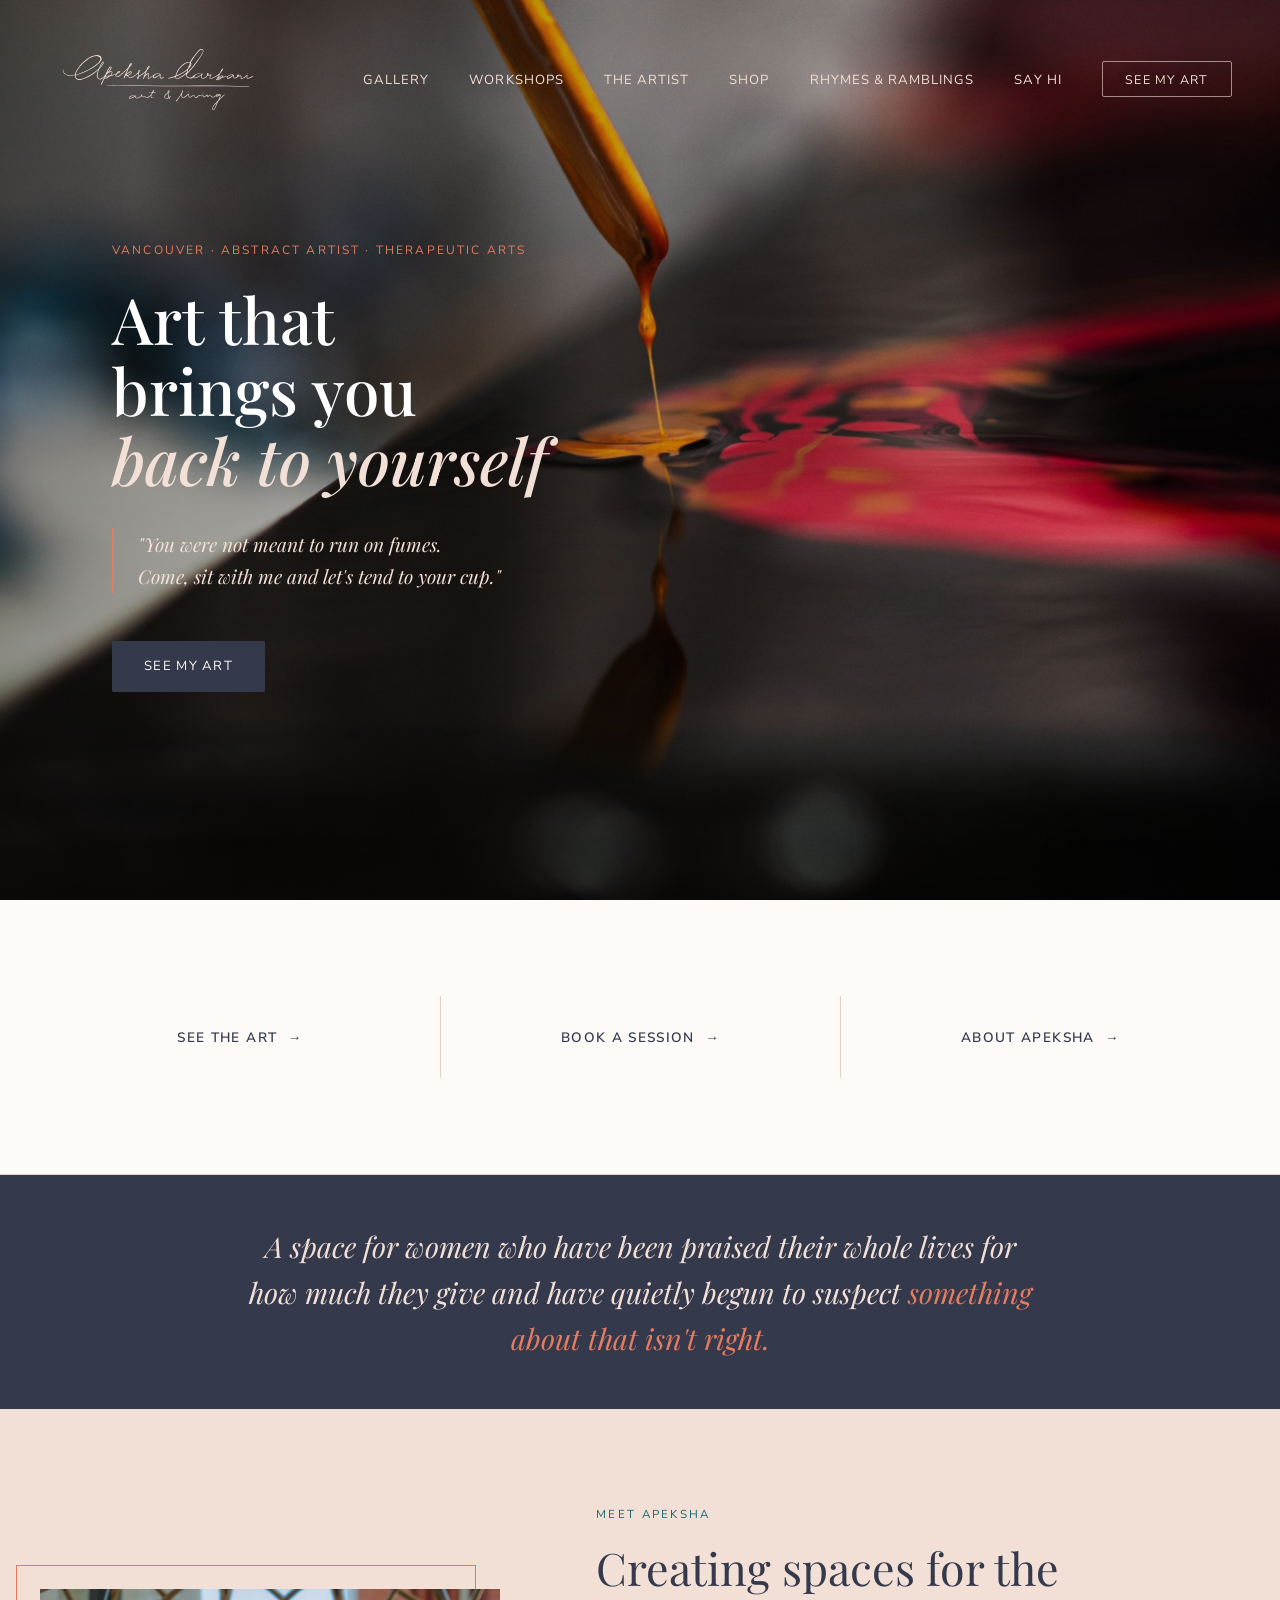
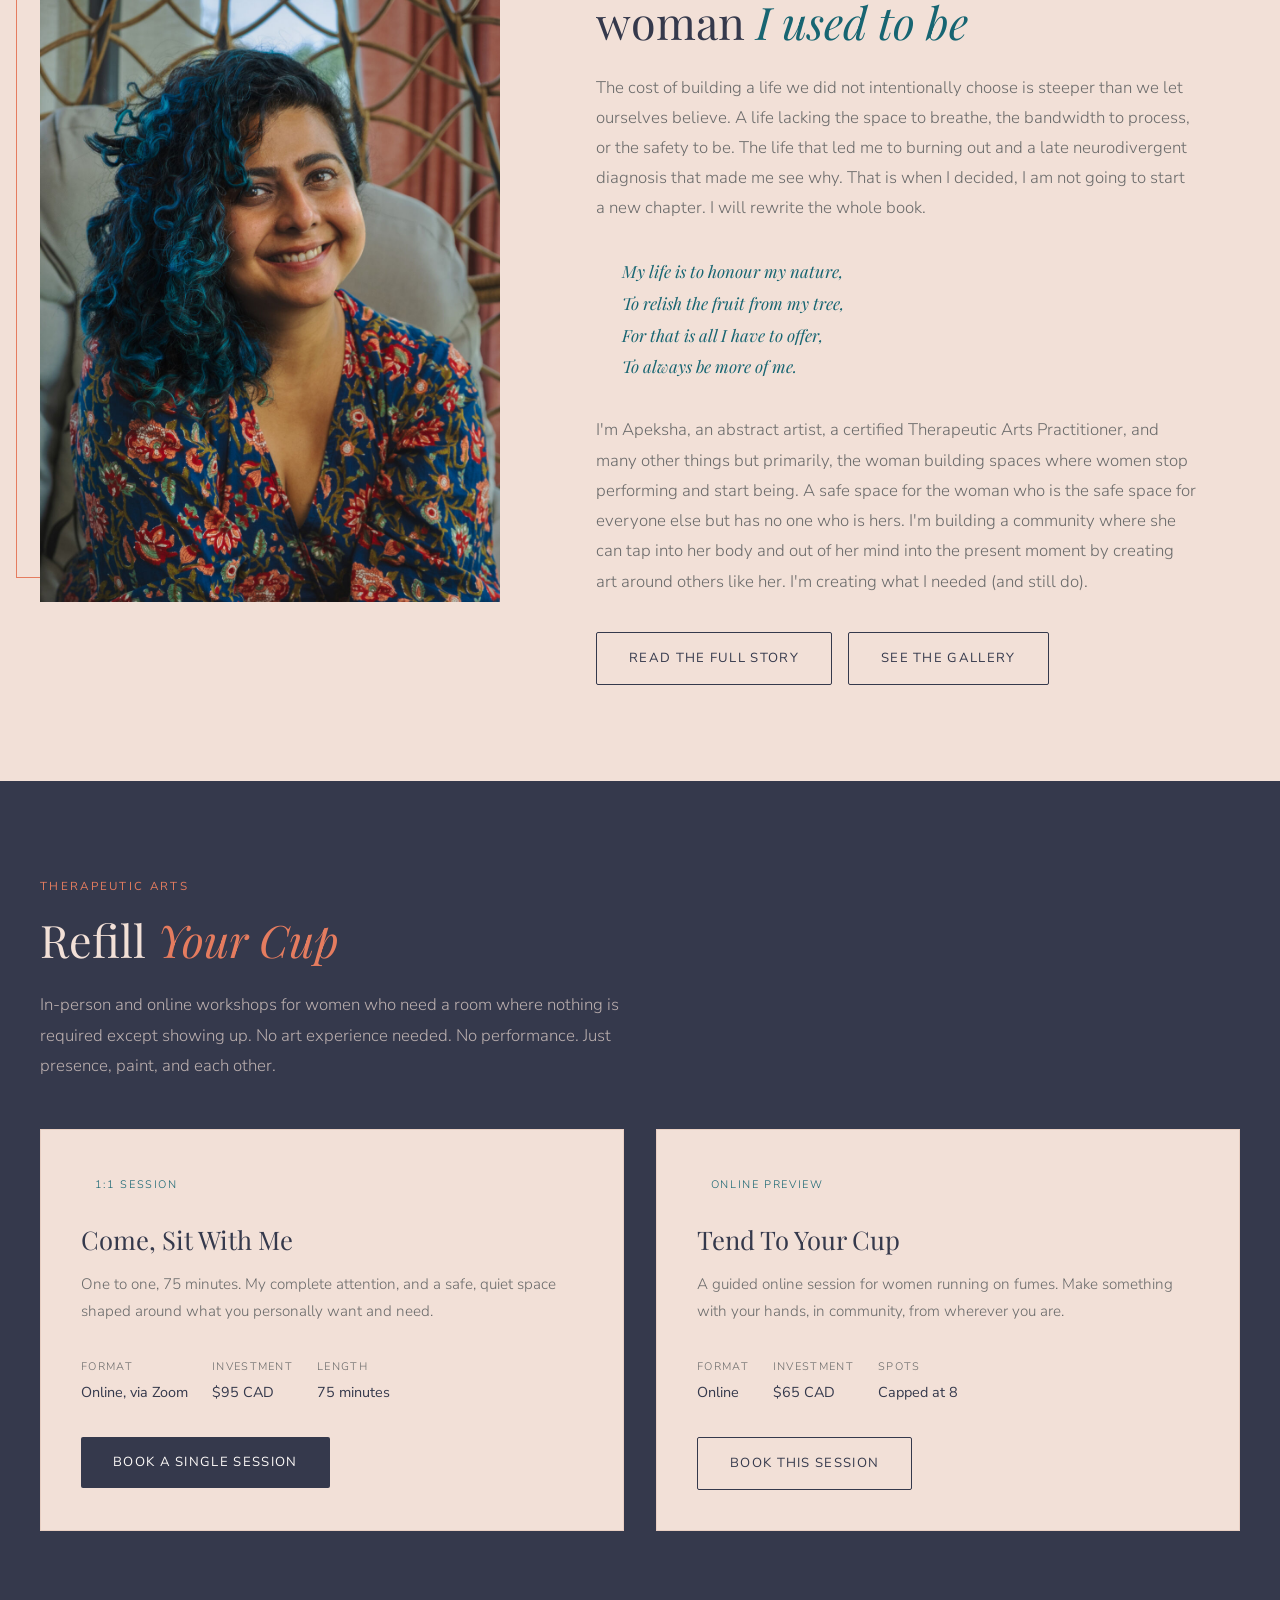
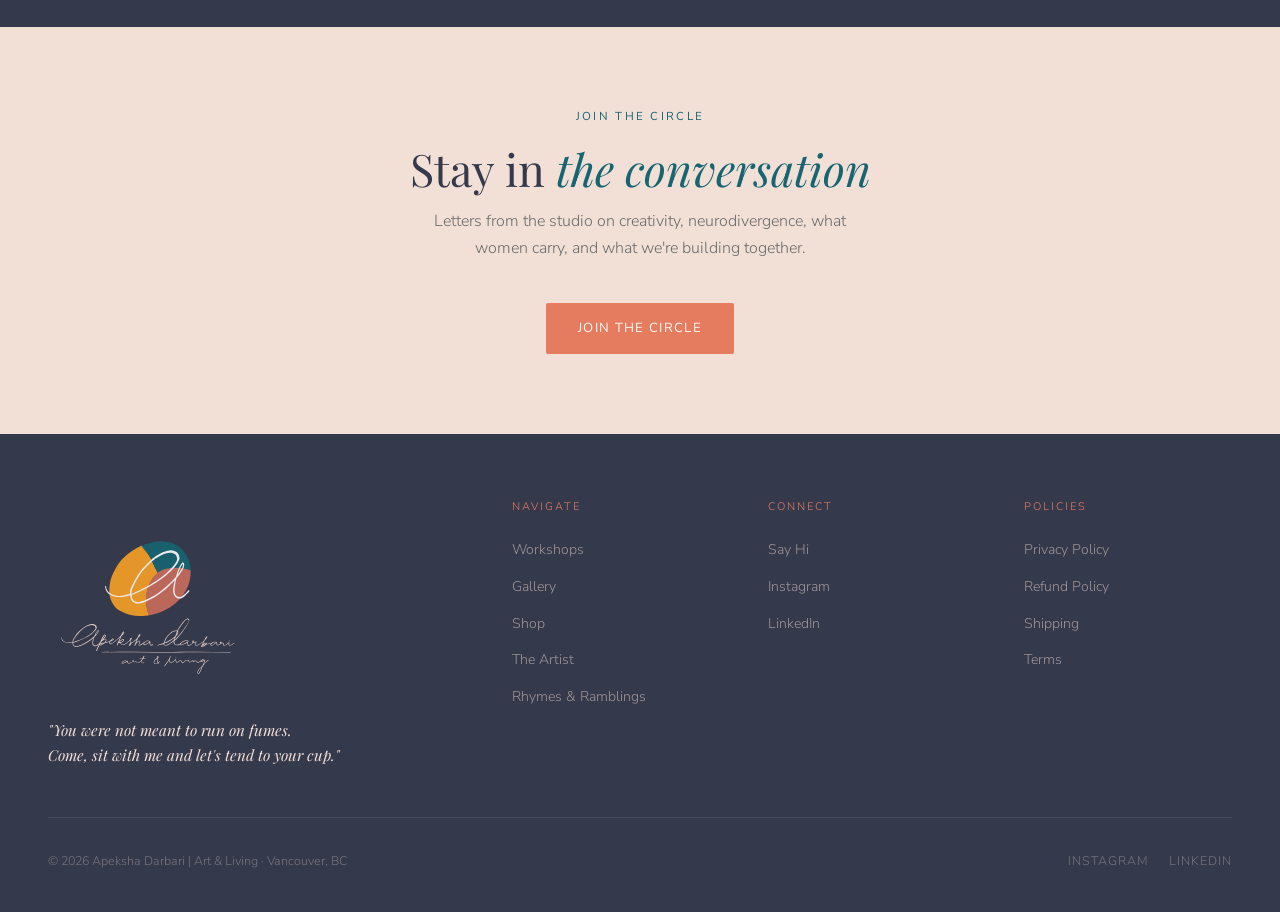
<file: index.html>
<!DOCTYPE html>
<html lang="en">
<head>
  <meta charset="UTF-8" />
  <meta name="viewport" content="width=device-width, initial-scale=1.0" />
  <title>Apeksha Darbari | Art & Living</title>
  <meta name="description" content="Vancouver-based abstract artist and therapeutic arts practitioner. Original pour paintings, workshops for women, and spaces to refill your cup." />
  <meta property="og:type" content="website" />
  <meta property="og:site_name" content="Apeksha Darbari | Art &amp; Living" />
  <meta property="og:url" content="https://apekshadarbari.com/" />
  <link rel="canonical" href="https://apekshadarbari.com/" />
  <meta property="og:title" content="Apeksha Darbari | Art &amp; Living" />
  <meta property="og:description" content="Vancouver-based abstract artist and therapeutic arts practitioner. Original pour paintings, workshops for women, and spaces to refill your cup." />
  <meta property="og:image" content="https://apekshadarbari.com/assets/paintings/DSCF7618_v04.jpg" />
  <meta name="twitter:card" content="summary_large_image" />
  <meta name="twitter:image" content="https://apekshadarbari.com/assets/paintings/DSCF7618_v04.jpg" />
  <script type="application/ld+json">
  {
    "@context": "https://schema.org",
    "@type": "LocalBusiness",
    "name": "Apeksha Darbari | Art & Living",
    "description": "Vancouver-based abstract artist and therapeutic arts practitioner. Original pour paintings, workshops for women, and spaces to refill your cup.",
    "url": "https://apekshadarbari.com/",
    "image": "https://apekshadarbari.com/assets/paintings/DSCF7618_v04.jpg",
    "priceRange": "$$",
    "address": {
      "@type": "PostalAddress",
      "addressLocality": "Vancouver",
      "addressRegion": "BC",
      "addressCountry": "CA"
    },
    "founder": {
      "@type": "Person",
      "name": "Apeksha Darbari",
      "jobTitle": "Abstract Artist & Therapeutic Arts Practitioner",
      "url": "https://apekshadarbari.com/pages/about"
    },
    "sameAs": [
      "https://www.instagram.com/apekshadarbari",
      "https://www.linkedin.com/in/apekshadarbari"
    ]
  }
  </script>
  <link rel="stylesheet" href="css/style.css" />
  <link rel="icon" type="image/x-icon" href="/favicon.ico" />
  <link rel="icon" type="image/png" sizes="32x32" href="/favicon-32x32.png" />
  <link rel="icon" type="image/png" sizes="16x16" href="/favicon-16x16.png" />
  <link rel="apple-touch-icon" sizes="180x180" href="/apple-touch-icon.png" />
  <link rel="preconnect" href="https://fonts.googleapis.com" />
  <link rel="preconnect" href="https://fonts.gstatic.com" crossorigin />
  <link rel="stylesheet" href="https://fonts.googleapis.com/css2?family=Playfair+Display:ital,wght@0,400;0,500;0,600;1,400;1,500&family=Nunito+Sans:wght@300;400;600&family=Kalam:wght@400;700&display=swap" />
  <style>
    /* Three-path fork: quick self-select doorways directly under the hero, so a visitor can
       route themselves (art / sessions / about) within seconds of landing. Labels below are
       placeholders — final copy to follow separately. */
    .path-fork { background: var(--white); border-bottom: 1px solid var(--slate-dark); }
    .path-fork-inner {
      max-width: var(--max-width);
      margin: 0 auto;
      display: grid;
      grid-template-columns: repeat(3, 1fr);
    }
    .path-card {
      display: flex;
      align-items: center;
      justify-content: center;
      gap: 0.65rem;
      padding: 1.85rem 1rem;
      text-decoration: none;
      font-family: var(--font-body);
      font-size: 0.85rem;
      font-weight: 600;
      letter-spacing: 0.1em;
      text-transform: uppercase;
      color: var(--midnight);
      border-left: 1px solid var(--slate-dark);
      transition: color 0.2s ease, background 0.2s ease;
    }
    .path-card:first-child { border-left: none; }
    .path-card:hover { color: var(--clay); background: var(--slate); }
    .path-card-arrow { transition: transform 0.2s ease; }
    .path-card:hover .path-card-arrow { transform: translateX(4px); }
    @media (max-width: 700px) {
      .path-fork-inner { grid-template-columns: 1fr; }
      .path-card { border-left: none; border-top: 1px solid var(--slate-dark); }
      .path-card:first-child { border-top: none; }
    }
    .about-text .btn-row { display: flex; gap: 1rem; flex-wrap: wrap; margin-top: 0.5rem; }
  </style>
  <!-- Google tag (gtag.js) -->
  <script async src="https://www.googletagmanager.com/gtag/js?id=G-0LM9XW9N6Y"></script>
  <script>
    window.dataLayer = window.dataLayer || [];
    function gtag(){dataLayer.push(arguments);}
    gtag('js', new Date());
    gtag('config', 'G-0LM9XW9N6Y');
  </script>

  <!-- Meta Pixel Code -->
  <script>
  !function(f,b,e,v,n,t,s)
  {if(f.fbq)return;n=f.fbq=function(){n.callMethod?
  n.callMethod.apply(n,arguments):n.queue.push(arguments)};
  if(!f._fbq)f._fbq=n;n.push=n;n.loaded=!0;n.version='2.0';
  n.queue=[];t=b.createElement(e);t.async=!0;
  t.src=v;s=b.getElementsByTagName(e)[0];
  s.parentNode.insertBefore(t,s)}(window, document,'script',
  'https://connect.facebook.net/en_US/fbevents.js');
  fbq('init', '1409071834409371');
  fbq('track', 'PageView');
  </script>
  <noscript><img height="1" width="1" style="display:none"
  src="https://www.facebook.com/tr?id=1409071834409371&ev=PageView&noscript=1"
  /></noscript>
  <!-- End Meta Pixel Code -->

</head>
<body>

  <!-- NAV -->
  <nav>
    <a href="index.html" class="nav-logo">
      <img src="assets/branding/02_Logotype (with tagline)/apeksha-darbari_logotype-tagline_slate.svg" alt="Apeksha Darbari | Art & Living" />
    </a>
    <ul class="nav-links">
      <li><a href="pages/gallery.html">Gallery</a></li>
      <li><a href="pages/workshops.html">Workshops</a></li>
      <li><a href="pages/about.html">The Artist</a></li>
      <li class="studio-link"><a href="pages/studio.html">From the Studio</a></li>
      <li class="shop-link" style="display:none"><a href="https://shop.apekshadarbari.com">Shop</a></li>
      <li><a href="pages/poetry.html">Rhymes & Ramblings</a></li>
      <li><a href="pages/contact.html">Say Hi</a></li>
      <li><a href="pages/gallery.html" class="nav-cta">See My Art</a></li>
    </ul>
    <div class="hamburger" aria-label="Open menu" role="button" tabindex="0" aria-expanded="false">
      <span></span><span></span><span></span>
    </div>
  </nav>

  <!-- HERO -->
  <section class="hero" style="background-image: none;">
    <div class="hero-bg" style="background-image: url('assets/20250921_photoshoot_apeksha_darbari-04.jpeg');"></div>
    <div class="hero-overlay"></div>
    <div class="hero-text">
      <p class="hero-eyebrow">Vancouver · Abstract Artist · Therapeutic Arts</p>
      <h1 class="hero-title">
        Art that<br>
        brings you<br>
        <em>back to yourself</em>
      </h1>
      <p class="hero-tagline">
        "You were not meant to run on fumes.<br>
        Come, sit with me and let's tend to your cup."
      </p>
      <div class="hero-actions">
        <a href="pages/gallery.html" class="btn-primary">See My Art</a>
      </div>
    </div>
  </section>

  <!-- THREE PATHS: quick self-select doorways, sits directly under the hero so it's visible
       within a beat of landing. Labels are placeholders — final copy to follow separately. -->
  <section class="path-fork">
    <div class="path-fork-inner">
      <a href="pages/gallery.html" class="path-card">
        <span>See the Art</span>
        <span class="path-card-arrow" aria-hidden="true">&rarr;</span>
      </a>
      <a href="pages/workshops.html" class="path-card">
        <span>Book a Session</span>
        <span class="path-card-arrow" aria-hidden="true">&rarr;</span>
      </a>
      <a href="pages/about.html" class="path-card">
        <span>About Apeksha</span>
        <span class="path-card-arrow" aria-hidden="true">&rarr;</span>
      </a>
    </div>
  </section>

  <!-- INTRO STRIP -->
  <div class="intro-strip">
    <p>
      A space for women who have been praised their whole lives for how much they give
      and have quietly begun to suspect <span>something about that isn't right.</span>
    </p>
  </div>

  <!-- ABOUT PREVIEW -->
  <section class="about" id="meet-apeksha" style="background: var(--slate);">
    <div class="about-grid">
      <div class="about-image-wrap fade-up">
        <div class="about-image-accent"></div>
        <img
          src="assets/20250921_photoshoot_apeksha_darbari-11.jpg"
          alt="Apeksha Darbari, artist and therapeutic arts practitioner"
          loading="lazy"
        />
      </div>
      <div class="about-text fade-up">
        <span class="section-eyebrow">Meet Apeksha</span>
        <h2 class="section-title">Creating spaces for the<br>woman <em>I used to be</em></h2>
        <p class="section-body">
          The cost of building a life we did not intentionally choose is steeper than we let ourselves believe. A life lacking the space to breathe, the bandwidth to process, or the safety to be. The life that led me to burning out and a late neurodivergent diagnosis that made me see why. That is when I decided, I am not going to start a new chapter. I will rewrite the whole book.
        </p>
        <div class="about-poem">
          My life is to honour my nature,<br>
          To relish the fruit from my tree,<br>
          For that is all I have to offer,<br>
          To always be more of me.
        </div>
        <p class="section-body">
          I'm Apeksha, an abstract artist, a certified Therapeutic Arts Practitioner, and many other things but primarily, the woman building spaces where women stop performing and start being. A safe space for the woman who is the safe space for everyone else but has no one who is hers. I'm building a community where she can tap into her body and out of her mind into the present moment by creating art around others like her. I'm creating what I needed (and still do).
        </p>
        <br>
        <div class="btn-row">
          <a href="pages/about.html" class="btn-secondary">Read the full story</a>
          <a href="pages/gallery.html" class="btn-secondary">See the gallery</a>
        </div>
      </div>
    </div>
  </section>


  <!-- WORKSHOPS PREVIEW -->
  <section class="workshops" style="background: var(--midnight);">
    <div class="container">
      <span class="section-eyebrow">Therapeutic Arts</span>
      <h2 class="section-title" style="color: var(--slate);">Refill <em style="color: var(--clay)">Your Cup</em></h2>
      <p class="section-body" style="color: rgba(242,224,215,0.7);">
        In-person and online workshops for women who need a room where nothing is required except showing up.
        No art experience needed. No performance. Just presence, paint, and each other.
      </p>
      <div class="workshops-grid" style="margin-top: 3rem;">

        <div class="workshop-card fade-up" style="background: var(--slate);">
          <span class="workshop-tag">1:1 Session</span>
          <h3 class="workshop-title">Come, Sit With Me</h3>
          <p class="workshop-desc">
            One to one, 75 minutes. My complete attention, and a safe, quiet
            space shaped around what you personally want and need.
          </p>
          <div class="workshop-meta">
            <div class="workshop-meta-item">
              <span class="workshop-meta-label">Format</span>
              <span class="workshop-meta-value">Online, via Zoom</span>
            </div>
            <div class="workshop-meta-item">
              <span class="workshop-meta-label">Investment</span>
              <span class="workshop-meta-value">$95 CAD</span>
            </div>
            <div class="workshop-meta-item">
              <span class="workshop-meta-label">Length</span>
              <span class="workshop-meta-value">75 minutes</span>
            </div>
          </div>
          <a href="pages/1-1-session.html" class="btn-primary">Book a single session</a>
        </div>

        <div class="workshop-card fade-up" style="background: var(--slate);">
          <span class="workshop-tag">Online Preview</span>
          <h3 class="workshop-title">Tend To Your Cup</h3>
          <p class="workshop-desc">
            A guided online session for women running on fumes. Make
            something with your hands, in community, from wherever you are.
          </p>
          <div class="workshop-meta">
            <div class="workshop-meta-item">
              <span class="workshop-meta-label">Format</span>
              <span class="workshop-meta-value">Online</span>
            </div>
            <div class="workshop-meta-item">
              <span class="workshop-meta-label">Investment</span>
              <span class="workshop-meta-value">$65 CAD</span>
            </div>
            <div class="workshop-meta-item">
              <span class="workshop-meta-label">Spots</span>
              <span class="workshop-meta-value">Capped at 8</span>
            </div>
          </div>
          <a href="pages/online-session.html" class="btn-secondary">Book this session</a>
        </div>

      </div>
    </div>
  </section>

  <!-- EMAIL STRIP -->
  <section class="email-strip" style="background: var(--slate);">
    <span class="section-eyebrow">Join the circle</span>
    <h2 class="section-title">Stay in <em>the conversation</em></h2>
    <p>Letters from the studio on creativity, neurodivergence, what women carry, and what we're building together.</p>
    <a href="https://apekshadarbari.myflodesk.com/dmn24att1h" target="_blank" class="btn-primary">Join the circle</a>
  </section>

  <!-- FOOTER -->
  <footer>
    <div class="footer-grid">
      <div>
        <img src="assets/branding/01_Logo full/apeksha-darbari_logo-full_colour-slate.svg" alt="Apeksha Darbari emblem" class="footer-emblem" />
        <p class="footer-brand-tagline">"You were not meant to run on fumes.<br>Come, sit with me and let's tend to your cup."</p>
      </div>
      <div>
        <p class="footer-heading">Navigate</p>
        <ul class="footer-links">
          <li><a href="pages/workshops.html">Workshops</a></li>
          <li><a href="pages/gallery.html">Gallery</a></li>
          <li class="studio-link"><a href="pages/studio.html">From the Studio</a></li>
          <li class="shop-link" style="display:none"><a href="https://shop.apekshadarbari.com">Shop</a></li>
          <li><a href="pages/about.html">The Artist</a></li>
          <li><a href="pages/poetry.html">Rhymes & Ramblings</a></li>
        </ul>
      </div>
      <div>
        <p class="footer-heading">Connect</p>
        <ul class="footer-links">
          <li><a href="pages/contact.html">Say Hi</a></li>
          <li><a href="https://www.instagram.com/apekshadarbari" target="_blank" rel="noopener">Instagram</a></li>
          <li><a href="https://www.linkedin.com/in/apekshadarbari" target="_blank" rel="noopener">LinkedIn</a></li>
        </ul>
      </div>
      <div>
        <p class="footer-heading">Policies</p>
        <ul class="footer-links">
          <li><a href="pages/privacy.html">Privacy Policy</a></li>
          <li><a href="pages/refunds.html">Refund Policy</a></li>
          <li><a href="pages/shipping.html">Shipping</a></li>
          <li><a href="pages/terms.html">Terms</a></li>
        </ul>
      </div>
    </div>
    <div class="footer-bottom">
      <p>© 2026 Apeksha Darbari | Art & Living · Vancouver, BC</p>
      <div class="social-links">
        <a href="https://www.instagram.com/apekshadarbari" target="_blank" rel="noopener">Instagram</a>
        <a href="https://www.linkedin.com/in/apekshadarbari" target="_blank" rel="noopener">LinkedIn</a>
      </div>
    </div>
  </footer>

  <script src="js/main.js"></script>
</body>
</html>
</file>
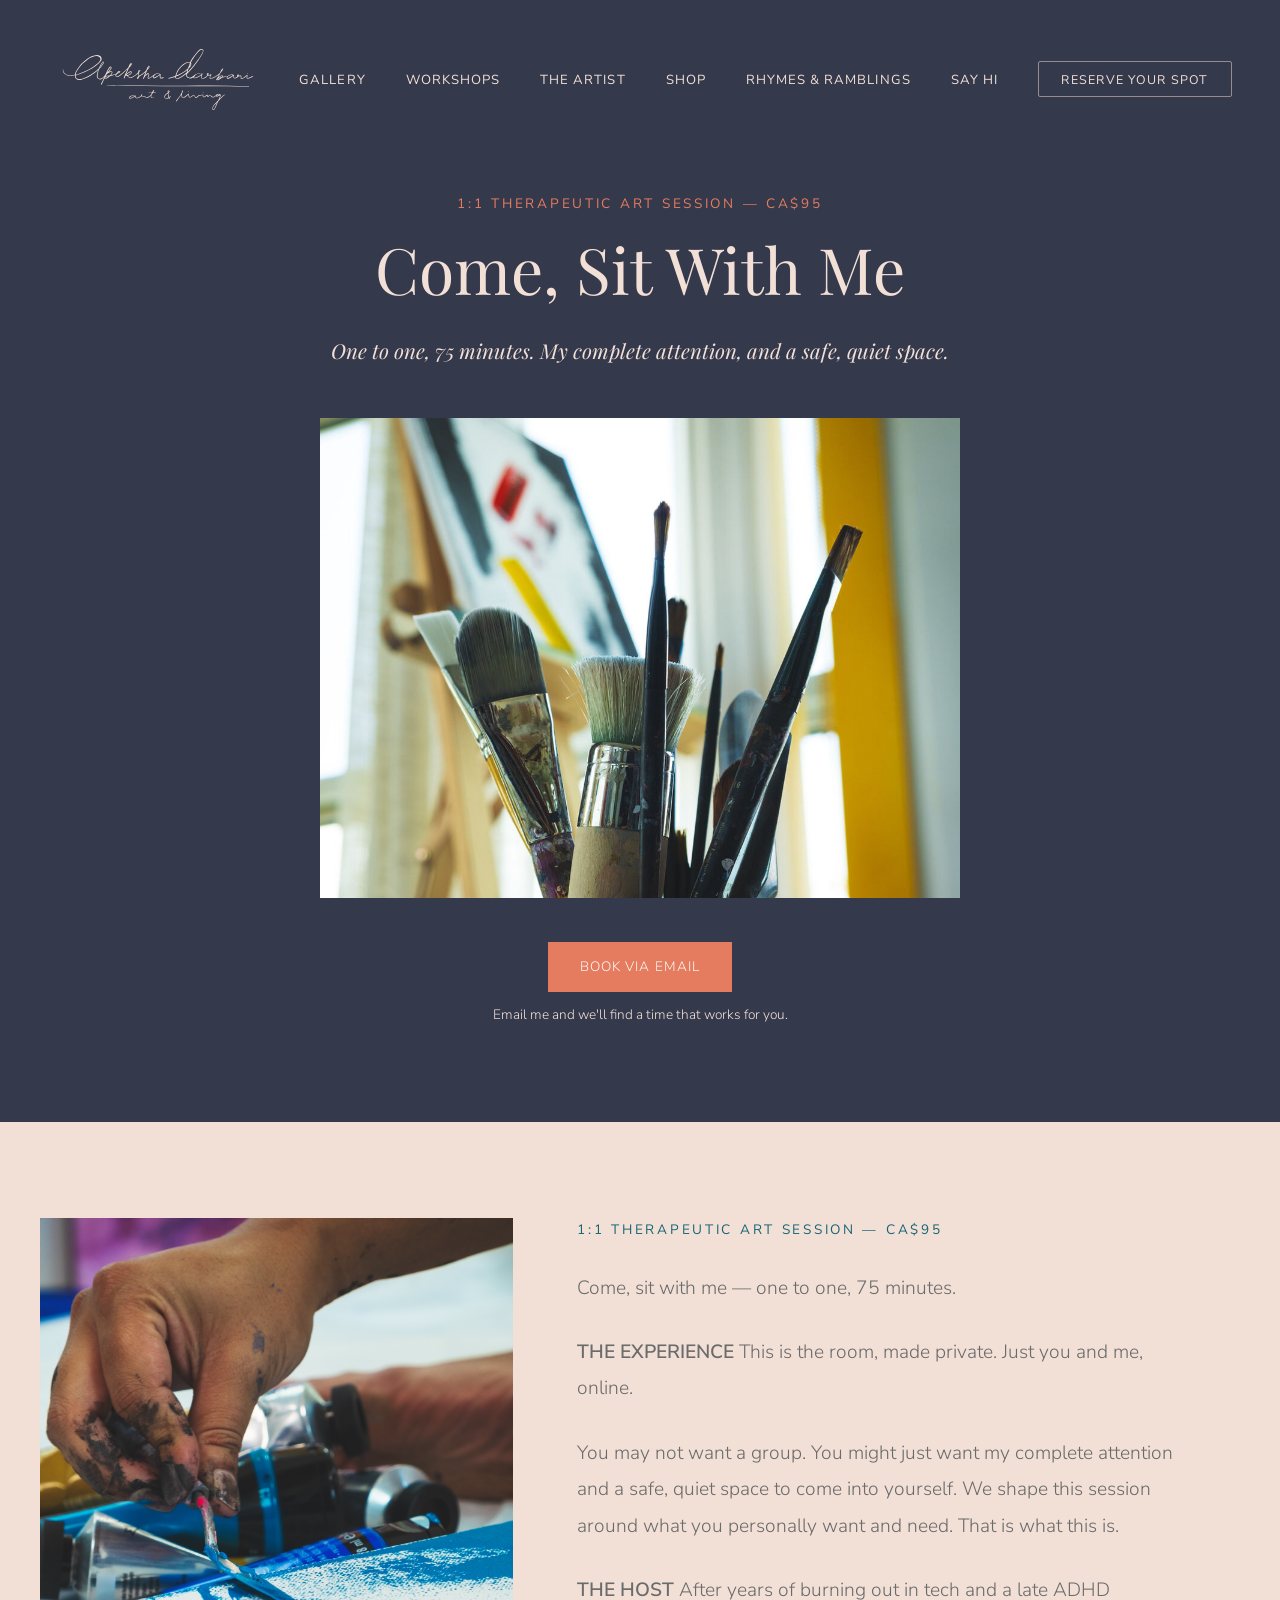
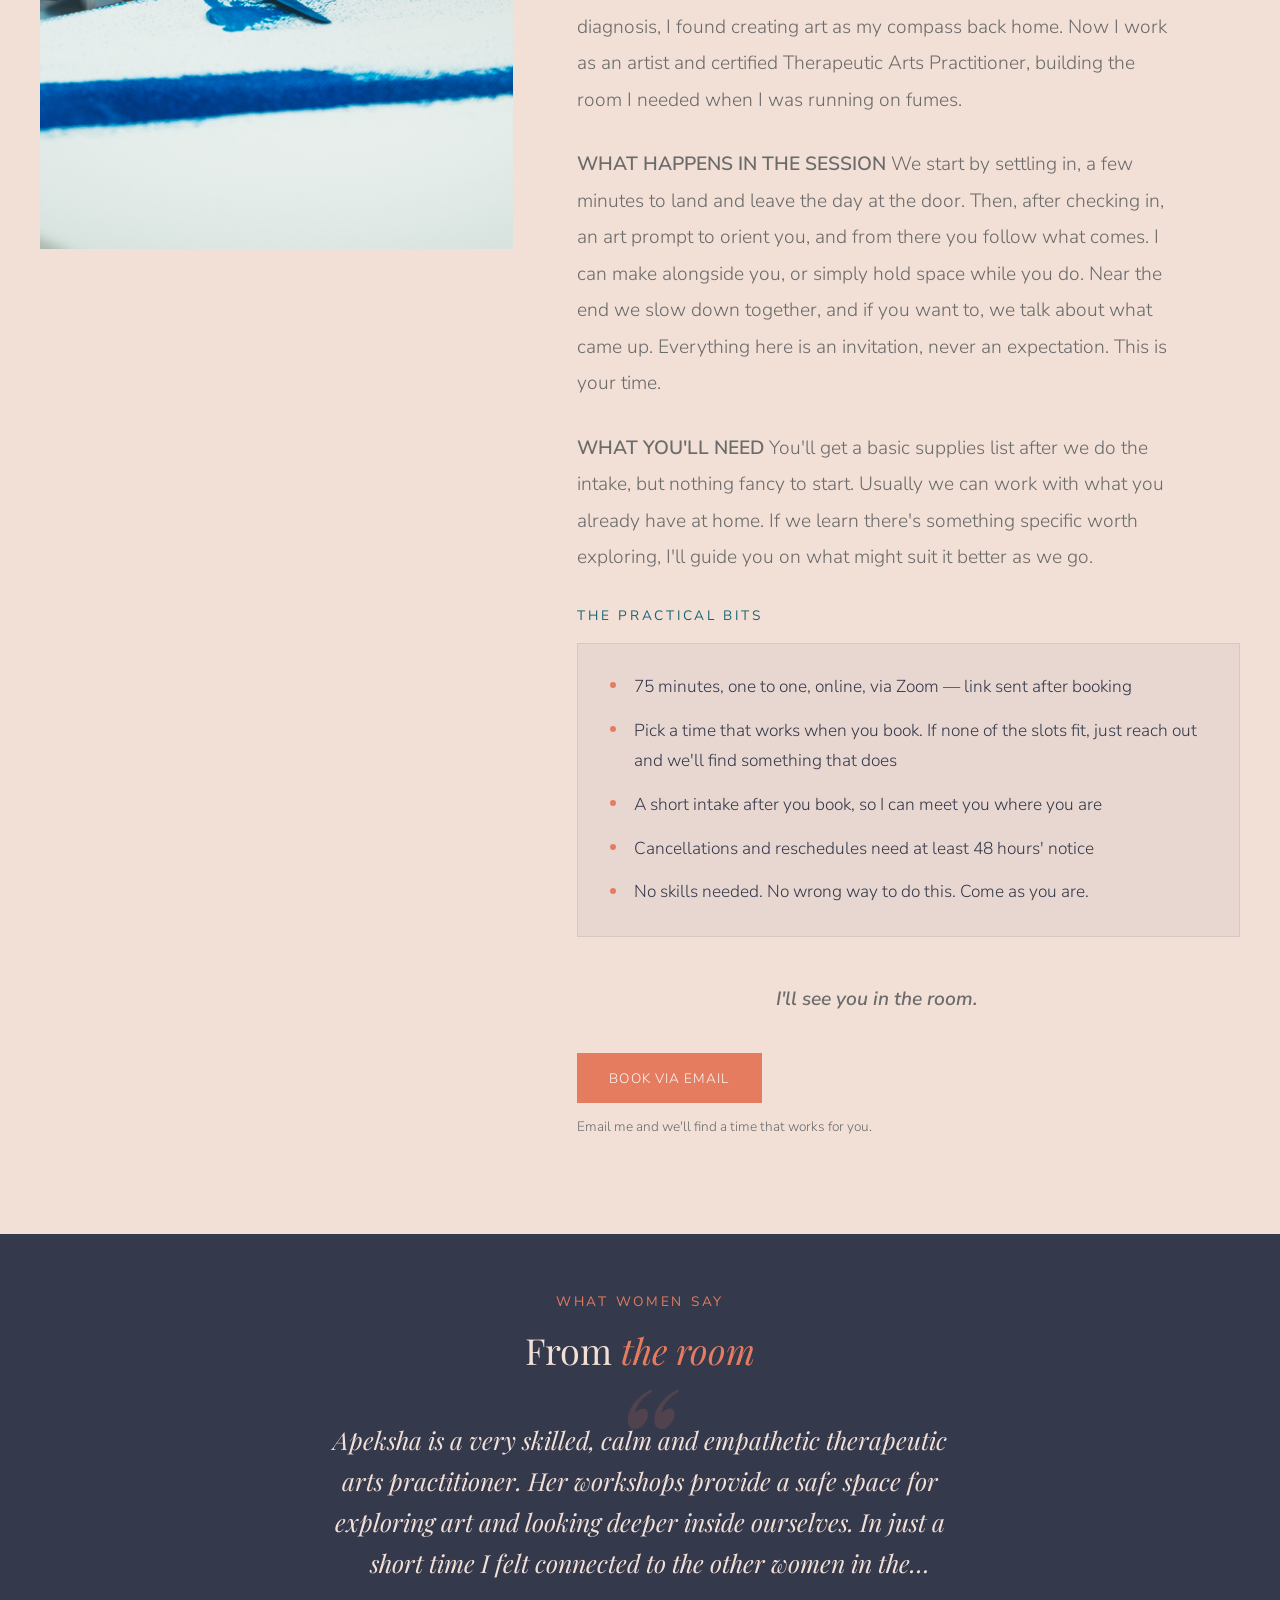
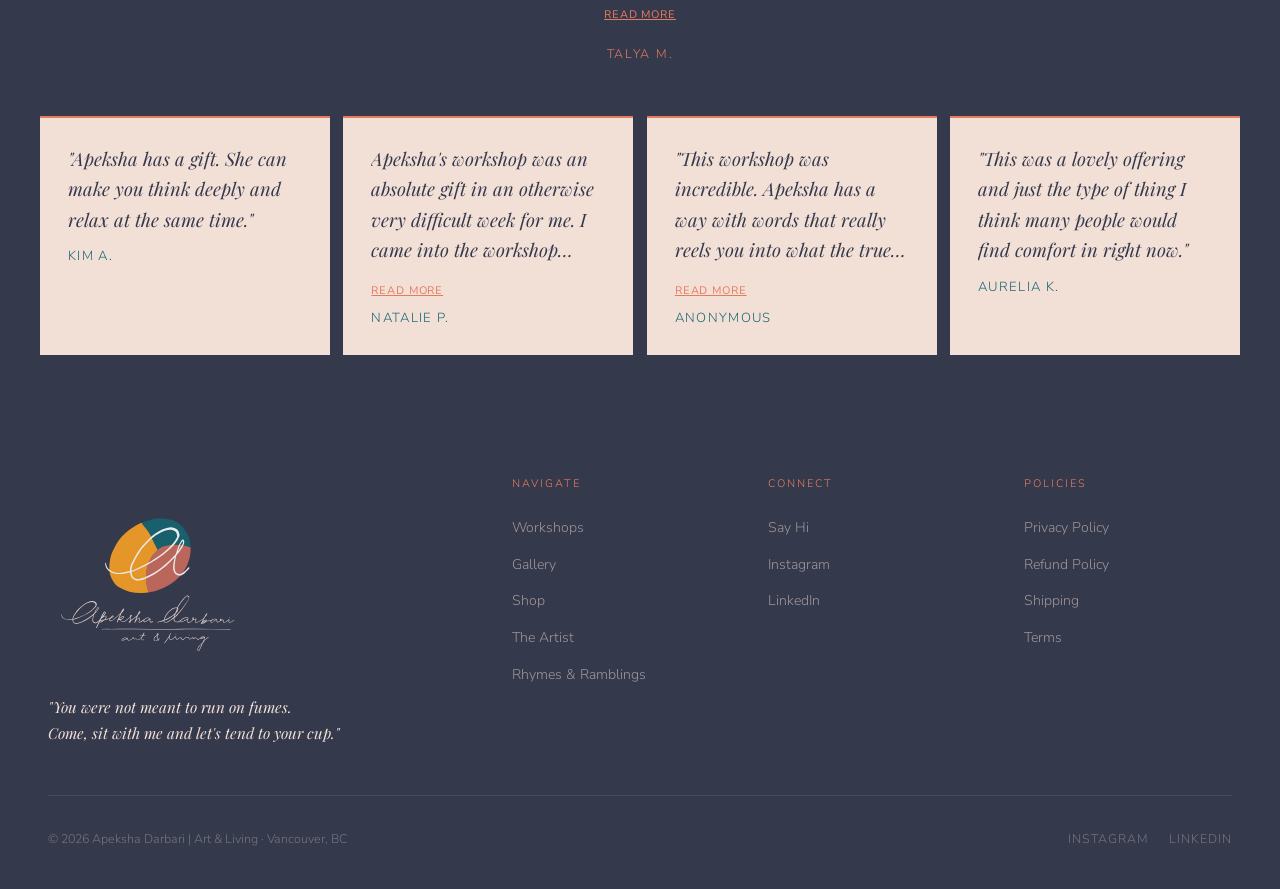
<file: pages/1-1-session.html>
<!DOCTYPE html>
<html lang="en">
<head>
  <meta charset="UTF-8" />
  <meta name="viewport" content="width=device-width, initial-scale=1.0" />
  <title>1:1 Therapeutic Art Session | Apeksha Darbari | Art &amp; Living</title>
  <meta name="description" content="Book a 1:1 therapeutic art session with Apeksha Darbari — CA$95, 75 minutes, online. My complete attention, and a safe, quiet space shaped around what you need." />
  <meta property="og:type" content="website" />
  <meta property="og:site_name" content="Apeksha Darbari | Art &amp; Living" />
  <meta property="og:url" content="https://apekshadarbari.com/pages/1-1-session" />
  <link rel="canonical" href="https://apekshadarbari.com/pages/1-1-session" />
  <meta property="og:title" content="1:1 Therapeutic Art Session | Apeksha Darbari | Art &amp; Living" />
  <meta property="og:description" content="Come, sit with me — one to one, 75 minutes. A safe, quiet space to come into yourself, online." />
  <meta property="og:image" content="https://apekshadarbari.com/assets/20250921_photoshoot_apeksha_darbari-32.jpg" />
  <meta name="twitter:card" content="summary_large_image" />
  <meta name="twitter:image" content="https://apekshadarbari.com/assets/20250921_photoshoot_apeksha_darbari-32.jpg" />
  <link rel="stylesheet" href="../css/style.css" />
  <link rel="icon" type="image/x-icon" href="/favicon.ico" />
  <link rel="icon" type="image/png" sizes="32x32" href="/favicon-32x32.png" />
  <link rel="icon" type="image/png" sizes="16x16" href="/favicon-16x16.png" />
  <link rel="apple-touch-icon" sizes="180x180" href="/apple-touch-icon.png" />
  <link rel="preconnect" href="https://fonts.googleapis.com" />
  <link rel="preconnect" href="https://fonts.gstatic.com" crossorigin />
  <link rel="stylesheet" href="https://fonts.googleapis.com/css2?family=Playfair+Display:ital,wght@0,400;0,500;0,600;1,400;1,500&family=Nunito+Sans:wght@300;400;600&family=Kalam:wght@400;700&display=swap" />
  <style>
    .workshop-hero-text {
      max-width: 680px;
      font-family: var(--font-display);
      font-style: italic;
      font-size: 1.15rem;
      color: var(--slate);
      line-height: 1.85;
      margin-top: 1.5rem;
    }
    .flyer-eyebrow {
      font-size: 0.72rem;
      letter-spacing: 0.2em;
      text-transform: uppercase;
      color: var(--clay);
      font-weight: 400;
      margin-top: 2.5rem;
      margin-bottom: 1rem;
      display: block;
    }
    .flyer-grid {
      display: grid;
      grid-template-columns: repeat(2, 1fr);
      gap: 2.5rem 3rem;
      margin-top: 1rem;
    }
    .flyer-label {
      font-size: 0.72rem;
      letter-spacing: 0.2em;
      text-transform: uppercase;
      color: var(--clay);
      font-weight: 400;
      margin-bottom: 1rem;
      display: block;
    }
    .flyer-block .section-body { color: var(--slate); max-width: 100%; }

    /* Featured testimonial: visual anchor of the section */
    .testimonial-featured {
      position: relative;
      max-width: 700px;
      margin: 2.5rem auto 3.25rem;
      padding: 0.5rem 1.5rem 0;
      text-align: center;
    }
    .testimonial-quote-mark {
      position: absolute;
      top: -3.25rem;
      left: 50%;
      transform: translateX(-50%);
      font-family: var(--font-display);
      font-style: italic;
      font-size: 10rem;
      line-height: 1;
      color: var(--clay);
      opacity: 0.16;
      pointer-events: none;
      user-select: none;
      z-index: 0;
    }
    .testimonial-featured-quote {
      position: relative;
      z-index: 1;
      font-family: var(--font-display);
      font-style: italic;
      font-weight: 400;
      font-size: 1.55rem;
      color: var(--slate);
      line-height: 1.65;
      margin-bottom: 1rem;
      display: -webkit-box;
      -webkit-line-clamp: 4;
      -webkit-box-orient: vertical;
      overflow: hidden;
    }
    .testimonial-featured-quote.expanded {
      display: block;
      -webkit-line-clamp: unset;
      overflow: visible;
    }
    .testimonial-featured-name {
      position: relative;
      z-index: 1;
      font-size: 0.78rem;
      letter-spacing: 0.14em;
      text-transform: uppercase;
      color: var(--clay);
      margin-top: 0.75rem;
    }
    @media (max-width: 768px) {
      .testimonial-quote-mark { font-size: 7rem; top: -2.5rem; }
      .testimonial-featured-quote { font-size: 1.25rem; }
    }

    /* Secondary testimonials: smaller, tighter, visually subordinate to the featured quote */
    .testimonial-grid {
      display: grid;
      grid-template-columns: repeat(4, 1fr);
      gap: 0.85rem;
      max-width: var(--max-width);
      margin: 0 auto;
    }
    .testimonial-card {
      background: var(--white);
      padding: 1.6rem 1.75rem;
      border-top: 2px solid var(--clay);
    }
    .testimonial-quote {
      font-family: var(--font-display);
      font-style: italic;
      font-weight: 400;
      font-size: 1.15rem;
      color: var(--midnight);
      line-height: 1.65;
      margin-bottom: 0.65rem;
      display: -webkit-box;
      -webkit-line-clamp: 4;
      -webkit-box-orient: vertical;
      overflow: hidden;
    }
    .testimonial-quote.expanded {
      display: block;
      -webkit-line-clamp: unset;
      overflow: visible;
    }
    .testimonial-toggle {
      display: inline-block;
      background: none;
      border: none;
      padding: 0;
      margin-bottom: 0.6rem;
      font-family: var(--font-body);
      font-size: 0.68rem;
      letter-spacing: 0.08em;
      text-transform: uppercase;
      color: var(--clay);
      text-decoration: underline;
      cursor: pointer;
    }
    .testimonial-name {
      font-size: 0.82rem;
      letter-spacing: 0.1em;
      text-transform: uppercase;
      color: var(--text-muted);
    }
    @media (max-width: 900px) {
      .testimonial-grid { grid-template-columns: repeat(2, 1fr); }
    }
    @media (max-width: 768px) {
      .testimonial-grid { grid-template-columns: 1fr; }
    }

    .btn-clay {
      display: inline-block;
      background: var(--clay);
      color: var(--white);
      padding: 0.85rem 2rem;
      font-family: var(--font-body);
      font-size: 0.85rem;
      letter-spacing: 0.08em;
      text-transform: uppercase;
      border: none;
      cursor: pointer;
      transition: background 0.2s ease, transform 0.2s ease;
      text-decoration: none;
    }
    .btn-clay:hover { background: #d4694d; transform: translateY(-1px); }

    /* Larger, more readable body copy, matching the workshops page */
    .section-body { font-size: 1.2rem; line-height: 1.9; }
    .flyer-block .section-body { font-size: 1.2rem; }
    .section-eyebrow, .flyer-eyebrow, .flyer-label { font-size: 0.85rem; }
    .workshop-hero-text { font-size: 1.28rem; }
    @media (max-width: 768px) {
      .section-body, .flyer-block .section-body { font-size: 1.12rem; }
    }

    .hero-photo {
      max-width: 640px;
      margin: 3rem auto 0;
      aspect-ratio: 4 / 3;
      overflow: hidden;
    }
    .hero-photo img { width: 100%; height: 100%; object-fit: cover; object-position: center 35%; display: block; }

    .offer-section { padding: var(--section-pad); }
    .offer-on-slate .section-body { color: var(--text-muted); }
    .offer-on-slate .flyer-eyebrow { color: var(--teal); }
    .offer-on-midnight .section-body { color: var(--slate); }

    .offer-layout {
      max-width: var(--max-width);
      margin: 0 auto;
      display: grid;
      grid-template-columns: 5fr 7fr;
      gap: 4rem;
      align-items: start;
    }
    .offer-section.offer-reverse .offer-layout { grid-template-columns: 7fr 5fr; }
    .offer-layout > * { min-width: 0; }
    .offer-image-col { position: relative; }
    .offer-sticky-image { position: sticky; top: 6.5rem; width: 100%; overflow: hidden; }
    .offer-content-col > .section-body,
    .offer-content-col > .flyer-eyebrow,
    .offer-content-col > .reference-card,
    .offer-content-col > .btn-clay,
    .offer-content-col > p {
      margin-top: 1.75rem;
    }
    .offer-content-col > .flyer-eyebrow:first-child,
    .offer-content-col > .section-body:first-child {
      margin-top: 0;
    }

    .offer-signoff {
      font-style: italic;
      font-weight: 600;
      text-align: center;
      margin-top: 2.75rem !important;
      margin-bottom: 0.5rem;
    }

    @media (max-width: 900px) {
      .offer-layout,
      .offer-section.offer-reverse .offer-layout { grid-template-columns: 1fr; gap: 2rem; }
      .offer-sticky-image { position: static; }
      .offer-section.offer-reverse .offer-image-col { order: -1; }
    }

    .reference-card { margin-top: 0.5rem; padding: 1.75rem 2rem; }
    .reference-card ul { list-style: none; margin: 0; padding: 0; }
    .reference-card li {
      position: relative;
      padding-left: 1.5rem;
      font-size: 1.08rem;
      line-height: 1.75;
      margin-bottom: 0.85rem;
    }
    .reference-card li:last-child { margin-bottom: 0; }
    .reference-card li::before {
      content: '';
      position: absolute;
      left: 0;
      top: 0.6em;
      width: 6px;
      height: 6px;
      border-radius: 50%;
      background: var(--clay);
    }
    .reference-card-on-slate { background: rgba(53, 57, 76, 0.05); border: 1px solid rgba(53, 57, 76, 0.1); }
    .reference-card-on-slate li { color: var(--midnight); }
    .reference-card-on-midnight { background: rgba(242, 224, 215, 0.06); border: 1px solid rgba(242, 224, 215, 0.15); }
    .reference-card-on-midnight li { color: var(--slate); }

    @media (max-width: 768px) {
      .hero-photo { aspect-ratio: 1 / 1; }
    }

    /* Top CTA, directly under the hero — same button as the one repeated at the bottom */
    .top-cta { text-align: center; margin-top: 2.75rem; }
    .top-cta p { font-size: 0.85rem; color: var(--slate); margin-top: 0.7rem; }
  </style>
  <!-- Google tag (gtag.js) -->
  <script async src="https://www.googletagmanager.com/gtag/js?id=G-0LM9XW9N6Y"></script>
  <script>
    window.dataLayer = window.dataLayer || [];
    function gtag(){dataLayer.push(arguments);}
    gtag('js', new Date());
    gtag('config', 'G-0LM9XW9N6Y');
  </script>

  <!-- Meta Pixel Code -->
  <script>
  !function(f,b,e,v,n,t,s)
  {if(f.fbq)return;n=f.fbq=function(){n.callMethod?
  n.callMethod.apply(n,arguments):n.queue.push(arguments)};
  if(!f._fbq)f._fbq=n;n.push=n;n.loaded=!0;n.version='2.0';
  n.queue=[];t=b.createElement(e);t.async=!0;
  t.src=v;s=b.getElementsByTagName(e)[0];
  s.parentNode.insertBefore(t,s)}(window, document,'script',
  'https://connect.facebook.net/en_US/fbevents.js');
  fbq('init', '1409071834409371');
  fbq('track', 'PageView');
  </script>
  <noscript><img height="1" width="1" style="display:none"
  src="https://www.facebook.com/tr?id=1409071834409371&ev=PageView&noscript=1"
  /></noscript>
  <!-- End Meta Pixel Code -->

</head>
<body>

  <nav class="nav-light">
    <a href="../index.html" class="nav-logo">
      <img src="../assets/branding/02_Logotype (with tagline)/apeksha-darbari_logotype-tagline_slate.svg" alt="Apeksha Darbari | Art &amp; Living" />
    </a>
    <ul class="nav-links">
      <li><a href="../pages/gallery.html">Gallery</a></li>
      <li><a href="../pages/workshops.html">Workshops</a></li>
      <li><a href="../pages/about.html">The Artist</a></li>
      <li class="studio-link"><a href="../pages/studio.html">From the Studio</a></li>
      <li class="shop-link" style="display:none"><a href="https://shop.apekshadarbari.com">Shop</a></li>
      <li><a href="../pages/poetry.html">Rhymes &amp; Ramblings</a></li>
      <li><a href="../pages/contact.html">Say Hi</a></li>
      <li><a href="../pages/workshops.html" class="nav-cta">Reserve Your Spot</a></li>
    </ul>
    <div class="hamburger" aria-label="Open menu" role="button" tabindex="0" aria-expanded="false">
      <span></span><span></span><span></span>
    </div>
  </nav>

  <div class="page-hero">
    <div class="page-hero-inner">
      <div style="text-align: center;">
        <span class="section-eyebrow">1:1 Therapeutic Art Session &mdash; CA$95</span>
        <h1 class="section-title" style="font-size: clamp(2.5rem, 5vw, 4.5rem);">
          Come, Sit With Me
        </h1>
        <p class="workshop-hero-text" style="margin-left: auto; margin-right: auto;">
          One to one, 75 minutes. My complete attention, and a safe, quiet space.
        </p>
      </div>
      <div class="hero-photo fade-up">
        <img
          src="../assets/20250921_photoshoot_apeksha_darbari-01.jpg"
          alt="Paintbrushes resting in a jar of water by a sunlit window."
          loading="lazy"
        />
      </div>
      <div class="top-cta fade-up">
        <a href="mailto:apeksha@apekshadarbari.com?subject=Booking%20a%201%3A1%20Therapeutic%20Art%20Session" class="btn-clay">Book via Email</a>
        <p>Email me and we'll find a time that works for you.</p>
      </div>
    </div>
  </div>

  <!-- 1:1 Therapeutic Art Session (image left, sticky alongside the full text column) -->
  <section class="offer-section offer-on-slate" style="background: var(--slate);">
    <div class="offer-layout">
      <div class="offer-image-col fade-up">
        <div class="about-image-wrap offer-sticky-image">
          <img
            src="../assets/20250921_photoshoot_apeksha_darbari-32.jpg"
            alt="Hands mixing blue paint with a palette knife."
            loading="lazy"
          />
          <div class="about-image-accent"></div>
        </div>
      </div>
      <div class="offer-content-col fade-up">
        <p class="flyer-eyebrow">1:1 Therapeutic Art Session &mdash; CA$95</p>
        <p class="section-body">Come, sit with me &mdash; one to one, 75 minutes.</p>
        <p class="section-body"><strong>THE EXPERIENCE</strong> This is the room, made private. Just you and me, online.</p>
        <p class="section-body">You may not want a group. You might just want my complete attention and a safe, quiet space to come into yourself. We shape this session around what you personally want and need. That is what this is.</p>
        <p class="section-body"><strong>THE HOST</strong> After years of burning out in tech and a late ADHD diagnosis, I found creating art as my compass back home. Now I work as an artist and certified Therapeutic Arts Practitioner, building the room I needed when I was running on fumes.</p>
        <p class="section-body"><strong>WHAT HAPPENS IN THE SESSION</strong> We start by settling in, a few minutes to land and leave the day at the door. Then, after checking in, an art prompt to orient you, and from there you follow what comes. I can make alongside you, or simply hold space while you do. Near the end we slow down together, and if you want to, we talk about what came up. Everything here is an invitation, never an expectation. This is your time.</p>
        <p class="section-body"><strong>WHAT YOU'LL NEED</strong> You'll get a basic supplies list after we do the intake, but nothing fancy to start. Usually we can work with what you already have at home. If we learn there's something specific worth exploring, I'll guide you on what might suit it better as we go.</p>

        <p class="flyer-eyebrow" style="margin-bottom: 1rem;">The Practical Bits</p>
        <div class="reference-card reference-card-on-slate" style="margin-top: 0;">
          <ul>
            <li>75 minutes, one to one, online, via Zoom &mdash; link sent after booking</li>
            <li>Pick a time that works when you book. If none of the slots fit, just reach out and we'll find something that does</li>
            <li>A short intake after you book, so I can meet you where you are</li>
            <li>Cancellations and reschedules need at least 48 hours' notice</li>
            <li>No skills needed. No wrong way to do this. Come as you are.</li>
          </ul>
        </div>

        <p class="section-body offer-signoff">I'll see you in the room.</p>
        <a href="mailto:apeksha@apekshadarbari.com?subject=Booking%20a%201%3A1%20Therapeutic%20Art%20Session" class="btn-clay" style="display: inline-block;">Book via Email</a>
        <p style="font-size: 0.85rem; color: var(--text-muted); margin-top: 0.7rem;">Email me and we'll find a time that works for you.</p>
      </div>
    </div>
  </section>

  <!-- TESTIMONIALS -->
  <section style="background: var(--midnight); padding: 3.5rem 2rem;">
    <div style="max-width: var(--max-width); margin: 0 auto; text-align: center;">
      <span class="section-eyebrow">What women say</span>
      <h2 class="section-title" style="color: var(--slate); font-size: clamp(1.6rem, 3vw, 2.25rem); margin-bottom: 0;">From <em style="color: var(--clay)">the room</em></h2>
    </div>

    <!-- Featured testimonial: the visual anchor -->
    <div class="testimonial-featured fade-up">
      <span class="testimonial-quote-mark" aria-hidden="true">&ldquo;</span>
      <p class="testimonial-featured-quote">Apeksha is a very skilled, calm and empathetic therapeutic arts practitioner. Her workshops provide a safe space for exploring art and looking deeper inside ourselves. In just a short time I felt connected to the other women in the workshop. The art making was fun and insightful and the sharing was authentic. Thank you Apeksha!</p>
      <button class="testimonial-toggle" type="button">Read more</button>
      <p class="testimonial-featured-name">Talya M.</p>
    </div>

    <div class="testimonial-grid">
      <div class="testimonial-card fade-up" style="background: var(--slate); border-top-color: var(--clay);">
        <p class="testimonial-quote" style="color: var(--midnight);">"Apeksha has a gift. She can make you think deeply and relax at the same time."</p>
        <p class="testimonial-name" style="color: var(--teal);">Kim A.</p>
      </div>
      <div class="testimonial-card fade-up" style="background: var(--slate); border-top-color: var(--clay);">
        <p class="testimonial-quote" style="color: var(--midnight);">Apeksha's workshop was an absolute gift in an otherwise very difficult week for me. I came into the workshop feeling emotionally, mentally and physically drained. Apeksha has a very calm and grounding energy which immediately made me feel safe, and supported me in remaining fully present throughout our session (not an easy task after an intense day of work). It was a moment of peace and healing that I am very grateful for!</p>
        <button class="testimonial-toggle" type="button">Read more</button>
        <p class="testimonial-name" style="color: var(--teal);">Natalie P.</p>
      </div>
      <div class="testimonial-card fade-up" style="background: var(--slate); border-top-color: var(--clay);">
        <p class="testimonial-quote" style="color: var(--midnight);">"This workshop was incredible. Apeksha has a way with words that really reels you into what the true essence of what the workshop is meant to achieve. I would recommend this to all women that want to explore their creative side in a safe and thought-provoking environment."</p>
        <button class="testimonial-toggle" type="button">Read more</button>
        <p class="testimonial-name" style="color: var(--teal);">Anonymous</p>
      </div>
      <div class="testimonial-card fade-up" style="background: var(--slate); border-top-color: var(--clay);">
        <p class="testimonial-quote" style="color: var(--midnight);">"This was a lovely offering and just the type of thing I think many people would find comfort in right now."</p>
        <p class="testimonial-name" style="color: var(--teal);">Aurelia K.</p>
      </div>
    </div>
  </section>

  <footer>
    <div class="footer-grid">
      <div>
        <img src="../assets/branding/01_Logo full/apeksha-darbari_logo-full_colour-slate.svg" alt="Apeksha Darbari | Art &amp; Living" class="footer-emblem" />
        <p class="footer-brand-tagline">"You were not meant to run on fumes.<br>Come, sit with me and let's tend to your cup."</p>
      </div>
      <div>
        <p class="footer-heading">Navigate</p>
        <ul class="footer-links">
          <li><a href="../pages/workshops.html">Workshops</a></li>
          <li><a href="../pages/gallery.html">Gallery</a></li>
          <li class="studio-link"><a href="../pages/studio.html">From the Studio</a></li>
          <li class="shop-link" style="display:none"><a href="https://shop.apekshadarbari.com">Shop</a></li>
          <li><a href="../pages/about.html">The Artist</a></li>
          <li><a href="../pages/poetry.html">Rhymes &amp; Ramblings</a></li>
        </ul>
      </div>
      <div>
        <p class="footer-heading">Connect</p>
        <ul class="footer-links">
          <li><a href="../pages/contact.html">Say Hi</a></li>
          <li><a href="https://www.instagram.com/apekshadarbari" target="_blank" rel="noopener">Instagram</a></li>
          <li><a href="https://www.linkedin.com/in/apekshadarbari" target="_blank" rel="noopener">LinkedIn</a></li>
        </ul>
      </div>
      <div>
        <p class="footer-heading">Policies</p>
        <ul class="footer-links">
          <li><a href="../pages/privacy.html">Privacy Policy</a></li>
          <li><a href="../pages/refunds.html">Refund Policy</a></li>
          <li><a href="../pages/shipping.html">Shipping</a></li>
          <li><a href="../pages/terms.html">Terms</a></li>
        </ul>
      </div>
    </div>
    <div class="footer-bottom">
      <p>© 2026 Apeksha Darbari | Art & Living · Vancouver, BC</p>
      <div class="social-links">
        <a href="https://www.instagram.com/apekshadarbari" target="_blank" rel="noopener">Instagram</a>
        <a href="https://www.linkedin.com/in/apekshadarbari" target="_blank" rel="noopener">LinkedIn</a>
      </div>
    </div>
  </footer>

  <script src="../js/main.js"></script>
  <script>
    document.querySelectorAll('.testimonial-toggle').forEach(function (btn) {
      btn.addEventListener('click', function () {
        var quote = btn.previousElementSibling;
        var expanded = quote.classList.toggle('expanded');
        btn.textContent = expanded ? 'Show less' : 'Read more';
      });
    });
  </script>
</body>
</html>
</file>
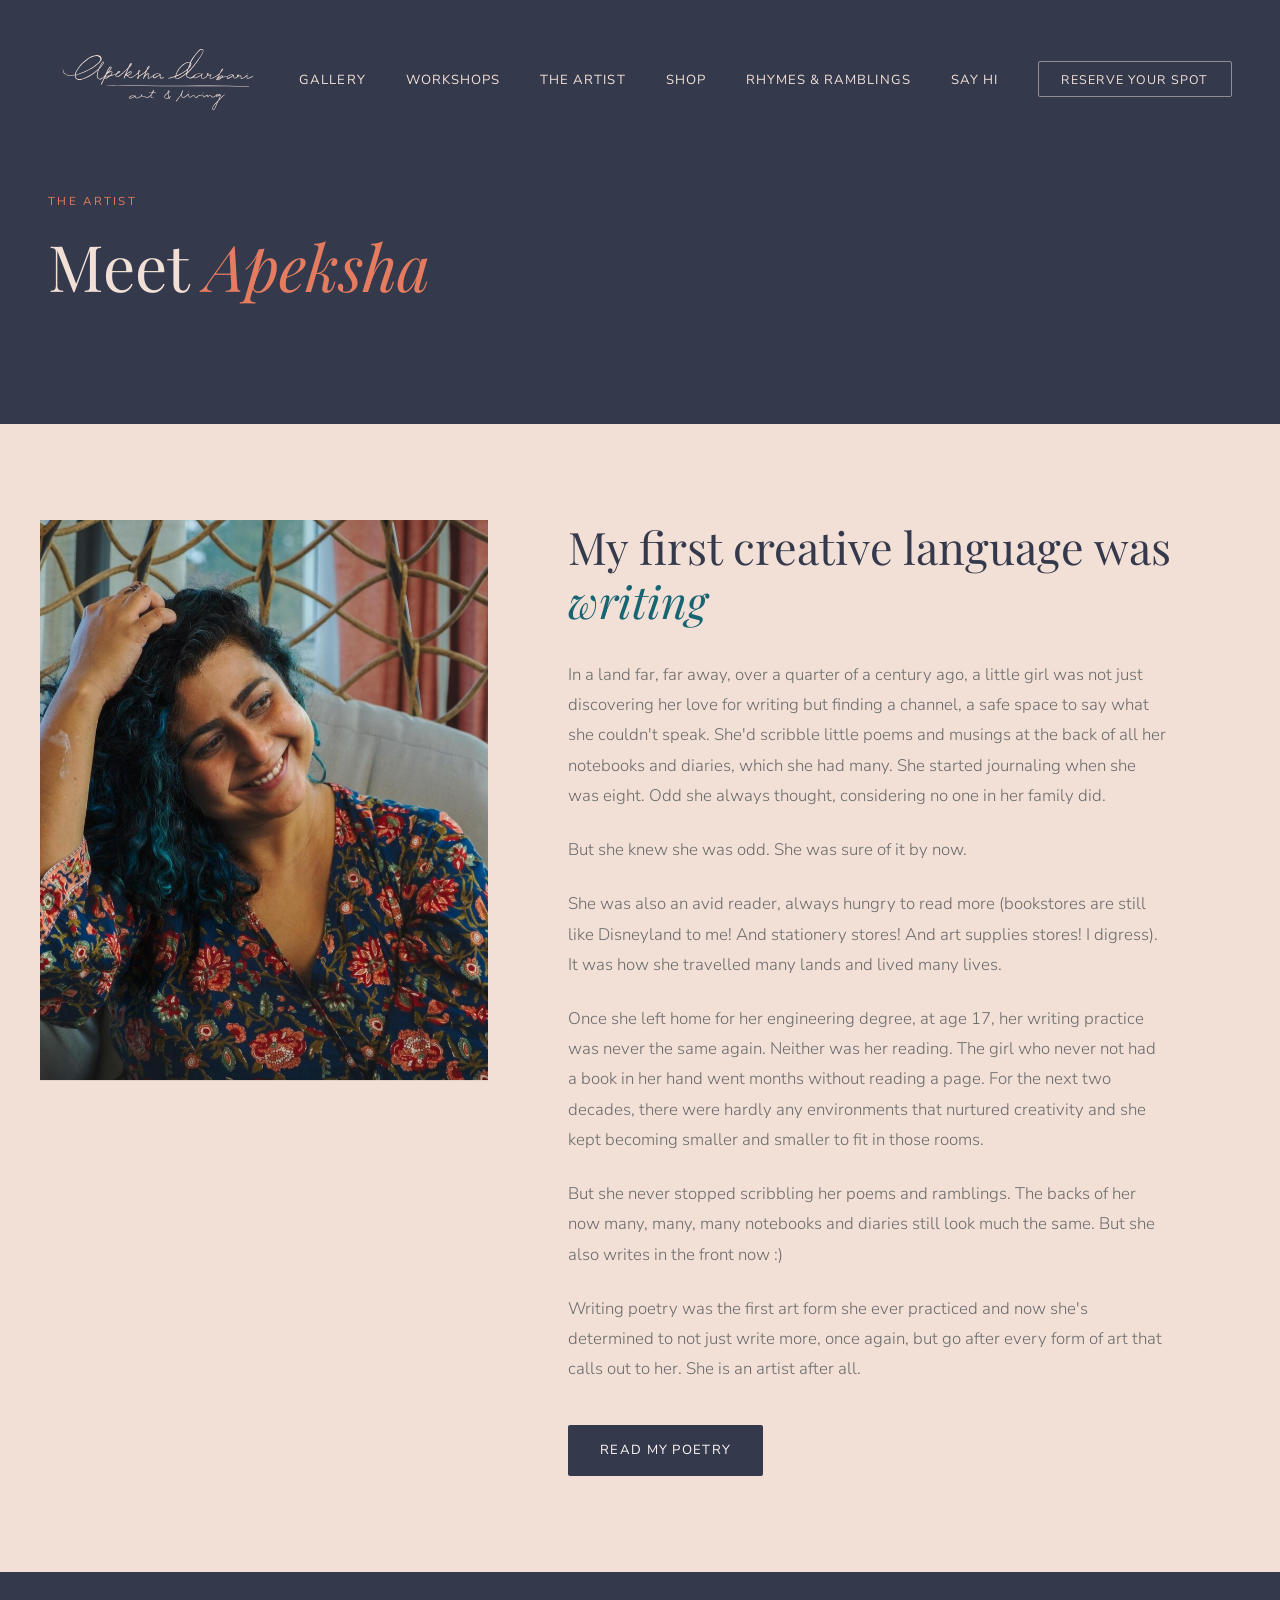
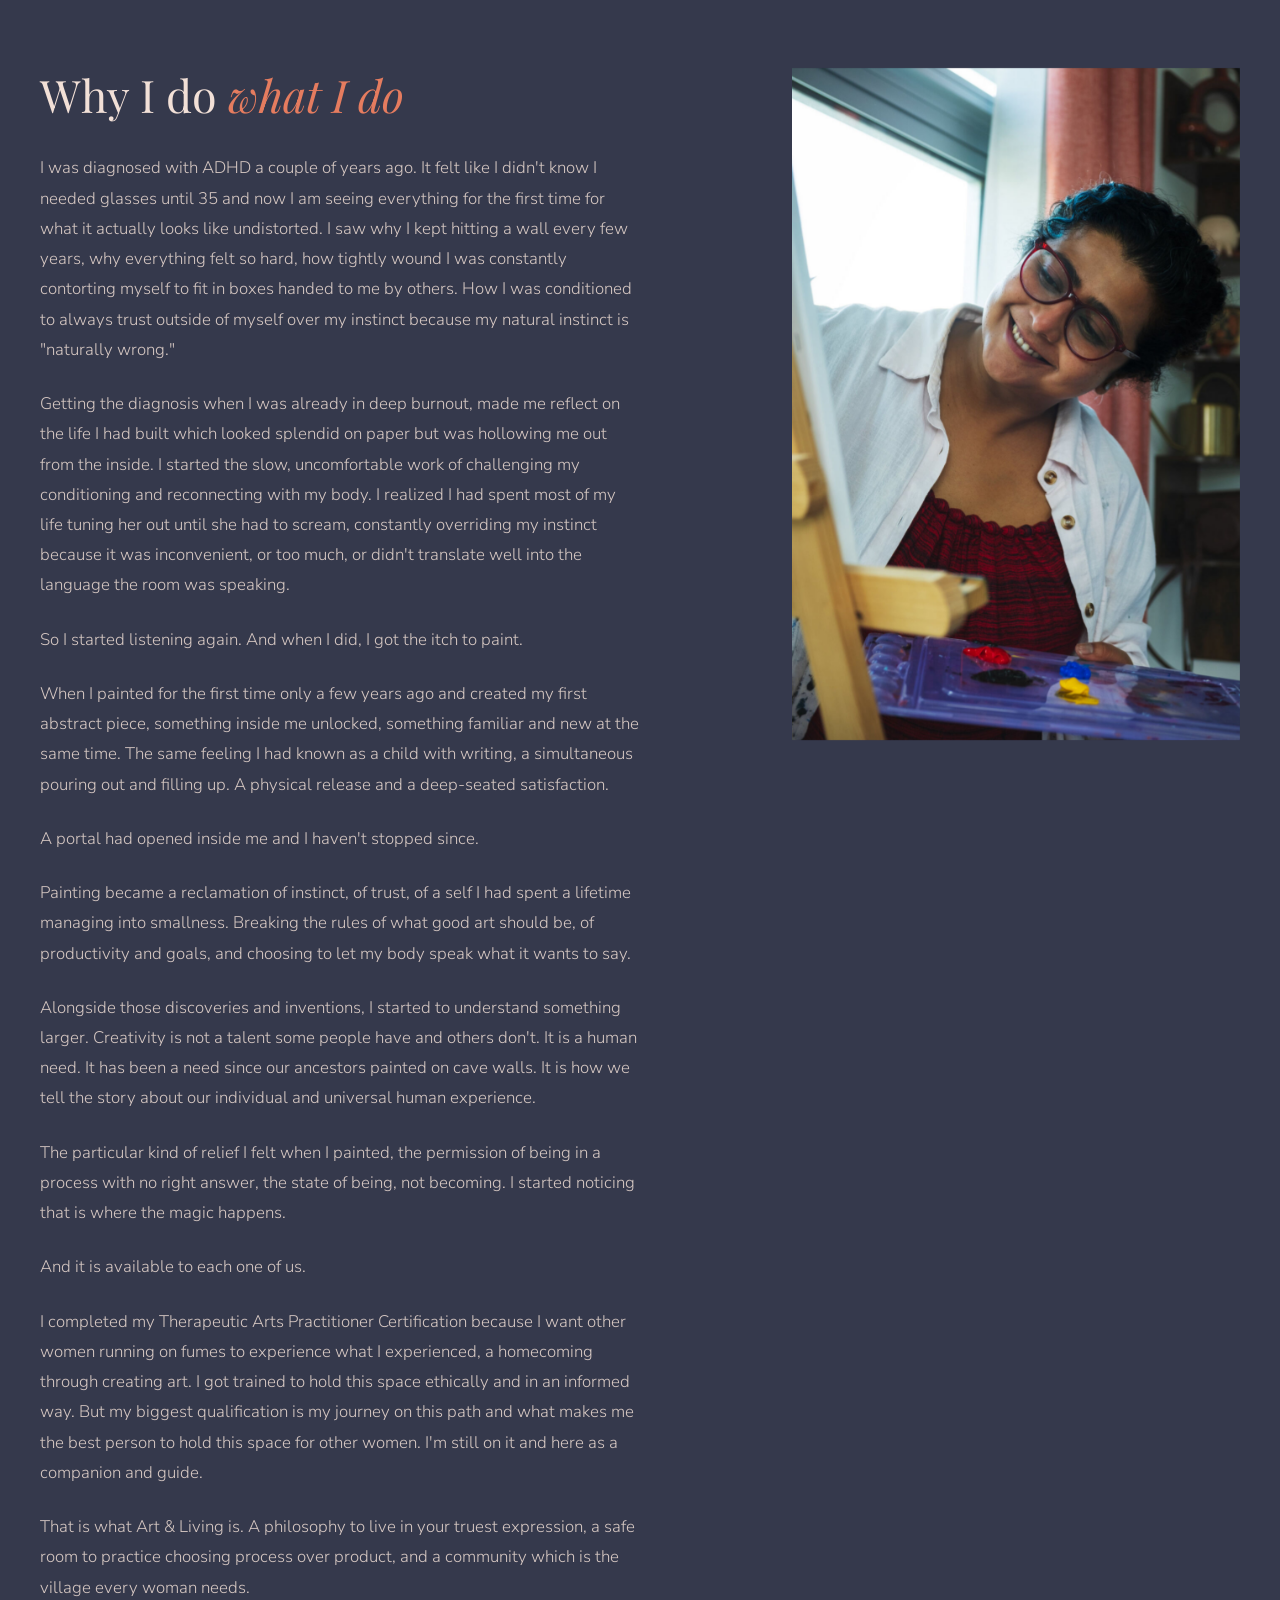
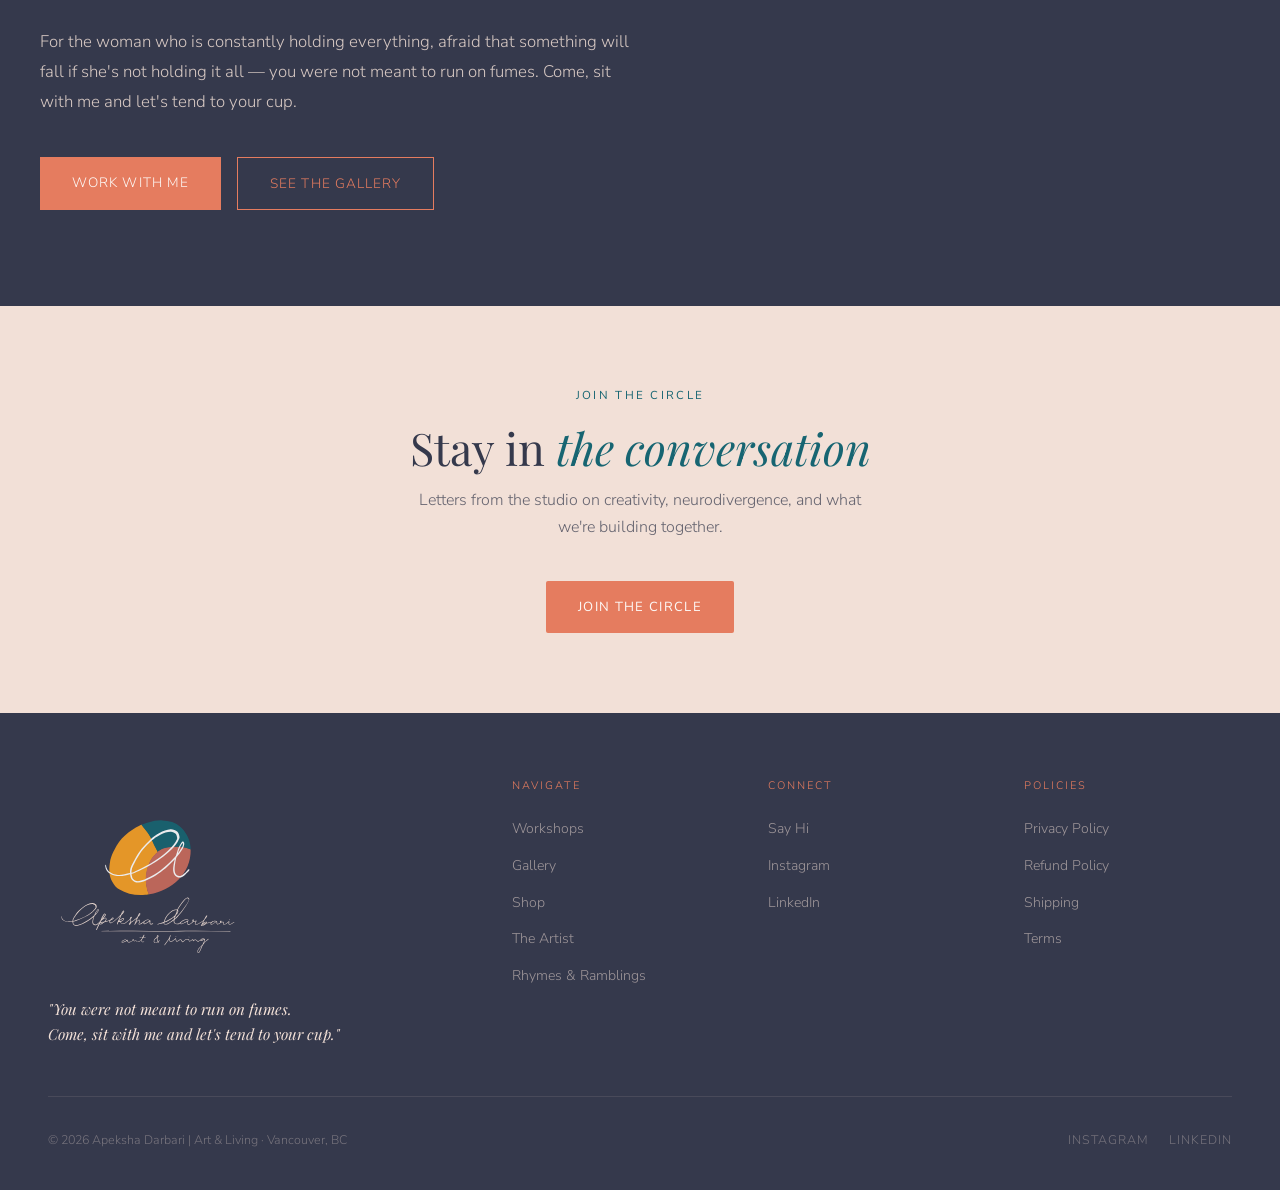
<file: pages/about.html>
<!DOCTYPE html>
<html lang="en">
<head>
  <meta charset="UTF-8" />
  <meta name="viewport" content="width=device-width, initial-scale=1.0" />
  <title>The Artist · Apeksha Darbari | Art & Living</title>
  <meta name="description" content="Abstract artist and therapeutic arts practitioner Apeksha Darbari — on leaving tech, neurodivergence, and building spaces where women come back to themselves." />
  <meta property="og:type" content="website" />
  <meta property="og:site_name" content="Apeksha Darbari | Art &amp; Living" />
  <meta property="og:url" content="https://apekshadarbari.com/pages/about" />
  <link rel="canonical" href="https://apekshadarbari.com/pages/about" />
  <meta property="og:title" content="The Artist · Apeksha Darbari | Art &amp; Living" />
  <meta property="og:description" content="Late-diagnosed neurodivergent, immigrant, woman of color. On leaving tech, finding paint, and building spaces where women come back to themselves." />
  <meta property="og:image" content="https://apekshadarbari.com/assets/20250921_photoshoot_apeksha_darbari-14.jpeg" />
  <meta name="twitter:card" content="summary_large_image" />
  <meta name="twitter:image" content="https://apekshadarbari.com/assets/20250921_photoshoot_apeksha_darbari-14.jpeg" />
  <link rel="stylesheet" href="../css/style.css" />
  <link rel="icon" type="image/x-icon" href="/favicon.ico" />
  <link rel="icon" type="image/png" sizes="32x32" href="/favicon-32x32.png" />
  <link rel="icon" type="image/png" sizes="16x16" href="/favicon-16x16.png" />
  <link rel="apple-touch-icon" sizes="180x180" href="/apple-touch-icon.png" />
  <link rel="preconnect" href="https://fonts.googleapis.com" />
  <link rel="preconnect" href="https://fonts.gstatic.com" crossorigin />
  <link rel="stylesheet" href="https://fonts.googleapis.com/css2?family=Playfair+Display:ital,wght@0,400;0,500;0,600;1,400;1,500&family=Nunito+Sans:wght@300;400;600&family=Kalam:wght@400;700&display=swap" />
  <style>
    .about-split-grid {
      max-width: var(--max-width);
      margin: 0 auto;
      display: grid;
      grid-template-columns: 1fr 1.5fr;
      gap: 5rem;
      align-items: start;
    }
    /* Same 40/60 image-to-text ratio as .about-split-grid, but for sections where the
       text column comes first in markup and the image second (so the wide fraction
       needs to go first instead). */
    .about-split-grid-reverse {
      grid-template-columns: 1.5fr 1fr;
    }
    .about-split-grid .sticky-img,
    .about-split-grid-reverse .sticky-img {
      position: sticky;
      top: 4rem;
    }
    @media (max-width: 960px) {
      .about-split-grid,
      .about-split-grid-reverse {
        grid-template-columns: 1fr;
        gap: 2.5rem;
      }
      .about-split-grid .sticky-img,
      .about-split-grid-reverse .sticky-img {
        position: static;
      }
    }
    .btn-clay {
      display: inline-block;
      background: var(--clay);
      color: var(--white);
      padding: 0.85rem 2rem;
      font-family: var(--font-body);
      font-size: 0.85rem;
      letter-spacing: 0.08em;
      text-transform: uppercase;
      border: none;
      cursor: pointer;
      transition: background 0.2s ease, transform 0.2s ease;
      text-decoration: none;
    }
    .btn-clay:hover { background: #d4694d; transform: translateY(-1px); }
  </style>
  <!-- Google tag (gtag.js) -->
  <script async src="https://www.googletagmanager.com/gtag/js?id=G-0LM9XW9N6Y"></script>
  <script>
    window.dataLayer = window.dataLayer || [];
    function gtag(){dataLayer.push(arguments);}
    gtag('js', new Date());
    gtag('config', 'G-0LM9XW9N6Y');
  </script>

  <!-- Meta Pixel Code -->
  <script>
  !function(f,b,e,v,n,t,s)
  {if(f.fbq)return;n=f.fbq=function(){n.callMethod?
  n.callMethod.apply(n,arguments):n.queue.push(arguments)};
  if(!f._fbq)f._fbq=n;n.push=n;n.loaded=!0;n.version='2.0';
  n.queue=[];t=b.createElement(e);t.async=!0;
  t.src=v;s=b.getElementsByTagName(e)[0];
  s.parentNode.insertBefore(t,s)}(window, document,'script',
  'https://connect.facebook.net/en_US/fbevents.js');
  fbq('init', '1409071834409371');
  fbq('track', 'PageView');
  </script>
  <noscript><img height="1" width="1" style="display:none"
  src="https://www.facebook.com/tr?id=1409071834409371&ev=PageView&noscript=1"
  /></noscript>
  <!-- End Meta Pixel Code -->

</head>
<body>

  <nav class="nav-light">
    <a href="../index.html" class="nav-logo">
      <img src="../assets/branding/02_Logotype (with tagline)/apeksha-darbari_logotype-tagline_slate.svg" alt="Apeksha Darbari | Art &amp; Living" />
    </a>
    <ul class="nav-links">
      <li><a href="../pages/gallery.html">Gallery</a></li>
      <li><a href="../pages/workshops.html">Workshops</a></li>
      <li><a href="../pages/about.html">The Artist</a></li>
      <li class="studio-link"><a href="../pages/studio.html">From the Studio</a></li>
      <li class="shop-link" style="display:none"><a href="https://shop.apekshadarbari.com">Shop</a></li>
      <li><a href="../pages/poetry.html">Rhymes &amp; Ramblings</a></li>
      <li><a href="../pages/contact.html">Say Hi</a></li>
      <li><a href="../pages/workshops.html" class="nav-cta">Reserve Your Spot</a></li>
    </ul>
    <div class="hamburger" aria-label="Open menu" role="button" tabindex="0" aria-expanded="false">
      <span></span><span></span><span></span>
    </div>
  </nav>

  <div class="page-hero">
    <div class="page-hero-inner">
      <span class="section-eyebrow">The Artist</span>
      <h1 class="section-title" style="font-size: clamp(2.5rem, 5vw, 4.5rem);">
        Meet <em style="color: var(--clay);">Apeksha</em>
      </h1>
    </div>
  </div>

  <!-- Section 1 — Poetry intro -->
  <section style="background: var(--slate); padding: var(--section-pad);">
    <div class="about-split-grid">
      <div class="fade-up sticky-img">
        <img
          src="../assets/meswinghorizontal.jpeg"
          alt="Apeksha Darbari"
          loading="lazy"
          style="width: 100%; aspect-ratio: 4/5; object-fit: cover; display: block;"
        />
      </div>
      <div class="fade-up">
        <h2 class="section-title" style="margin-bottom: 2rem;">My first creative language was <em>writing</em></h2>

        <p class="section-body" style="margin-bottom: 1.5rem;">
          In a land far, far away, over a quarter of a century ago, a little girl was not just
          discovering her love for writing but finding a channel, a safe space to say what she
          couldn&#39;t speak. She&#39;d scribble little poems and musings at the back of all her
          notebooks and diaries, which she had many. She started journaling when she was eight.
          Odd she always thought, considering no one in her family did.
        </p>
        <p class="section-body" style="margin-bottom: 1.5rem;">
          But she knew she was odd. She was sure of it by now.
        </p>
        <p class="section-body" style="margin-bottom: 1.5rem;">
          She was also an avid reader, always hungry to read more (bookstores are still like
          Disneyland to me! And stationery stores! And art supplies stores! I digress). It was how
          she travelled many lands and lived many lives.
        </p>
        <p class="section-body" style="margin-bottom: 1.5rem;">
          Once she left home for her engineering degree, at age 17, her writing practice was never
          the same again. Neither was her reading. The girl who never not had a book in her hand
          went months without reading a page. For the next two decades, there were hardly any
          environments that nurtured creativity and she kept becoming smaller and smaller to fit
          in those rooms.
        </p>
        <p class="section-body" style="margin-bottom: 1.5rem;">
          But she never stopped scribbling her poems and ramblings. The backs of her now many,
          many, many notebooks and diaries still look much the same. But she also writes in the
          front now :)
        </p>
        <p class="section-body" style="margin-bottom: 2.5rem;">
          Writing poetry was the first art form she ever practiced and now she&#39;s determined to
          not just write more, once again, but go after every form of art that calls out to her.
          She is an artist after all.
        </p>

        <a href="../pages/poetry.html" class="btn-primary">Read my poetry</a>
      </div>
    </div>
  </section>

  <!-- Section 2 — About Apeksha -->
  <section style="background: var(--midnight); padding: var(--section-pad);">
    <div class="about-split-grid about-split-grid-reverse">

      <div class="fade-up">
        <h2 class="section-title" style="color: var(--slate); margin-bottom: 2rem;">Why I do <em style="color: var(--clay);">what I do</em></h2>
        <p class="section-body" style="color: rgba(242,224,215,0.85); margin-bottom: 1.5rem;">
          I was diagnosed with ADHD a couple of years ago. It felt like I didn&#39;t know I needed
          glasses until 35 and now I am seeing everything for the first time for what it actually
          looks like undistorted. I saw why I kept hitting a wall every few years, why everything
          felt so hard, how tightly wound I was constantly contorting myself to fit in boxes
          handed to me by others. How I was conditioned to always trust outside of myself over my
          instinct because my natural instinct is &quot;naturally wrong.&quot;
        </p>
        <p class="section-body" style="color: rgba(242,224,215,0.85); margin-bottom: 1.5rem;">
          Getting the diagnosis when I was already in deep burnout, made me reflect on the life I
          had built which looked splendid on paper but was hollowing me out from the inside. I
          started the slow, uncomfortable work of challenging my conditioning and reconnecting
          with my body. I realized I had spent most of my life tuning her out until she had to
          scream, constantly overriding my instinct because it was inconvenient, or too much, or
          didn&#39;t translate well into the language the room was speaking.
        </p>
        <p class="section-body" style="color: rgba(242,224,215,0.85); margin-bottom: 1.5rem;">
          So I started listening again. And when I did, I got the itch to paint.
        </p>
        <p class="section-body" style="color: rgba(242,224,215,0.85); margin-bottom: 1.5rem;">
          When I painted for the first time only a few years ago and created my first abstract
          piece, something inside me unlocked, something familiar and new at the same time. The
          same feeling I had known as a child with writing, a simultaneous pouring out and
          filling up. A physical release and a deep-seated satisfaction.
        </p>
        <p class="section-body" style="color: rgba(242,224,215,0.85); margin-bottom: 1.5rem;">
          A portal had opened inside me and I haven&#39;t stopped since.
        </p>
        <p class="section-body" style="color: rgba(242,224,215,0.85); margin-bottom: 1.5rem;">
          Painting became a reclamation of
          instinct, of trust, of a self I had spent a lifetime managing into smallness. Breaking
          the rules of what good art should be, of productivity and goals, and choosing to let my
          body speak what it wants to say.
        </p>
        <p class="section-body" style="color: rgba(242,224,215,0.85); margin-bottom: 1.5rem;">
          Alongside those discoveries and inventions, I started to understand something larger.
          Creativity is not a talent some people have and others don&#39;t. It is a human need. It
          has been a need since our ancestors painted on cave walls. It is how we tell the
          story about our individual and universal human experience.
        </p>
        <p class="section-body" style="color: rgba(242,224,215,0.85); margin-bottom: 1.5rem;">
          The particular kind of relief I felt when I painted, the permission of being in a
          process with no right answer, the state of being, not becoming. I started noticing that
          is where the magic happens.
        </p>
        <p class="section-body" style="color: rgba(242,224,215,0.85); margin-bottom: 1.5rem;">
          And it is available to each one of us.
        </p>
        <p class="section-body" style="color: rgba(242,224,215,0.85); margin-bottom: 1.5rem;">
          I completed my Therapeutic Arts Practitioner Certification because I want other women
          running on fumes to experience what I experienced, a homecoming through creating art. I
          got trained to hold this space ethically and in an informed way. But my biggest
          qualification is my journey on this path and what makes me the best person to hold this
          space for other women. I&#39;m still on it and here as a companion and guide.
        </p>
        <p class="section-body" style="color: rgba(242,224,215,0.85); margin-bottom: 1.5rem;">
          That is what Art &amp; Living is. A philosophy to live in your truest expression, a safe
          room to practice choosing process over product, and a community which is the village
          every woman needs.
        </p>
        <p class="section-body" style="color: rgba(242,224,215,0.85); margin-bottom: 2.5rem;">
          For the woman who is constantly holding everything, afraid that something will fall if
          she&#39;s not holding it all &mdash; you were not meant to run on fumes. Come, sit with me
          and let&#39;s tend to your cup.
        </p>

        <div class="btn-row" style="display: flex; gap: 1rem; flex-wrap: wrap; margin-top: 0.5rem;">
          <a href="../pages/workshops.html" class="btn-clay">Work with me</a>
          <a href="../pages/gallery.html" class="btn-clay" style="background: transparent; border: 1px solid var(--clay); color: var(--clay);">See the gallery</a>
        </div>
      </div>

      <div class="fade-up sticky-img">
        <img
          src="../assets/20250921_photoshoot_apeksha_darbari-14.jpeg"
          alt="Apeksha Darbari at the canvas"
          loading="lazy"
          style="width: 100%; object-fit: contain; background: transparent; display: block;"
        />
      </div>

    </div>
  </section>

  <!-- Art shop section coming soon -->

  <section class="email-strip" style="background: var(--slate);">
    <span class="section-eyebrow">Join the circle</span>
    <h2 class="section-title" style="color: var(--midnight);">Stay in <em style="color: var(--teal)">the conversation</em></h2>
    <p style="color: rgba(53,57,76,0.75);">Letters from the studio on creativity, neurodivergence, and what we&#39;re building together.</p>
    <a href="https://apekshadarbari.myflodesk.com/dmn24att1h" target="_blank" class="btn-primary">Join the circle</a>
  </section>

  <footer>
    <div class="footer-grid">
      <div>
        <img src="../assets/branding/01_Logo full/apeksha-darbari_logo-full_colour-slate.svg" alt="Apeksha Darbari | Art &amp; Living" class="footer-emblem" />
        <p class="footer-brand-tagline">"You were not meant to run on fumes.<br>Come, sit with me and let&#39;s tend to your cup."</p>
      </div>
      <div>
        <p class="footer-heading">Navigate</p>
        <ul class="footer-links">
          <li><a href="../pages/workshops.html">Workshops</a></li>
          <li><a href="../pages/gallery.html">Gallery</a></li>
          <li class="studio-link"><a href="../pages/studio.html">From the Studio</a></li>
          <li class="shop-link" style="display:none"><a href="https://shop.apekshadarbari.com">Shop</a></li>
          <li><a href="../pages/about.html">The Artist</a></li>
          <li><a href="../pages/poetry.html">Rhymes &amp; Ramblings</a></li>
        </ul>
      </div>
      <div>
        <p class="footer-heading">Connect</p>
        <ul class="footer-links">
          <li><a href="../pages/contact.html">Say Hi</a></li>
          <li><a href="https://www.instagram.com/apekshadarbari" target="_blank" rel="noopener">Instagram</a></li>
          <li><a href="https://www.linkedin.com/in/apekshadarbari" target="_blank" rel="noopener">LinkedIn</a></li>
        </ul>
      </div>
      <div>
        <p class="footer-heading">Policies</p>
        <ul class="footer-links">
          <li><a href="../pages/privacy.html">Privacy Policy</a></li>
          <li><a href="../pages/refunds.html">Refund Policy</a></li>
          <li><a href="../pages/shipping.html">Shipping</a></li>
          <li><a href="../pages/terms.html">Terms</a></li>
        </ul>
      </div>
    </div>
    <div class="footer-bottom">
      <p>© 2026 Apeksha Darbari | Art &amp; Living · Vancouver, BC</p>
      <div class="social-links">
        <a href="https://www.instagram.com/apekshadarbari" target="_blank" rel="noopener">Instagram</a>
        <a href="https://www.linkedin.com/in/apekshadarbari" target="_blank" rel="noopener">LinkedIn</a>
      </div>
    </div>
  </footer>

  <script src="../js/main.js"></script>
</body>
</html>
</file>
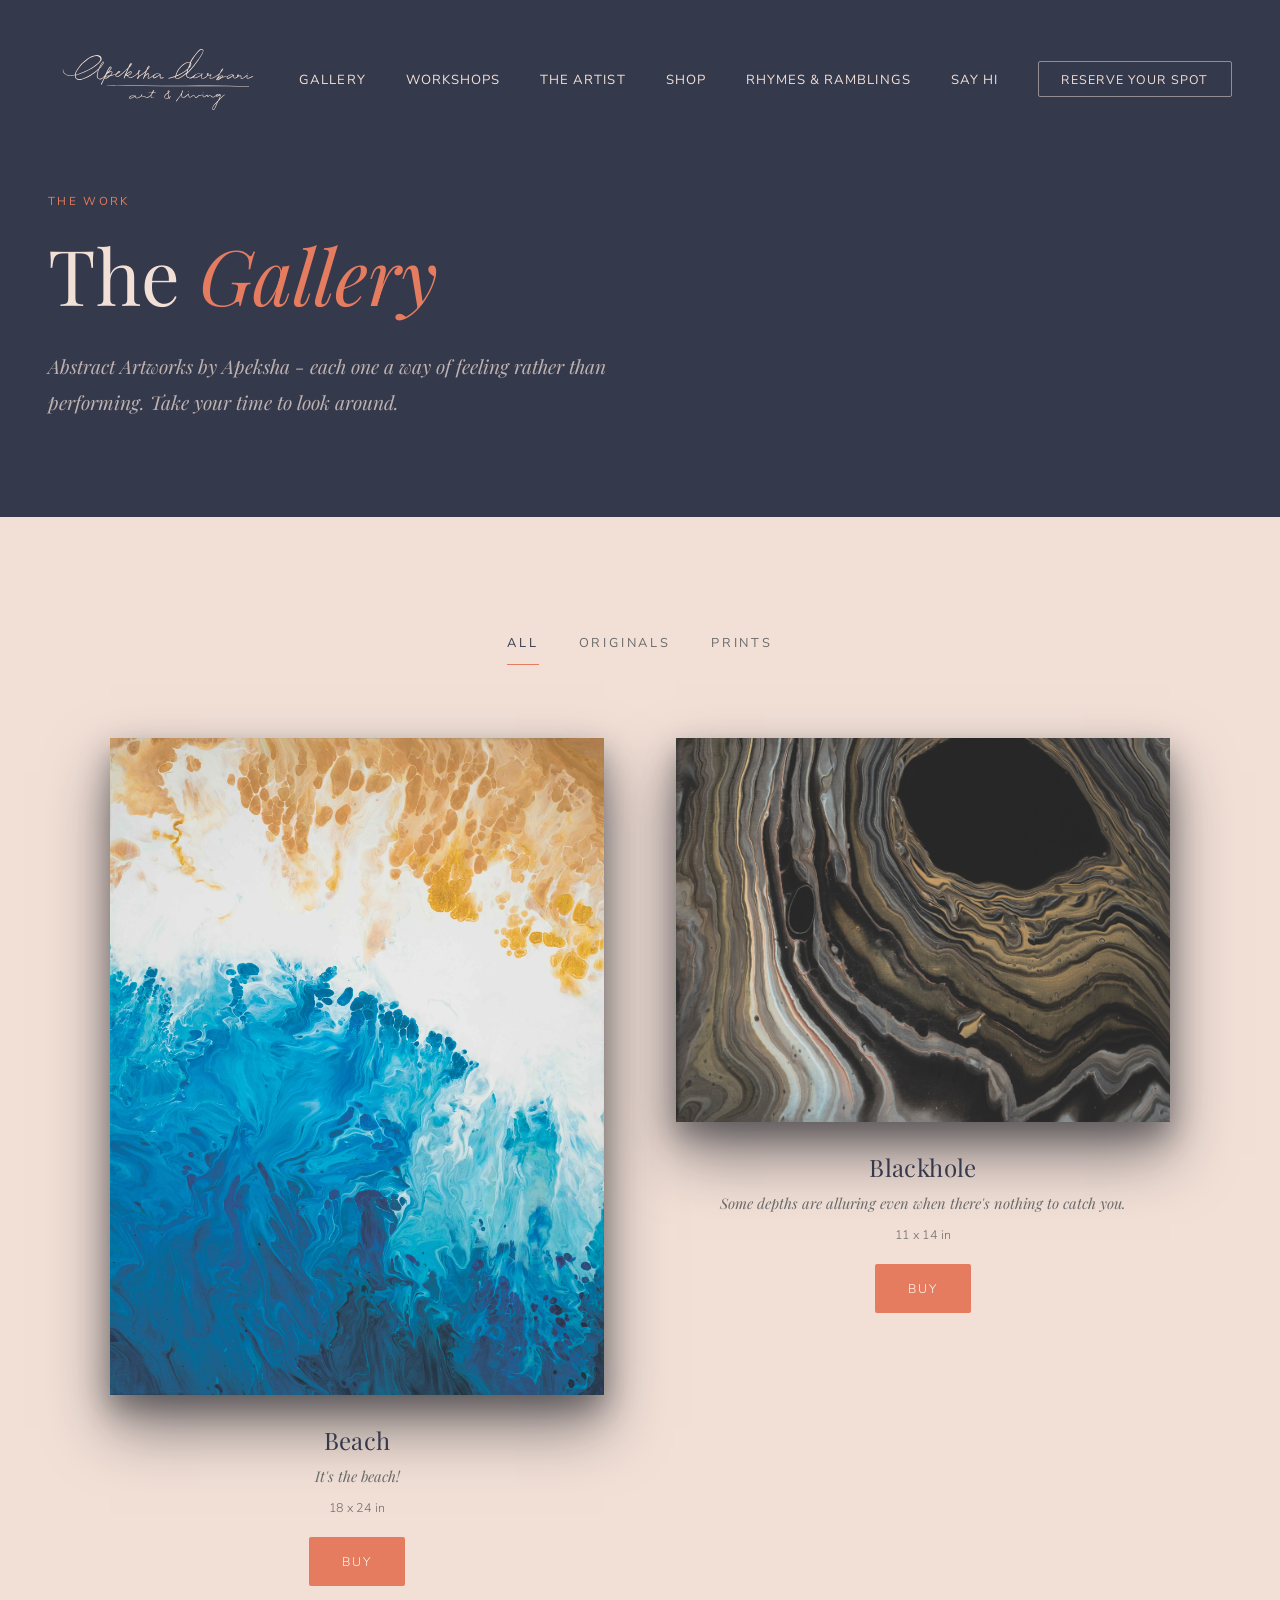
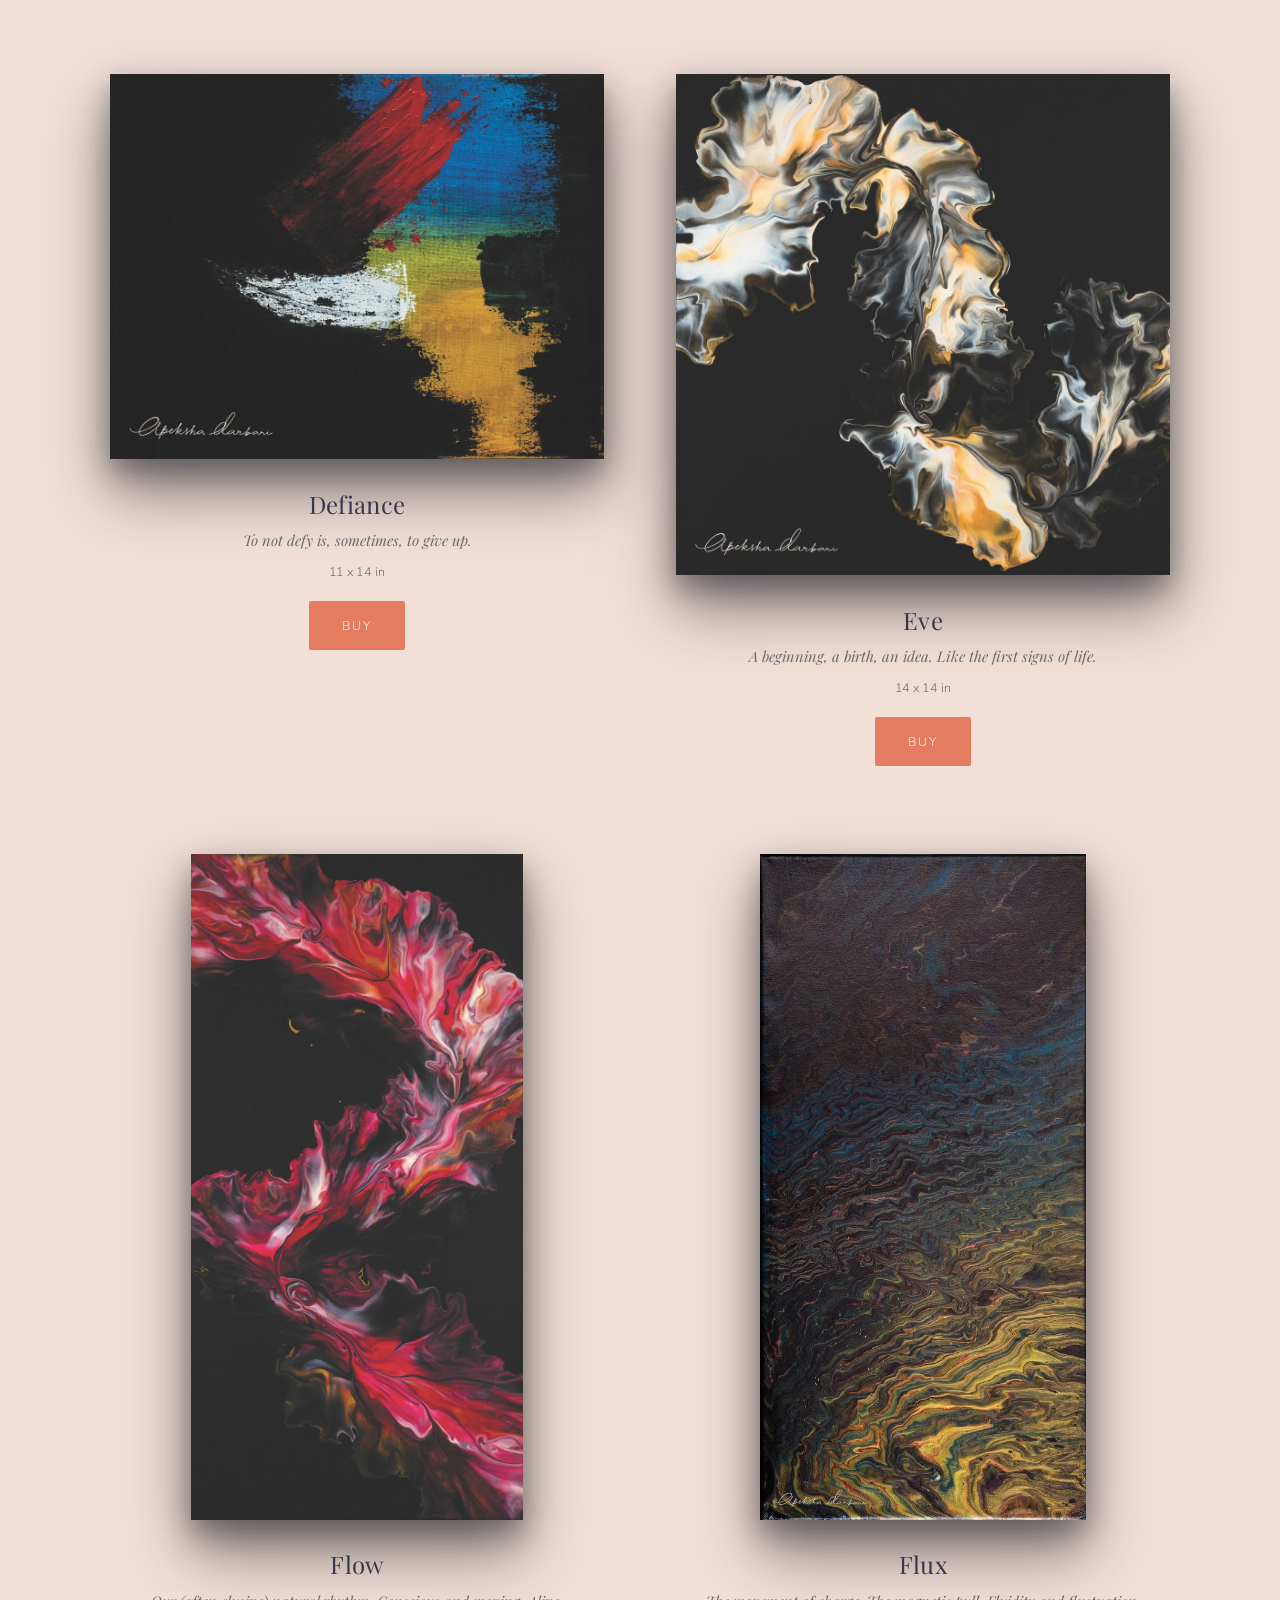
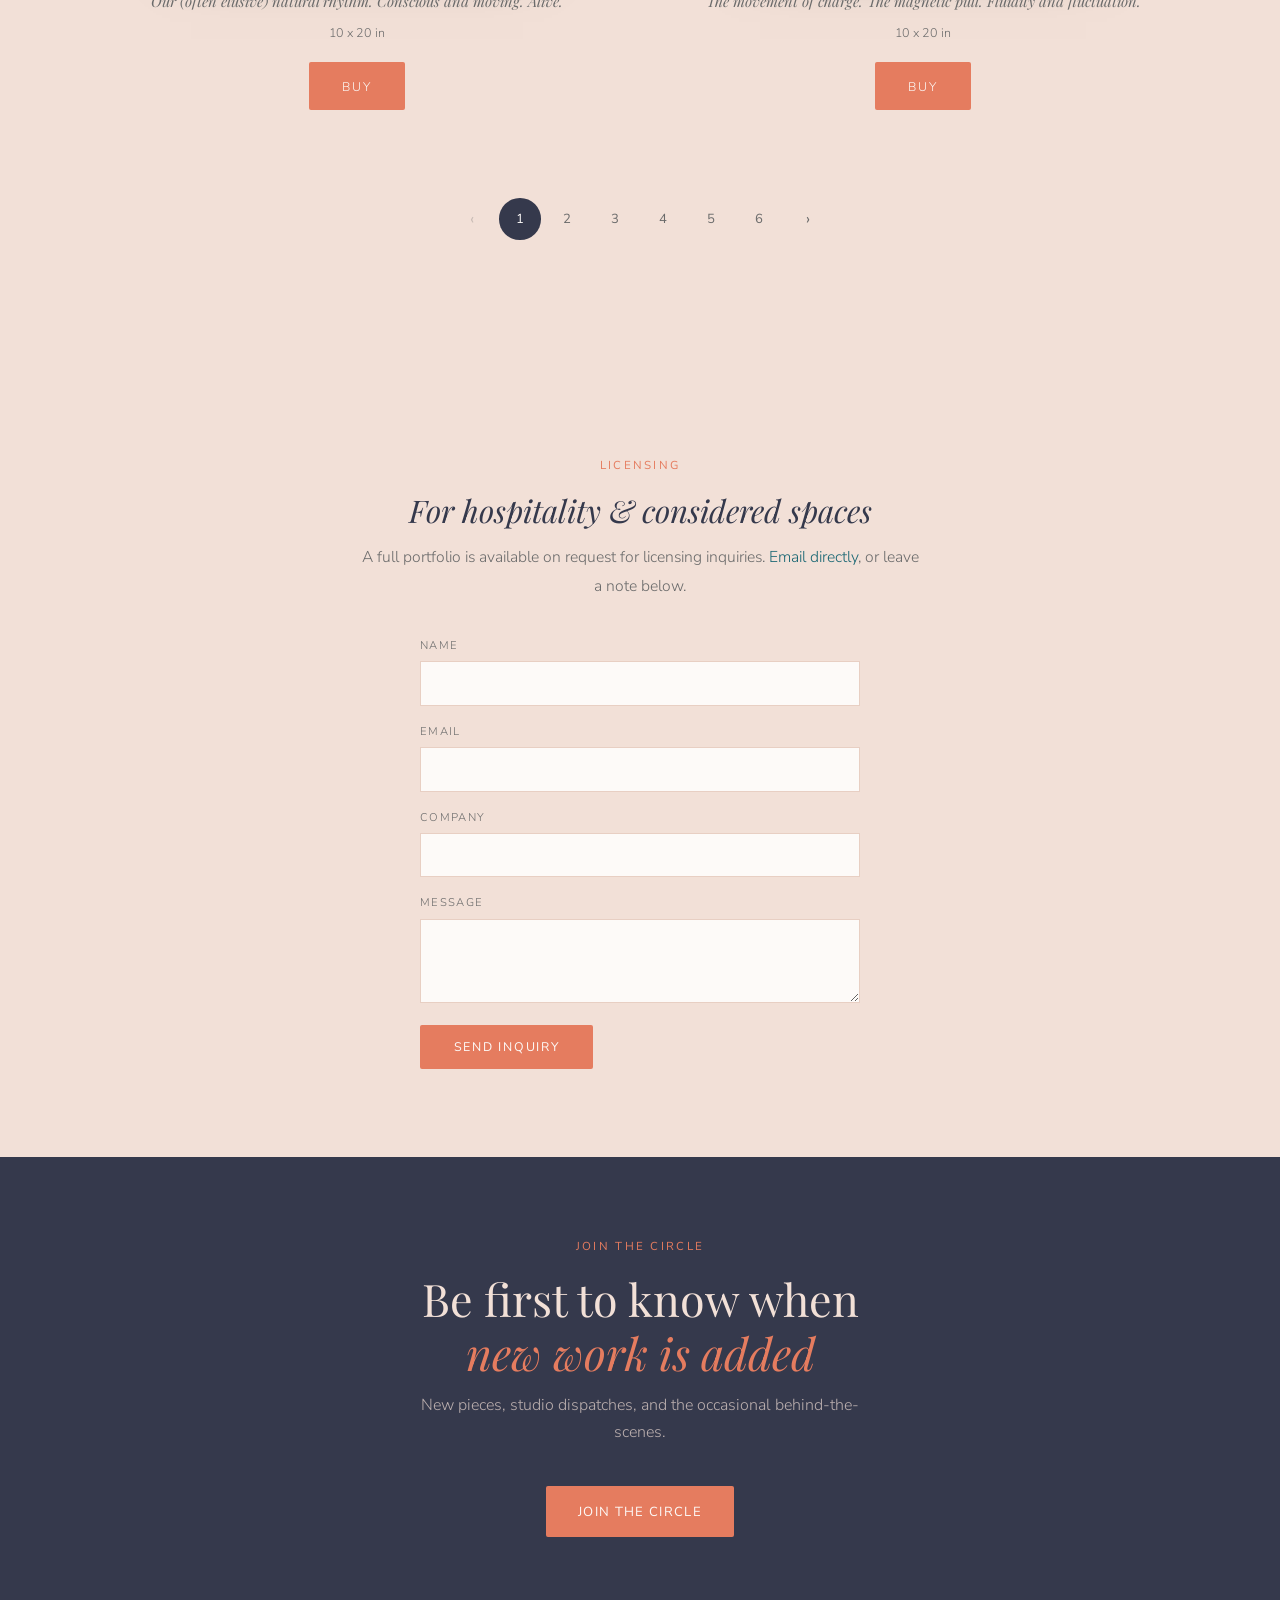
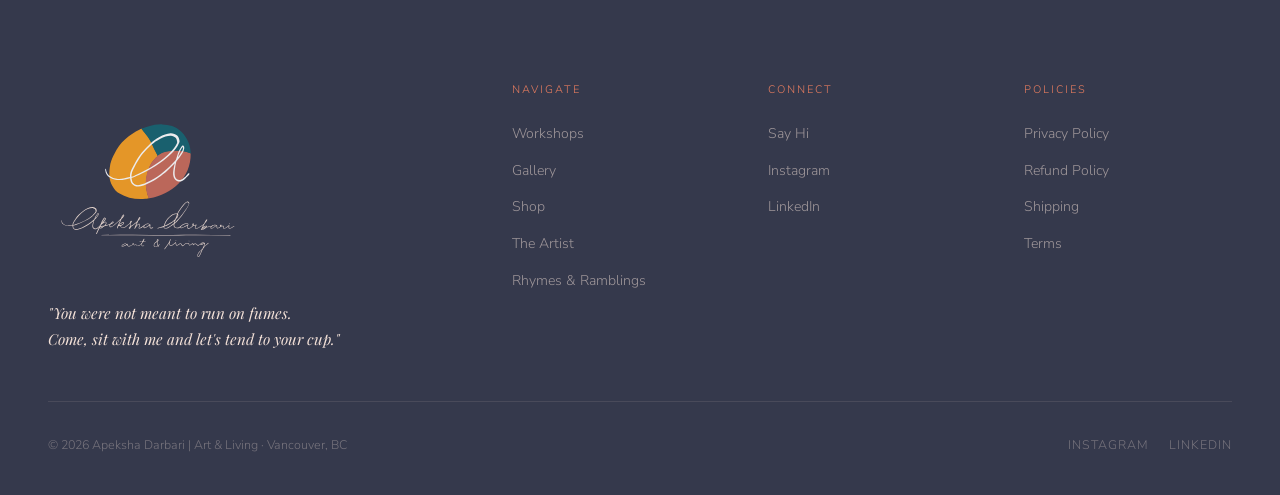
<file: pages/gallery.html>
<!DOCTYPE html>
<html lang="en">
<head>
  <meta charset="UTF-8" />
  <meta name="viewport" content="width=device-width, initial-scale=1.0" />
  <title>Gallery · Apeksha Darbari | Art & Living</title>
  <meta name="description" content="A gallery of original abstract acrylic pour paintings and prints by Apeksha Darbari, painted in Vancouver." />
  <meta property="og:type" content="website" />
  <meta property="og:site_name" content="Apeksha Darbari | Art &amp; Living" />
  <meta property="og:url" content="https://apekshadarbari.com/pages/gallery" />
  <link rel="canonical" href="https://apekshadarbari.com/pages/gallery" />
  <meta property="og:title" content="Gallery · Apeksha Darbari | Art &amp; Living" />
  <meta property="og:description" content="Original abstract acrylic pour paintings and prints by Apeksha Darbari." />
  <meta property="og:image" content="https://apekshadarbari.com/assets/originals/Eve.jpg" />
  <meta name="twitter:card" content="summary_large_image" />
  <meta name="twitter:image" content="https://apekshadarbari.com/assets/originals/Eve.jpg" />
  <link rel="stylesheet" href="../css/style.css" />
  <link rel="icon" type="image/x-icon" href="/favicon.ico" />
  <link rel="icon" type="image/png" sizes="32x32" href="/favicon-32x32.png" />
  <link rel="icon" type="image/png" sizes="16x16" href="/favicon-16x16.png" />
  <link rel="apple-touch-icon" sizes="180x180" href="/apple-touch-icon.png" />
  <link rel="preconnect" href="https://fonts.googleapis.com" />
  <link rel="preconnect" href="https://fonts.gstatic.com" crossorigin />
  <link rel="stylesheet" href="https://fonts.googleapis.com/css2?family=Playfair+Display:ital,wght@0,400;0,500;0,600;1,400;1,500&family=Nunito+Sans:wght@300;400;600&family=Kalam:wght@400;700&display=swap" />
  <style>
    .gallery-intro {
      max-width: 600px;
      font-family: var(--font-display);
      font-style: italic;
      font-size: 1.2rem;
      color: rgba(242, 224, 215, 0.72);
      line-height: 1.9;
      margin-top: 1.75rem;
    }

    /* ── FILTER BAR (understated text links) ── */
    .gallery-filters {
      display: flex;
      justify-content: center;
      flex-wrap: wrap;
      gap: 2.5rem;
      margin: 0 auto 5rem;
    }
    .gallery-filter {
      background: none; border: none;
      color: var(--text-muted);
      font-family: var(--font-body);
      font-size: 0.8rem;
      letter-spacing: 0.22em;
      text-transform: uppercase;
      padding: 0.35rem 0;
      cursor: pointer;
      position: relative;
      transition: color 0.3s ease;
    }
    .gallery-filter::after {
      content: '';
      position: absolute;
      left: 50%; right: 50%; bottom: -0.45rem;
      height: 1px; background: var(--clay);
      transition: left 0.3s ease, right 0.3s ease;
    }
    .gallery-filter:hover { color: var(--midnight); }
    .gallery-filter.active { color: var(--midnight); }
    .gallery-filter.active::after { left: 0; right: 0; }

    /* ── GRID: two columns at most, generous spacing ── */
    .gallery-grid {
      max-width: 1060px;
      margin: 0 auto;
      display: grid;
      grid-template-columns: repeat(2, 1fr);
      gap: 5.5rem 4.5rem;
      align-items: start;
      justify-items: center;
    }

    .g-card { cursor: pointer; width: 100%; display: flex; flex-direction: column; align-items: center; }

    /* ── THE FRAME - natural aspect ratio, no cropping (handles landscape / portrait / square / tall) ── */
    /* Floating, no frame - art sits on the slate ground with a soft drop shadow */
    .g-frame { max-width: 100%; }
    .g-frame-inner { text-align: center; line-height: 0; }
    .g-frame img {
      display: block;
      margin: 0 auto;
      max-width: 100%;
      height: auto;
      box-shadow: 0 32px 58px rgba(20, 22, 30, 0.52), 0 13px 26px rgba(20, 22, 30, 0.34);
      transition: transform 0.55s cubic-bezier(0.2,0.8,0.2,1), box-shadow 0.55s ease;
    }
    /* Cap tall / portrait pieces so a single one doesn't dominate the page */
    .g-card[data-orientation="tall"] .g-frame img,
    .g-card[data-orientation="portrait"] .g-frame img { max-height: 74vh; width: auto; }
    .g-card:hover .g-frame img { transform: translateY(-8px); box-shadow: 0 48px 84px rgba(20, 22, 30, 0.60), 0 18px 32px rgba(20, 22, 30, 0.40); }

    .g-card-info { padding-top: 1.85rem; text-align: center; }
    .g-card-title {
      font-family: var(--font-display);
      font-size: 1.5rem; font-weight: 400;
      color: var(--midnight);
      letter-spacing: 0.015em;
      line-height: 1.3;
    }
    .g-card-desc {
      font-family: var(--font-display); font-style: italic;
      font-size: 0.92rem; color: var(--text-muted);
      line-height: 1.6; margin-top: 0.6rem;
    }
    .gal-dark .g-card-desc { color: rgba(242, 224, 215, 0.72); }
    .g-card-price {
      font-size: 0.72rem; letter-spacing: 0.16em; text-transform: uppercase;
      color: var(--text-muted); margin-top: 0.7rem;
      opacity: 0; transition: opacity 0.35s ease;
    }
    .g-card:hover .g-card-price { opacity: 1; }

    /* ── PAGINATION ── */
    .gallery-pagination {
      display: flex; justify-content: center; align-items: center;
      gap: 0.4rem; margin-top: 5.5rem;
    }
    .page-btn {
      background: none; border: none;
      font-family: var(--font-body);
      font-size: 0.82rem; letter-spacing: 0.08em;
      color: var(--text-muted);
      width: 2.6rem; height: 2.6rem;
      cursor: pointer; border-radius: 50%;
      transition: color 0.25s ease, background 0.25s ease;
    }
    .page-btn:hover:not(:disabled) { color: var(--midnight); }
    .page-btn.active { background: var(--midnight); color: var(--white); }
    .page-btn:disabled { opacity: 0.3; cursor: default; }
    .page-arrow { letter-spacing: 0; font-size: 1rem; }

    .gallery-notice {
      max-width: 620px; margin: 0 auto; text-align: center;
      color: var(--text-muted); font-size: 0.95rem; line-height: 1.85;
    }
    .gallery-notice code { background: var(--slate-dark); padding: 0.15rem 0.45rem; border-radius: 3px; font-size: 0.85rem; }

    /* ── ALTERNATING GROUND: odd pages on slate, even pages on midnight ── */
    #gallerySection { background: var(--slate); transition: background 0.6s ease; }
    #gallerySection.gal-dark { background: var(--midnight); }
    .gal-dark .gallery-filter { color: rgba(242, 224, 215, 0.55); }
    .gal-dark .gallery-filter:hover,
    .gal-dark .gallery-filter.active { color: var(--slate); }
    .gal-dark .g-card-title { color: var(--slate); }
    .gal-dark .g-card-price { color: rgba(242, 224, 215, 0.6); }
    .gal-dark .page-btn { color: rgba(242, 224, 215, 0.6); }
    .gal-dark .page-btn:hover:not(:disabled) { color: var(--slate); }
    .gal-dark .page-btn.active { background: var(--slate); color: var(--midnight); }
    .gal-dark .gallery-notice { color: rgba(242, 224, 215, 0.72); }
    .gal-dark .gallery-notice code { background: rgba(242, 224, 215, 0.15); }

    /* ── LIGHTBOX ── */
    .lightbox { display: none; position: fixed; inset: 0; z-index: 10000; background: rgba(30,32,42,0.94); padding: 3rem; overflow-y: auto; }
    .lightbox.open { display: flex; align-items: center; justify-content: center; }
    .lightbox-inner { max-width: 1080px; width: 100%; display: grid; grid-template-columns: 1.4fr 1fr; background: var(--white); position: relative; }
    .lightbox-image { background: var(--slate); display: flex; align-items: center; justify-content: center; padding: 2rem; }
    .lightbox-image img { width: 100%; height: 100%; max-height: 78vh; object-fit: contain; display: block; }
    .lightbox-info { padding: 3.5rem 3rem; display: flex; flex-direction: column; justify-content: center; }
    .lightbox-cat { font-size: 0.72rem; letter-spacing: 0.22em; text-transform: uppercase; color: var(--clay); font-weight: 600; margin-bottom: 1rem; }
    .lightbox-title { font-family: var(--font-display); font-size: 2.3rem; color: var(--midnight); margin-bottom: 0.6rem; line-height: 1.2; }
    .lightbox-desc {
      font-family: var(--font-display); font-style: italic;
      font-size: 1.08rem; color: var(--midnight);
      line-height: 1.85; margin: 0 0 2rem;
      padding-left: 1.15rem; border-left: 2px solid var(--clay);
    }
    .lightbox-price { font-size: 0.95rem; color: var(--text-muted); margin-bottom: 1.75rem; }
    .lightbox-meta { margin-top: 0.25rem; padding-top: 1.5rem; border-top: 1px solid var(--slate-dark); }
    .lightbox-meta-row {
      display: flex; justify-content: space-between; align-items: baseline; gap: 1.5rem;
      padding: 0.7rem 0;
    }
    .lightbox-meta-row + .lightbox-meta-row { border-top: 1px solid rgba(53,57,76,0.08); }
    .lightbox-meta-label {
      font-size: 0.68rem; letter-spacing: 0.14em; text-transform: uppercase;
      color: var(--text-muted); white-space: nowrap;
    }
    .lightbox-meta-value { font-size: 0.92rem; color: var(--midnight); text-align: right; }
    .gal-dark .lightbox-meta { border-top-color: rgba(242, 224, 215, 0.18); }
    .gal-dark .lightbox-meta-row + .lightbox-meta-row { border-top-color: rgba(242, 224, 215, 0.1); }
    .lightbox-close { position: absolute; top: 1rem; right: 1.25rem; background: none; border: none; font-size: 2rem; line-height: 1; color: var(--midnight); cursor: pointer; z-index: 2; padding: 0.25rem 0.5rem; }
    .lightbox-close:hover { color: var(--clay); }

    @media (max-width: 820px) {
      .lightbox { padding: 0; }
      .lightbox-inner { grid-template-columns: 1fr; max-height: 100vh; overflow-y: auto; }
      .lightbox-image img { max-height: 55vh; }
      .lightbox-info { padding: 2rem 1.75rem 2.75rem; }
      .lightbox-title { font-size: 1.8rem; }
    }
    @media (max-width: 640px) {
      /* One column on phones - most gallery traffic is mobile */
      .gallery-grid { grid-template-columns: 1fr; gap: 3.5rem; }
      .gallery-filters { gap: 1.75rem; margin-bottom: 3rem; }
      .g-card[data-orientation="tall"] .g-frame img,
      .g-card[data-orientation="portrait"] .g-frame img { max-height: 68vh; }
      .g-card-price { opacity: 1; }
    }

    /* ── CARD METADATA + REQUEST PRICE ── */
    .g-card-meta { font-size: 0.78rem; letter-spacing: 0.03em; color: var(--text-muted); margin-top: 0.5rem; }
    .g-request {
      margin-top: 1.2rem; display: inline-block; cursor: pointer;
      background: none; border: 1px solid var(--clay); color: var(--clay);
      font-family: var(--font-body); font-size: 0.68rem; letter-spacing: 0.16em; text-transform: uppercase;
      padding: 0.6rem 1.5rem; border-radius: 2px;
      transition: background 0.25s ease, color 0.25s ease, border-color 0.25s ease;
    }
    .g-request:hover { background: var(--clay); color: var(--white); border-color: var(--clay); }
    .g-buy { margin-top: 1.2rem; }
    .gal-dark .g-card-meta { color: rgba(242, 224, 215, 0.55); }

    /* ── PRINT PRICING (cards show a teaser, lightbox shows the full size list) ── */
    .g-card-sizes {
      margin-top: 1.2rem; font-size: 0.72rem; letter-spacing: 0.16em; text-transform: uppercase;
      color: var(--clay);
    }
    .gal-dark .g-card-sizes { color: var(--clay); }
    .lightbox-sizes { margin-top: 1.75rem; padding-top: 1.5rem; border-top: 1px solid var(--slate-dark); }
    .lightbox-size-row {
      display: flex; justify-content: space-between; align-items: baseline;
      font-size: 0.95rem; color: var(--midnight); padding: 0.55rem 0;
    }
    .lightbox-size-row + .lightbox-size-row { border-top: 1px solid rgba(53,57,76,0.08); }
    .lightbox-size-row span { color: var(--text-muted); font-size: 0.9rem; }
    .lightbox-sizes-note { font-size: 0.78rem; color: var(--text-muted); margin-top: 1rem; line-height: 1.6; }

    /* ── FORM MODAL (Request price) ── */
    .form-modal { display: none; position: fixed; inset: 0; z-index: 10001; background: rgba(30, 32, 42, 0.94); padding: 2rem; overflow-y: auto; }
    .form-modal.open { display: flex; align-items: center; justify-content: center; }
    .form-modal-inner { position: relative; background: var(--white); max-width: 480px; width: 100%; padding: 3.25rem 2.5rem 2.75rem; }
    .form-modal-close { position: absolute; top: 0.75rem; right: 1rem; background: none; border: none; font-size: 1.9rem; line-height: 1; color: var(--midnight); cursor: pointer; }
    .form-modal-close:hover { color: var(--clay); }
    .form-modal-title { font-family: var(--font-display); font-style: italic; font-size: 1.75rem; color: var(--midnight); margin-bottom: 0.6rem; line-height: 1.25; }
    .form-modal-title em { font-style: italic; color: var(--teal); }
    .form-modal-note { font-size: 0.9rem; color: var(--text-muted); line-height: 1.7; margin-bottom: 1.75rem; }

    /* ── BUTTONS ── */
    .btn-clay {
      display: inline-block;
      background: var(--clay);
      color: var(--white);
      padding: 0.85rem 2.1rem;
      font-family: var(--font-body);
      font-size: 0.78rem;
      letter-spacing: 0.14em;
      text-transform: uppercase;
      border: none;
      border-radius: 2px;
      cursor: pointer;
      transition: background 0.2s ease, transform 0.2s ease;
      text-decoration: none;
    }
    .btn-clay:hover { background: #d4694d; transform: translateY(-1px); }

    /* ── GALLERY FORMS ── */
    .gallery-form label { display: block; font-size: 0.7rem; letter-spacing: 0.12em; text-transform: uppercase; color: var(--text-muted); margin-bottom: 1rem; }
    .gallery-form input, .gallery-form textarea {
      display: block; width: 100%; margin-top: 0.4rem; box-sizing: border-box;
      padding: 0.7rem 0.85rem; border: 1px solid var(--slate-dark); background: var(--white);
      font-family: var(--font-body); font-size: 0.95rem; color: var(--midnight); border-radius: 0; outline: none;
    }
    .gallery-form input:focus, .gallery-form textarea:focus { border-color: var(--midnight); }
    .gallery-form textarea { resize: vertical; }
    .gallery-form .btn-clay { margin-top: 0.35rem; border: none; }

    /* ── LICENSING (quiet) ── */
    .licensing { background: var(--slate); padding: 5.5rem 2rem; }
    .licensing-inner { max-width: 560px; margin: 0 auto; text-align: center; }
    .licensing h2 { font-family: var(--font-display); font-weight: 400; font-style: italic; font-size: clamp(1.4rem, 2.6vw, 1.95rem); color: var(--midnight); margin-bottom: 0.9rem; }
    .lic-lead { font-size: 0.98rem; color: var(--text-muted); line-height: 1.8; margin-bottom: 2.25rem; }
    .licensing a { color: var(--teal); }
    .licensing-form { text-align: left; margin: 0 auto; max-width: 440px; }
  </style>
  <!-- Google tag (gtag.js) -->
  <script async src="https://www.googletagmanager.com/gtag/js?id=G-0LM9XW9N6Y"></script>
  <script>
    window.dataLayer = window.dataLayer || [];
    function gtag(){dataLayer.push(arguments);}
    gtag('js', new Date());
    gtag('config', 'G-0LM9XW9N6Y');
  </script>

  <!-- Meta Pixel Code -->
  <script>
  !function(f,b,e,v,n,t,s)
  {if(f.fbq)return;n=f.fbq=function(){n.callMethod?
  n.callMethod.apply(n,arguments):n.queue.push(arguments)};
  if(!f._fbq)f._fbq=n;n.push=n;n.loaded=!0;n.version='2.0';
  n.queue=[];t=b.createElement(e);t.async=!0;
  t.src=v;s=b.getElementsByTagName(e)[0];
  s.parentNode.insertBefore(t,s)}(window, document,'script',
  'https://connect.facebook.net/en_US/fbevents.js');
  fbq('init', '1409071834409371');
  fbq('track', 'PageView');
  </script>
  <noscript><img height="1" width="1" style="display:none"
  src="https://www.facebook.com/tr?id=1409071834409371&ev=PageView&noscript=1"
  /></noscript>
  <!-- End Meta Pixel Code -->

</head>
<body>

  <nav class="nav-light">
    <a href="../index.html" class="nav-logo">
      <img src="../assets/branding/02_Logotype (with tagline)/apeksha-darbari_logotype-tagline_slate.svg" alt="Apeksha Darbari | Art &amp; Living" />
    </a>
    <ul class="nav-links">
      <li><a href="../pages/gallery.html">Gallery</a></li>
      <li><a href="../pages/workshops.html">Workshops</a></li>
      <li><a href="../pages/about.html">The Artist</a></li>
      <li class="studio-link"><a href="../pages/studio.html">From the Studio</a></li>
      <li class="shop-link" style="display:none"><a href="https://shop.apekshadarbari.com">Shop</a></li>
      <li><a href="../pages/poetry.html">Rhymes & Ramblings</a></li>
      <li><a href="../pages/contact.html">Say Hi</a></li>
      <li><a href="../pages/workshops.html" class="nav-cta">Reserve Your Spot</a></li>
    </ul>
    <div class="hamburger" aria-label="Open menu" role="button" tabindex="0" aria-expanded="false">
      <span></span><span></span><span></span>
    </div>
  </nav>

  <div class="page-hero gallery-hero">
    <div class="page-hero-inner">
      <span class="section-eyebrow">The Work</span>
      <h1 class="section-title" style="font-size: clamp(2.75rem, 6vw, 5rem);">
        The <em>Gallery</em>
      </h1>
      <p class="gallery-intro">
        Abstract Artworks by Apeksha - each one a way of feeling rather than performing. Take your time to look around.
      </p>
    </div>
  </div>

  <section id="gallerySection" style="padding: 7rem 2rem 8rem;">
    <div class="gallery-filters" id="galleryFilters" role="group" aria-label="Filter artwork">
      <button class="gallery-filter active" data-filter="all">All</button>
      <button class="gallery-filter" data-filter="originals">Originals</button>
      <button class="gallery-filter" data-filter="prints">Prints</button>
    </div>

    <div class="gallery-grid" id="galleryGrid" aria-live="polite"></div>

    <p class="gallery-notice" id="galleryNotice" style="display: none;"></p>
    <nav class="gallery-pagination" id="galleryPagination" aria-label="Gallery pages"></nav>
  </section>

  <!-- Lightbox / detail view (no purchase action) -->
  <div class="lightbox" id="lightbox" role="dialog" aria-modal="true" aria-label="Artwork detail">
    <div class="lightbox-inner">
      <button class="lightbox-close" id="lightboxClose" aria-label="Close">&times;</button>
      <div class="lightbox-image">
        <img id="lightboxImg" alt="" />
      </div>
      <div class="lightbox-info">
        <p class="lightbox-cat" id="lightboxCat"></p>
        <h2 class="lightbox-title" id="lightboxTitle"></h2>
        <p class="lightbox-desc" id="lightboxDesc"></p>
        <div class="lightbox-meta" id="lightboxMeta"></div>
        <div class="lightbox-sizes" id="lightboxSizes" style="display: none;"></div>
        <div class="lightbox-actions" id="lightboxActions">
          <button type="button" id="lightboxRequest" class="btn-clay">Request price</button>
          <a id="lightboxBuy" class="btn-clay" href="#" style="display: none;">Buy</a>
        </div>
      </div>
    </div>
  </div>

  <!-- Request-price inquiry (genuine Netlify form; the notification recipient is set in the
       Netlify dashboard after deploy, not in code). name="price-request" is distinct from the
       existing contact form's name="contact" so they stay separate in the dashboard. -->
  <div class="form-modal" id="priceModal" role="dialog" aria-modal="true" aria-label="Request price">
    <div class="form-modal-inner">
      <button class="form-modal-close" id="priceModalClose" aria-label="Close">&times;</button>
      <p class="section-eyebrow" style="color: var(--clay);">Inquiry</p>
      <h3 class="form-modal-title">Request the price for <em id="priceModalPiece">this piece</em></h3>
      <p class="form-modal-note">Leave your details and I'll be in touch with pricing and anything else you'd like to know. No payment now, this is just an inquiry.</p>
      <form name="price-request" method="POST" data-netlify="true" netlify-honeypot="bot-field" class="gallery-form">
        <input type="hidden" name="form-name" value="price-request" />
        <input type="hidden" name="piece-title" id="pricePieceTitle" value="" />
        <p hidden><label>Don't fill this out: <input name="bot-field" /></label></p>
        <label>Name<input type="text" name="name" required /></label>
        <label>Email<input type="email" name="email" required /></label>
        <label>Message<textarea name="message" rows="4"></textarea></label>
        <button type="submit" class="btn-clay">Send</button>
      </form>
    </div>
  </div>

  <!-- Licensing: quiet, aimed at hospitality / licensing buyers. Same Netlify-form pattern;
       recipient set in dashboard after deploy. name="licensing" is its own separate form. -->
  <section class="licensing">
    <div class="licensing-inner">
      <span class="section-eyebrow">Licensing</span>
      <h2>For hospitality &amp; considered spaces</h2>
      <p class="lic-lead">A full portfolio is available on request for licensing inquiries. <a href="mailto:artshop@apekshadarbari.com">Email directly</a>, or leave a note below.</p>
      <form name="licensing" method="POST" data-netlify="true" netlify-honeypot="bot-field" class="gallery-form licensing-form">
        <input type="hidden" name="form-name" value="licensing" />
        <p hidden><label>Don't fill this out: <input name="bot-field" /></label></p>
        <label>Name<input type="text" name="name" required /></label>
        <label>Email<input type="email" name="email" required /></label>
        <label>Company<input type="text" name="company" /></label>
        <label>Message<textarea name="message" rows="3"></textarea></label>
        <button type="submit" class="btn-clay">Send inquiry</button>
      </form>
    </div>
  </section>

  <section class="email-strip" style="background: var(--midnight);">
    <span class="section-eyebrow">Join the circle</span>
    <h2 class="section-title" style="color: var(--slate);">Be first to know when<br><em style="color: var(--clay)">new work is added</em></h2>
    <p style="color: rgba(242,224,215,0.7);">New pieces, studio dispatches, and the occasional behind-the-scenes.</p>
    <a href="https://apekshadarbari.myflodesk.com/dmn24att1h" target="_blank" class="btn-primary">Join the circle</a>
  </section>

  <footer>
    <div class="footer-grid">
      <div>
        <img src="../assets/branding/01_Logo full/apeksha-darbari_logo-full_colour-slate.svg" alt="Apeksha Darbari | Art &amp; Living" class="footer-emblem" />
        <p class="footer-brand-tagline">"You were not meant to run on fumes.<br>Come, sit with me and let's tend to your cup."</p>
      </div>
      <div>
        <p class="footer-heading">Navigate</p>
        <ul class="footer-links">
          <li><a href="../pages/workshops.html">Workshops</a></li>
          <li><a href="../pages/gallery.html">Gallery</a></li>
          <li class="studio-link"><a href="../pages/studio.html">From the Studio</a></li>
          <li class="shop-link" style="display:none"><a href="https://shop.apekshadarbari.com">Shop</a></li>
          <li><a href="../pages/about.html">The Artist</a></li>
          <li><a href="../pages/poetry.html">Rhymes & Ramblings</a></li>
        </ul>
      </div>
      <div>
        <p class="footer-heading">Connect</p>
        <ul class="footer-links">
          <li><a href="../pages/contact.html">Say Hi</a></li>
          <li><a href="https://www.instagram.com/apekshadarbari" target="_blank" rel="noopener">Instagram</a></li>
          <li><a href="https://www.linkedin.com/in/apekshadarbari" target="_blank" rel="noopener">LinkedIn</a></li>
        </ul>
      </div>
      <div>
        <p class="footer-heading">Policies</p>
        <ul class="footer-links">
          <li><a href="../pages/privacy.html">Privacy Policy</a></li>
          <li><a href="../pages/refunds.html">Refund Policy</a></li>
          <li><a href="../pages/shipping.html">Shipping</a></li>
          <li><a href="../pages/terms.html">Terms</a></li>
        </ul>
      </div>
    </div>
    <div class="footer-bottom">
      <p>© 2026 Apeksha Darbari | Art & Living · Vancouver, BC</p>
      <div class="social-links">
        <a href="https://www.instagram.com/apekshadarbari" target="_blank" rel="noopener">Instagram</a>
        <a href="https://www.linkedin.com/in/apekshadarbari" target="_blank" rel="noopener">LinkedIn</a>
      </div>
    </div>
  </footer>

  <script src="../js/main.js"></script>
  <script>
  (function () {
    // Single source of truth for gallery content. Real titles/prices/etc. get edited
    // in gallery-data.json tomorrow - never in this markup.
    const DATA_URL = '../gallery-data.json';
    const IMG_BASE = '../assets/';
    const FOLDERS = { originals: 'originals/', prints: 'prints/' };
    const PER_PAGE = 6; // two columns × three rows - adjust here to space out more/less

    const grid = document.getElementById('galleryGrid');
    const pager = document.getElementById('galleryPagination');
    const notice = document.getElementById('galleryNotice');
    const filterBar = document.getElementById('galleryFilters');
    const section = grid.closest('section');

    let items = [];
    let activeFilter = 'all';
    let currentPage = 1;

    function esc(s) {
      return String(s == null ? '' : s).replace(/[&<>"']/g, c => (
        { '&': '&amp;', '<': '&lt;', '>': '&gt;', '"': '&quot;', "'": '&#39;' }[c]
      ));
    }
    function srcFor(item) { return IMG_BASE + FOLDERS[item.category] + item.filename; }

    function flatten(data) {
      const out = [];
      (data.originals || []).forEach(p => out.push(Object.assign({ category: 'originals' }, p)));
      (data.prints || []).forEach(p => out.push(Object.assign({ category: 'prints' }, p)));
      return out;
    }

    const MEDIUM_ORIGINAL = 'Acrylic on canvas';
    const MEDIUM_PRINT = 'Archival quality giclée print (available on paper and canvas)';
    const STATUS_DEFAULT = 'For Sale';

    // Parse Title and physical Dimensions straight from the filename:
    //   Originals  Title_WxHxD.jpg   e.g. Profane_12x24x1.5.jpg
    //   Prints     Title_WxH.jpg     e.g. Beach_12x24.jpg
    // Falls back to [Title] / [Dimensions] until real filenames land. No other edits needed then.
    function parseName(filename) {
      const stem = String(filename).replace(/\.[^.]+$/, '');
      const m = stem.match(/^(.+)_(\d+(?:\.\d+)?)x(\d+(?:\.\d+)?)(?:x(\d+(?:\.\d+)?))?$/i);
      if (m) {
        const title = m[1].replace(/[_-]+/g, ' ').trim() || '[Title]';
        const dims = m[4] ? `${m[2]} x ${m[3]} x ${m[4]} in` : `${m[2]} x ${m[3]} in`;
        return { title: title, dimensions: dims };
      }
      const coded = /^(IMG[_-]|DSCF)/i.test(stem);
      const title = coded ? '[Title]' : (stem.replace(/[_-]+/g, ' ').trim() || '[Title]');
      return { title: title, dimensions: '[Dimensions]' };
    }
    function pieceOf(item) {
      const parsed = parseName(item.filename);
      const medium = item.medium || (item.category === 'prints' ? MEDIUM_PRINT : MEDIUM_ORIGINAL);
      const title = item.title || parsed.title;
      const dimensions = item.dimensions || parsed.dimensions;
      return {
        title: title,
        dimensions: dimensions,
        thickness: item.thickness || '',
        description: item.description || '',
        medium: medium,
        status: STATUS_DEFAULT
      };
    }

    function cardHTML(item, index) {
      const p = pieceOf(item);
      const title = esc(p.title);
      const ratio = (item.width && item.height) ? `aspect-ratio: ${item.width} / ${item.height};` : '';
      const isPrint = item.category === 'prints';
      // Print pricing (paper vs. canvas) isn't finalized yet - show "Coming soon" for now.
      // Size/price data still lives in gallery-data.json, ready to switch back on later.
      const actionHTML = isPrint
        ? `<p class="g-card-sizes">Coming soon</p>`
        : (item.shopUrl
            ? `<a class="btn-clay g-buy" href="${esc(item.shopUrl)}">Buy</a>`
            : `<button type="button" class="g-request">Request price</button>`);
      return `
        <article class="g-card" tabindex="0" role="button"
                 aria-label="${title}"
                 data-category="${esc(item.category)}"
                 data-orientation="${esc(item.orientation || '')}"
                 data-index="${index}">
          <div class="g-frame">
            <div class="g-frame-inner">
              <img src="${esc(srcFor(item))}" alt="${title}" loading="lazy" style="${ratio}" />
            </div>
          </div>
          <div class="g-card-info">
            <h3 class="g-card-title">${title}</h3>
            ${p.description ? `<p class="g-card-desc">${esc(p.description)}</p>` : ''}
            <p class="g-card-meta">${esc(isPrint ? p.medium : p.dimensions)}</p>
            ${actionHTML}
          </div>
        </article>`;
    }

    function filtered() {
      return items.filter(it => activeFilter === 'all' || it.category === activeFilter);
    }

    function renderPager(total) {
      const pages = Math.max(1, Math.ceil(total / PER_PAGE));
      if (pages <= 1) { pager.innerHTML = ''; return; }
      let html = `<button class="page-btn page-arrow" data-page="${currentPage - 1}" ${currentPage === 1 ? 'disabled' : ''} aria-label="Previous page">&lsaquo;</button>`;
      for (let p = 1; p <= pages; p++) {
        html += `<button class="page-btn ${p === currentPage ? 'active' : ''}" data-page="${p}" aria-label="Page ${p}">${p}</button>`;
      }
      html += `<button class="page-btn page-arrow" data-page="${currentPage + 1}" ${currentPage === pages ? 'disabled' : ''} aria-label="Next page">&rsaquo;</button>`;
      pager.innerHTML = html;
    }

    function render(scroll) {
      const list = filtered();
      const pages = Math.max(1, Math.ceil(list.length / PER_PAGE));
      if (currentPage > pages) currentPage = pages;
      // Alternate the ground so each page of work contrasts with the last
      if (section) section.classList.toggle('gal-dark', currentPage % 2 === 0);
      const start = (currentPage - 1) * PER_PAGE;
      const pageItems = list.slice(start, start + PER_PAGE);
      grid.innerHTML = pageItems.map(it => cardHTML(it, items.indexOf(it))).join('');
      renderPager(list.length);
      notice.style.display = list.length ? 'none' : 'block';
      if (!list.length) notice.textContent = 'No pieces to show here yet.';
      if (scroll && section) window.scrollTo({ top: section.offsetTop - 20, behavior: 'smooth' });
    }

    // Filters (generic + extensible to status tags later)
    filterBar.addEventListener('click', e => {
      const btn = e.target.closest('.gallery-filter');
      if (!btn) return;
      activeFilter = btn.getAttribute('data-filter');
      currentPage = 1;
      filterBar.querySelectorAll('.gallery-filter').forEach(b => b.classList.remove('active'));
      btn.classList.add('active');
      render(false);
    });

    // Pagination
    pager.addEventListener('click', e => {
      const btn = e.target.closest('.page-btn');
      if (!btn || btn.disabled) return;
      const p = parseInt(btn.getAttribute('data-page'), 10);
      if (!isNaN(p)) { currentPage = p; render(true); }
    });

    // ── Lightbox ──
    const lb = document.getElementById('lightbox');
    const lbImg = document.getElementById('lightboxImg');
    const lbCat = document.getElementById('lightboxCat');
    const lbTitle = document.getElementById('lightboxTitle');
    const lbMeta = document.getElementById('lightboxMeta');
    const lbDesc = document.getElementById('lightboxDesc');
    const lbSizes = document.getElementById('lightboxSizes');
    const lbActions = document.getElementById('lightboxActions');
    const lbRequestBtn = document.getElementById('lightboxRequest');
    const lbBuy = document.getElementById('lightboxBuy');
    let currentItem = null;

    function metaRows(category, p) {
      const rows = category === 'originals'
        ? [['Dimensions', p.dimensions], ['Thickness', p.thickness], ['Medium', p.medium], ['Status', p.status]]
        : [['Medium', p.medium], ['Status', p.status]];
      return rows.filter(([, v]) => v)
        .map(([k, v]) => `<div class="lightbox-meta-row"><span class="lightbox-meta-label">${esc(k)}</span><span class="lightbox-meta-value">${esc(v)}</span></div>`)
        .join('');
    }

    function comingSoonHTML() {
      // Print sizing/pricing (paper vs. canvas) isn't finalized yet.
      return `<p class="lightbox-sizes-note" style="margin-top: 0;">Sizes and pricing coming soon.</p>`;
    }

    function openLightbox(item) {
      currentItem = item;
      const p = pieceOf(item);
      lbImg.src = srcFor(item);
      lbImg.alt = p.title;
      lbCat.textContent = item.category === 'originals' ? 'Original' : 'Print';
      lbTitle.textContent = p.title;
      lbDesc.textContent = p.description;
      lbDesc.style.display = p.description ? '' : 'none';
      lbMeta.innerHTML = metaRows(item.category, p);

      const isPrint = item.category === 'prints';
      if (isPrint) {
        lbSizes.innerHTML = comingSoonHTML();
        lbSizes.style.display = 'block';
        lbActions.style.display = 'none';
      } else {
        lbSizes.style.display = 'none';
        lbActions.style.display = '';
        // Originals with a shop page show Buy; the rest keep Request price.
        lbBuy.href = item.shopUrl || '#';
        lbBuy.style.display = item.shopUrl ? '' : 'none';
        lbRequestBtn.style.display = item.shopUrl ? 'none' : '';
      }

      lb.classList.add('open');
      document.body.style.overflow = 'hidden';
    }
    function closeLightbox() { lb.classList.remove('open'); document.body.style.overflow = ''; }

    // ── Request-price form modal ──
    const priceModal = document.getElementById('priceModal');
    const priceModalPiece = document.getElementById('priceModalPiece');
    const pricePieceTitle = document.getElementById('pricePieceTitle');

    function openPriceForm(item) {
      // Close the lightbox first if it's open (e.g. "Request price" clicked from inside it) —
      // otherwise the two overlays stack, which is what was reading as a broken/empty image
      // behind the price form.
      if (lb.classList.contains('open')) lb.classList.remove('open');
      const p = pieceOf(item);
      priceModalPiece.textContent = p.title;
      pricePieceTitle.value = p.title; // hidden field so the inquiry names the piece
      priceModal.classList.add('open');
      document.body.style.overflow = 'hidden';
    }
    function closePriceForm() {
      priceModal.classList.remove('open');
      document.body.style.overflow = '';
    }

    grid.addEventListener('click', e => {
      const card = e.target.closest('.g-card');
      if (!card) return;
      const item = items[+card.getAttribute('data-index')];
      if (e.target.closest('.g-buy')) return; // plain link to the shop
      if (e.target.closest('.g-request')) { openPriceForm(item); return; }
      openLightbox(item);
    });
    grid.addEventListener('keydown', e => {
      if (e.key !== 'Enter' && e.key !== ' ') return;
      if (e.target.closest('.g-buy')) return; // let the link work
      const card = e.target.closest('.g-card');
      if (!card) return;
      e.preventDefault();
      const item = items[+card.getAttribute('data-index')];
      if (e.target.closest('.g-request')) openPriceForm(item); else openLightbox(item);
    });
    document.getElementById('lightboxClose').addEventListener('click', closeLightbox);
    lb.addEventListener('click', e => { if (e.target === lb) closeLightbox(); });
    document.getElementById('lightboxRequest').addEventListener('click', () => { if (currentItem) openPriceForm(currentItem); });
    document.getElementById('priceModalClose').addEventListener('click', closePriceForm);
    priceModal.addEventListener('click', e => { if (e.target === priceModal) closePriceForm(); });
    document.addEventListener('keydown', e => {
      if (e.key !== 'Escape') return;
      if (priceModal.classList.contains('open')) closePriceForm();
      else if (lb.classList.contains('open')) closeLightbox();
    });

    // ── Load manifest ──
    fetch(DATA_URL, { cache: 'no-cache' })
      .then(r => { if (!r.ok) throw new Error('HTTP ' + r.status); return r.json(); })
      .then(data => { items = flatten(data); render(false); })
      .catch(() => {
        notice.style.display = 'block';
        notice.innerHTML = 'Could not load <code>gallery-data.json</code>. ' +
          'If you opened this file directly, serve the folder over a local server instead - ' +
          'e.g. run <code>python3 -m http.server</code> in the site root, then visit ' +
          '<code>localhost:8000/pages/gallery.html</code>.';
      });
  })();
  </script>
</body>
</html>
</file>
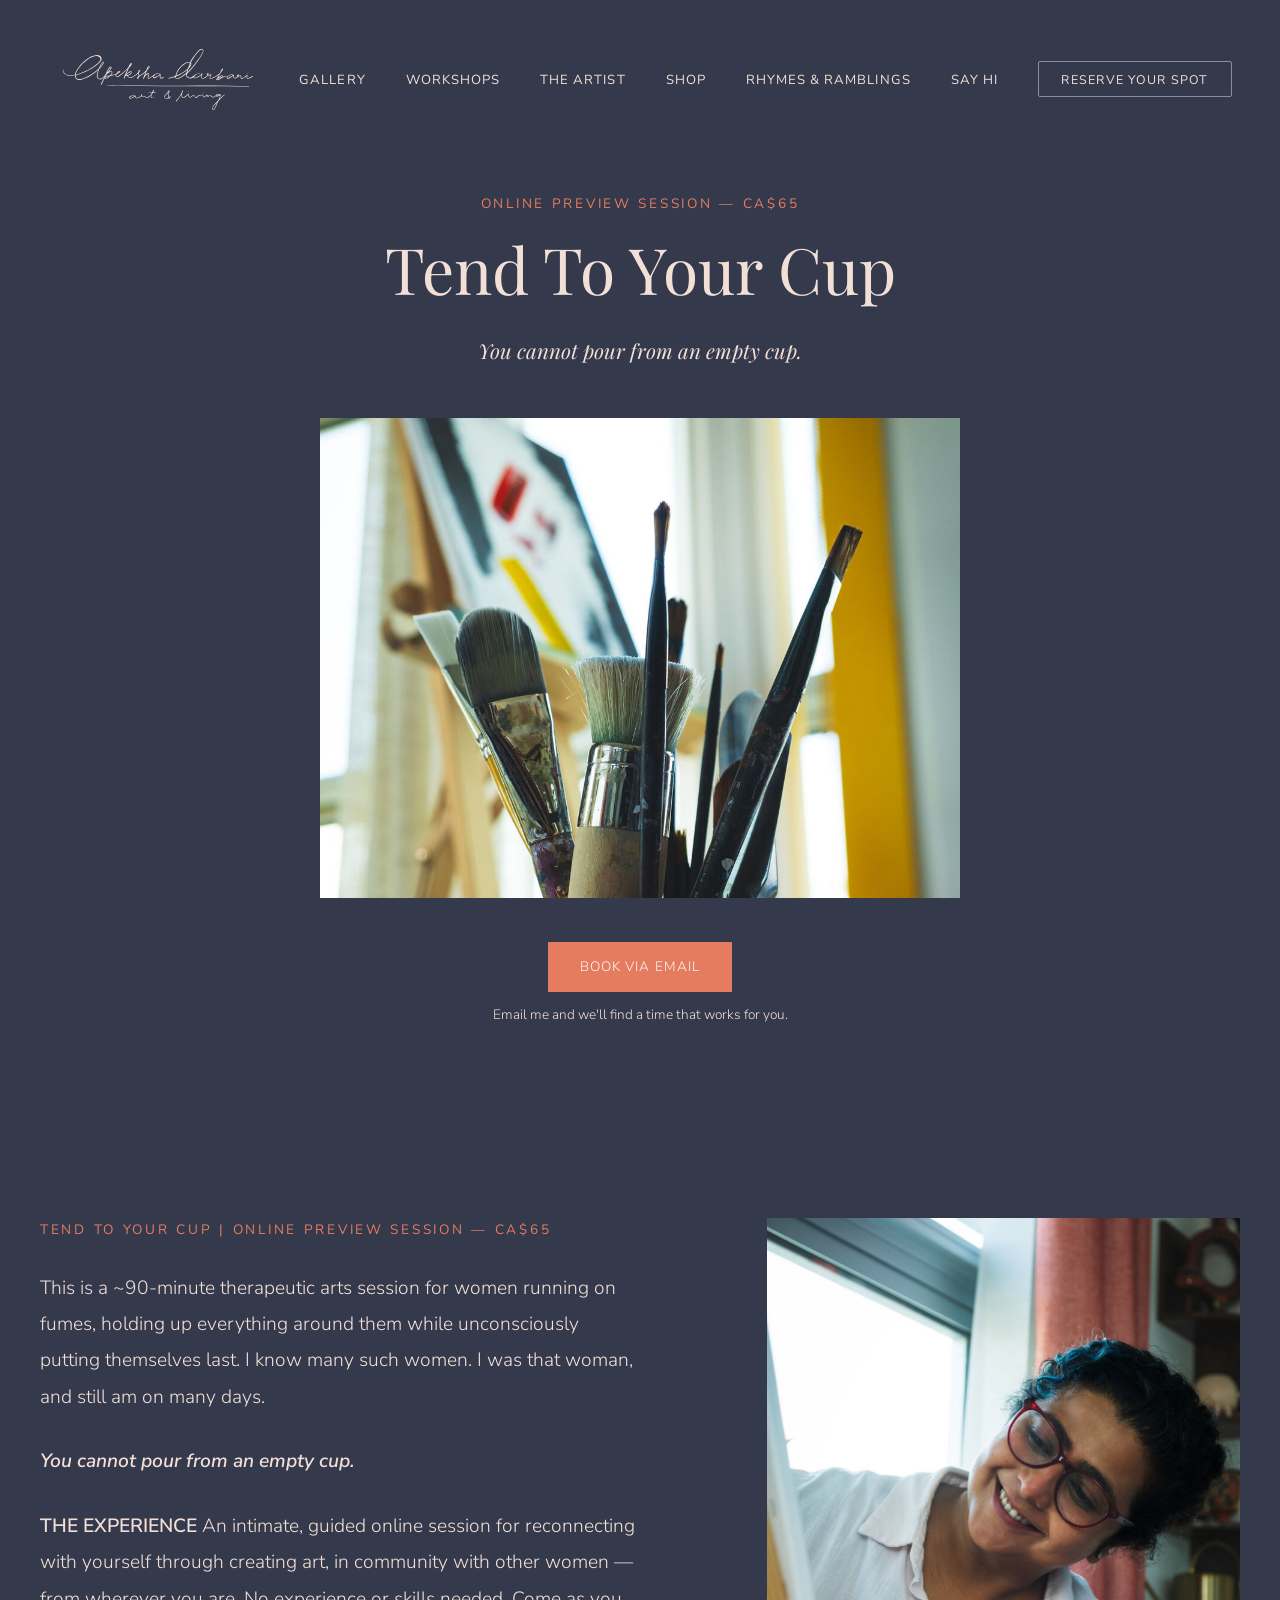
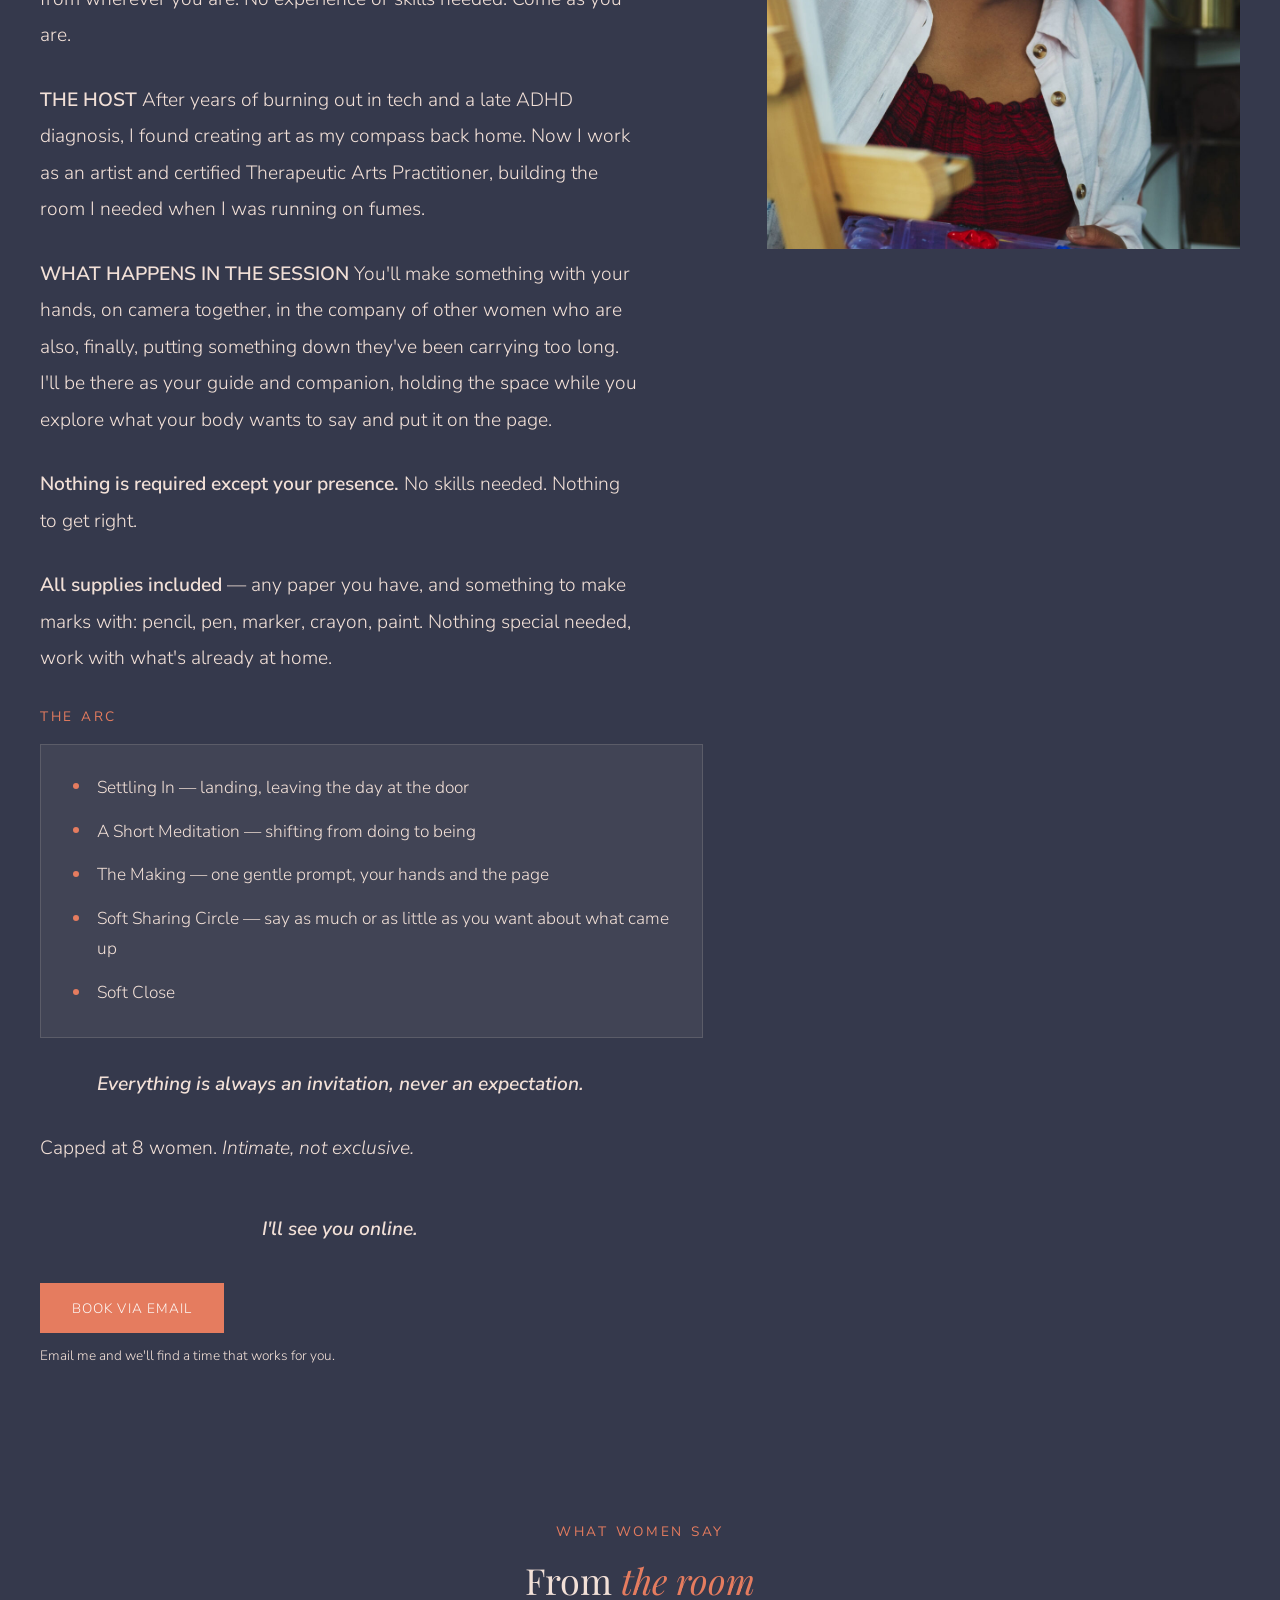
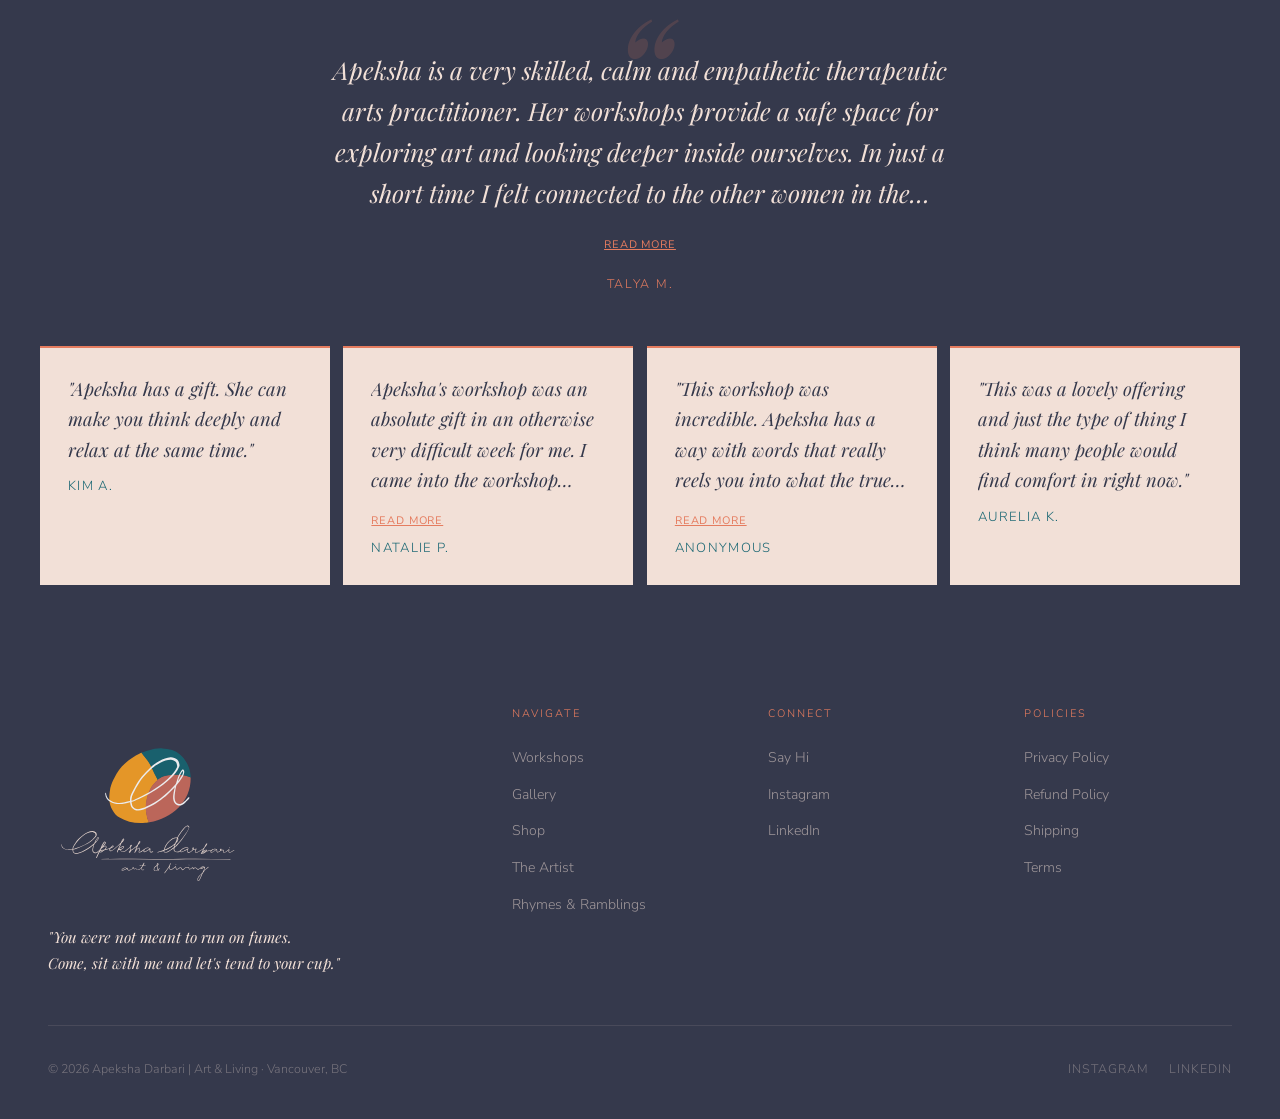
<file: pages/online-session.html>
<!DOCTYPE html>
<html lang="en">
<head>
  <meta charset="UTF-8" />
  <meta name="viewport" content="width=device-width, initial-scale=1.0" />
  <title>Tend To Your Cup | Online Preview Session | Apeksha Darbari | Art &amp; Living</title>
  <meta name="description" content="Tend To Your Cup: an online preview session for women running on fumes. CA$65, ~90 minutes, capped at 8 women. No experience needed." />
  <meta property="og:type" content="website" />
  <meta property="og:site_name" content="Apeksha Darbari | Art &amp; Living" />
  <meta property="og:url" content="https://apekshadarbari.com/pages/online-session" />
  <link rel="canonical" href="https://apekshadarbari.com/pages/online-session" />
  <meta property="og:title" content="Tend To Your Cup | Online Preview Session | Apeksha Darbari | Art &amp; Living" />
  <meta property="og:description" content="You cannot pour from an empty cup. An online therapeutic arts session for women running on fumes." />
  <meta property="og:image" content="https://apekshadarbari.com/assets/20250921_photoshoot_apeksha_darbari-14.jpeg" />
  <meta name="twitter:card" content="summary_large_image" />
  <meta name="twitter:image" content="https://apekshadarbari.com/assets/20250921_photoshoot_apeksha_darbari-14.jpeg" />
  <link rel="stylesheet" href="../css/style.css" />
  <link rel="icon" type="image/x-icon" href="/favicon.ico" />
  <link rel="icon" type="image/png" sizes="32x32" href="/favicon-32x32.png" />
  <link rel="icon" type="image/png" sizes="16x16" href="/favicon-16x16.png" />
  <link rel="apple-touch-icon" sizes="180x180" href="/apple-touch-icon.png" />
  <link rel="preconnect" href="https://fonts.googleapis.com" />
  <link rel="preconnect" href="https://fonts.gstatic.com" crossorigin />
  <link rel="stylesheet" href="https://fonts.googleapis.com/css2?family=Playfair+Display:ital,wght@0,400;0,500;0,600;1,400;1,500&family=Nunito+Sans:wght@300;400;600&family=Kalam:wght@400;700&display=swap" />
  <style>
    .workshop-hero-text {
      max-width: 680px;
      font-family: var(--font-display);
      font-style: italic;
      font-size: 1.15rem;
      color: var(--slate);
      line-height: 1.85;
      margin-top: 1.5rem;
    }
    .flyer-eyebrow {
      font-size: 0.72rem;
      letter-spacing: 0.2em;
      text-transform: uppercase;
      color: var(--clay);
      font-weight: 400;
      margin-top: 2.5rem;
      margin-bottom: 1rem;
      display: block;
    }
    .flyer-grid {
      display: grid;
      grid-template-columns: repeat(2, 1fr);
      gap: 2.5rem 3rem;
      margin-top: 1rem;
    }
    .flyer-label {
      font-size: 0.72rem;
      letter-spacing: 0.2em;
      text-transform: uppercase;
      color: var(--clay);
      font-weight: 400;
      margin-bottom: 1rem;
      display: block;
    }
    .flyer-block .section-body { color: var(--slate); max-width: 100%; }

    /* Featured testimonial: visual anchor of the section */
    .testimonial-featured {
      position: relative;
      max-width: 700px;
      margin: 2.5rem auto 3.25rem;
      padding: 0.5rem 1.5rem 0;
      text-align: center;
    }
    .testimonial-quote-mark {
      position: absolute;
      top: -3.25rem;
      left: 50%;
      transform: translateX(-50%);
      font-family: var(--font-display);
      font-style: italic;
      font-size: 10rem;
      line-height: 1;
      color: var(--clay);
      opacity: 0.16;
      pointer-events: none;
      user-select: none;
      z-index: 0;
    }
    .testimonial-featured-quote {
      position: relative;
      z-index: 1;
      font-family: var(--font-display);
      font-style: italic;
      font-weight: 400;
      font-size: 1.55rem;
      color: var(--slate);
      line-height: 1.65;
      margin-bottom: 1rem;
      display: -webkit-box;
      -webkit-line-clamp: 4;
      -webkit-box-orient: vertical;
      overflow: hidden;
    }
    .testimonial-featured-quote.expanded {
      display: block;
      -webkit-line-clamp: unset;
      overflow: visible;
    }
    .testimonial-featured-name {
      position: relative;
      z-index: 1;
      font-size: 0.78rem;
      letter-spacing: 0.14em;
      text-transform: uppercase;
      color: var(--clay);
      margin-top: 0.75rem;
    }
    @media (max-width: 768px) {
      .testimonial-quote-mark { font-size: 7rem; top: -2.5rem; }
      .testimonial-featured-quote { font-size: 1.25rem; }
    }

    /* Secondary testimonials: smaller, tighter, visually subordinate to the featured quote */
    .testimonial-grid {
      display: grid;
      grid-template-columns: repeat(4, 1fr);
      gap: 0.85rem;
      max-width: var(--max-width);
      margin: 0 auto;
    }
    .testimonial-card {
      background: var(--white);
      padding: 1.6rem 1.75rem;
      border-top: 2px solid var(--clay);
    }
    .testimonial-quote {
      font-family: var(--font-display);
      font-style: italic;
      font-weight: 400;
      font-size: 1.15rem;
      color: var(--midnight);
      line-height: 1.65;
      margin-bottom: 0.65rem;
      display: -webkit-box;
      -webkit-line-clamp: 4;
      -webkit-box-orient: vertical;
      overflow: hidden;
    }
    .testimonial-quote.expanded {
      display: block;
      -webkit-line-clamp: unset;
      overflow: visible;
    }
    .testimonial-toggle {
      display: inline-block;
      background: none;
      border: none;
      padding: 0;
      margin-bottom: 0.6rem;
      font-family: var(--font-body);
      font-size: 0.68rem;
      letter-spacing: 0.08em;
      text-transform: uppercase;
      color: var(--clay);
      text-decoration: underline;
      cursor: pointer;
    }
    .testimonial-name {
      font-size: 0.82rem;
      letter-spacing: 0.1em;
      text-transform: uppercase;
      color: var(--text-muted);
    }
    @media (max-width: 900px) {
      .testimonial-grid { grid-template-columns: repeat(2, 1fr); }
    }
    @media (max-width: 768px) {
      .testimonial-grid { grid-template-columns: 1fr; }
    }

    .btn-clay {
      display: inline-block;
      background: var(--clay);
      color: var(--white);
      padding: 0.85rem 2rem;
      font-family: var(--font-body);
      font-size: 0.85rem;
      letter-spacing: 0.08em;
      text-transform: uppercase;
      border: none;
      cursor: pointer;
      transition: background 0.2s ease, transform 0.2s ease;
      text-decoration: none;
    }
    .btn-clay:hover { background: #d4694d; transform: translateY(-1px); }

    /* Larger, more readable body copy, matching the workshops page */
    .section-body { font-size: 1.2rem; line-height: 1.9; }
    .flyer-block .section-body { font-size: 1.2rem; }
    .section-eyebrow, .flyer-eyebrow, .flyer-label { font-size: 0.85rem; }
    .workshop-hero-text { font-size: 1.28rem; }
    @media (max-width: 768px) {
      .section-body, .flyer-block .section-body { font-size: 1.12rem; }
    }

    .hero-photo {
      max-width: 640px;
      margin: 3rem auto 0;
      aspect-ratio: 4 / 3;
      overflow: hidden;
    }
    .hero-photo img { width: 100%; height: 100%; object-fit: cover; object-position: center 35%; display: block; }

    .offer-section { padding: var(--section-pad); }
    .offer-on-slate .section-body { color: var(--text-muted); }
    .offer-on-slate .flyer-eyebrow { color: var(--teal); }
    .offer-on-midnight .section-body { color: var(--slate); }

    .offer-layout {
      max-width: var(--max-width);
      margin: 0 auto;
      display: grid;
      grid-template-columns: 5fr 7fr;
      gap: 4rem;
      align-items: start;
    }
    .offer-section.offer-reverse .offer-layout { grid-template-columns: 7fr 5fr; }
    .offer-layout > * { min-width: 0; }
    .offer-image-col { position: relative; }
    .offer-sticky-image { position: sticky; top: 6.5rem; width: 100%; overflow: hidden; }
    .offer-content-col > .section-body,
    .offer-content-col > .flyer-eyebrow,
    .offer-content-col > .reference-card,
    .offer-content-col > .btn-clay,
    .offer-content-col > p {
      margin-top: 1.75rem;
    }
    .offer-content-col > .flyer-eyebrow:first-child,
    .offer-content-col > .section-body:first-child {
      margin-top: 0;
    }

    .offer-signoff {
      font-style: italic;
      font-weight: 600;
      text-align: center;
      margin-top: 2.75rem !important;
      margin-bottom: 0.5rem;
    }

    @media (max-width: 900px) {
      .offer-layout,
      .offer-section.offer-reverse .offer-layout { grid-template-columns: 1fr; gap: 2rem; }
      .offer-sticky-image { position: static; }
      .offer-section.offer-reverse .offer-image-col { order: -1; }
    }

    .reference-card { margin-top: 0.5rem; padding: 1.75rem 2rem; }
    .reference-card ul { list-style: none; margin: 0; padding: 0; }
    .reference-card li {
      position: relative;
      padding-left: 1.5rem;
      font-size: 1.08rem;
      line-height: 1.75;
      margin-bottom: 0.85rem;
    }
    .reference-card li:last-child { margin-bottom: 0; }
    .reference-card li::before {
      content: '';
      position: absolute;
      left: 0;
      top: 0.6em;
      width: 6px;
      height: 6px;
      border-radius: 50%;
      background: var(--clay);
    }
    .reference-card-on-slate { background: rgba(53, 57, 76, 0.05); border: 1px solid rgba(53, 57, 76, 0.1); }
    .reference-card-on-slate li { color: var(--midnight); }
    .reference-card-on-midnight { background: rgba(242, 224, 215, 0.06); border: 1px solid rgba(242, 224, 215, 0.15); }
    .reference-card-on-midnight li { color: var(--slate); }

    @media (max-width: 768px) {
      .hero-photo { aspect-ratio: 1 / 1; }
    }

    /* Top CTA, directly under the hero — same button as the one repeated at the bottom */
    .top-cta { text-align: center; margin-top: 2.75rem; }
    .top-cta p { font-size: 0.85rem; color: var(--slate); margin-top: 0.7rem; }
  </style>
  <!-- Google tag (gtag.js) -->
  <script async src="https://www.googletagmanager.com/gtag/js?id=G-0LM9XW9N6Y"></script>
  <script>
    window.dataLayer = window.dataLayer || [];
    function gtag(){dataLayer.push(arguments);}
    gtag('js', new Date());
    gtag('config', 'G-0LM9XW9N6Y');
  </script>

  <!-- Meta Pixel Code -->
  <script>
  !function(f,b,e,v,n,t,s)
  {if(f.fbq)return;n=f.fbq=function(){n.callMethod?
  n.callMethod.apply(n,arguments):n.queue.push(arguments)};
  if(!f._fbq)f._fbq=n;n.push=n;n.loaded=!0;n.version='2.0';
  n.queue=[];t=b.createElement(e);t.async=!0;
  t.src=v;s=b.getElementsByTagName(e)[0];
  s.parentNode.insertBefore(t,s)}(window, document,'script',
  'https://connect.facebook.net/en_US/fbevents.js');
  fbq('init', '1409071834409371');
  fbq('track', 'PageView');
  </script>
  <noscript><img height="1" width="1" style="display:none"
  src="https://www.facebook.com/tr?id=1409071834409371&ev=PageView&noscript=1"
  /></noscript>
  <!-- End Meta Pixel Code -->

</head>
<body>

  <nav class="nav-light">
    <a href="../index.html" class="nav-logo">
      <img src="../assets/branding/02_Logotype (with tagline)/apeksha-darbari_logotype-tagline_slate.svg" alt="Apeksha Darbari | Art &amp; Living" />
    </a>
    <ul class="nav-links">
      <li><a href="../pages/gallery.html">Gallery</a></li>
      <li><a href="../pages/workshops.html">Workshops</a></li>
      <li><a href="../pages/about.html">The Artist</a></li>
      <li class="studio-link"><a href="../pages/studio.html">From the Studio</a></li>
      <li class="shop-link" style="display:none"><a href="https://shop.apekshadarbari.com">Shop</a></li>
      <li><a href="../pages/poetry.html">Rhymes &amp; Ramblings</a></li>
      <li><a href="../pages/contact.html">Say Hi</a></li>
      <li><a href="../pages/workshops.html" class="nav-cta">Reserve Your Spot</a></li>
    </ul>
    <div class="hamburger" aria-label="Open menu" role="button" tabindex="0" aria-expanded="false">
      <span></span><span></span><span></span>
    </div>
  </nav>

  <div class="page-hero">
    <div class="page-hero-inner">
      <div style="text-align: center;">
        <span class="section-eyebrow">Online Preview Session &mdash; CA$65</span>
        <h1 class="section-title" style="font-size: clamp(2.5rem, 5vw, 4.5rem);">
          Tend To Your Cup
        </h1>
        <p class="workshop-hero-text" style="margin-left: auto; margin-right: auto;">
          You cannot pour from an empty cup.
        </p>
      </div>
      <div class="hero-photo fade-up">
        <img
          src="../assets/20250921_photoshoot_apeksha_darbari-01.jpg"
          alt="Paintbrushes resting in a jar of water by a sunlit window."
          loading="lazy"
        />
      </div>
      <div class="top-cta fade-up">
        <a href="mailto:apeksha@apekshadarbari.com?subject=Booking%20the%20Online%20Preview%20Session" class="btn-clay">Book via Email</a>
        <p>Email me and we'll find a time that works for you.</p>
      </div>
    </div>
  </div>

  <!-- Tend To Your Cup | Online Preview Session (image right, sticky alongside the full text column) -->
  <section class="offer-section offer-reverse offer-on-midnight" style="background: var(--midnight);">
    <div class="offer-layout">
      <div class="offer-content-col fade-up">
        <p class="flyer-eyebrow">Tend To Your Cup | Online Preview Session &mdash; CA$65</p>
        <p class="section-body">This is a ~90-minute therapeutic arts session for women running on fumes, holding up everything around them while unconsciously putting themselves last. I know many such women. I was that woman, and still am on many days.</p>
        <p class="section-body" style="font-style: italic; font-weight: 600;">You cannot pour from an empty cup.</p>
        <p class="section-body"><strong>THE EXPERIENCE</strong> An intimate, guided online session for reconnecting with yourself through creating art, in community with other women &mdash; from wherever you are. No experience or skills needed. Come as you are.</p>
        <p class="section-body"><strong>THE HOST</strong> After years of burning out in tech and a late ADHD diagnosis, I found creating art as my compass back home. Now I work as an artist and certified Therapeutic Arts Practitioner, building the room I needed when I was running on fumes.</p>
        <p class="section-body"><strong>WHAT HAPPENS IN THE SESSION</strong> You'll make something with your hands, on camera together, in the company of other women who are also, finally, putting something down they've been carrying too long. I'll be there as your guide and companion, holding the space while you explore what your body wants to say and put it on the page.</p>
        <p class="section-body"><strong>Nothing is required except your presence.</strong> No skills needed. Nothing to get right.</p>
        <p class="section-body"><strong>All supplies included</strong> &mdash; any paper you have, and something to make marks with: pencil, pen, marker, crayon, paint. Nothing special needed, work with what's already at home.</p>

        <p class="flyer-eyebrow" style="margin-bottom: 1rem;">The Arc</p>
        <div class="reference-card reference-card-on-midnight" style="margin-top: 0;">
          <ul>
            <li>Settling In &mdash; landing, leaving the day at the door</li>
            <li>A Short Meditation &mdash; shifting from doing to being</li>
            <li>The Making &mdash; one gentle prompt, your hands and the page</li>
            <li>Soft Sharing Circle &mdash; say as much or as little as you want about what came up</li>
            <li>Soft Close</li>
          </ul>
        </div>

        <p class="section-body" style="font-style: italic; font-weight: 600; text-align: center;">Everything is always an invitation, never an expectation.</p>
        <p class="section-body" style="color: var(--slate);">Capped at 8 women. <em>Intimate, not exclusive.</em></p>
        <p class="section-body offer-signoff">I'll see you online.</p>
        <a href="mailto:apeksha@apekshadarbari.com?subject=Booking%20the%20Online%20Preview%20Session" class="btn-clay" style="display: inline-block;">Book via Email</a>
        <p style="font-size: 0.85rem; color: var(--slate); margin-top: 0.7rem;">Email me and we'll find a time that works for you.</p>
      </div>
      <div class="offer-image-col fade-up">
        <div class="about-image-wrap offer-sticky-image">
          <img
            src="../assets/20250921_photoshoot_apeksha_darbari-14.jpeg"
            alt="Apeksha painting at the easel by the window."
            loading="lazy"
          />
          <div class="about-image-accent" style="left: auto; right: -1.5rem;"></div>
        </div>
      </div>
    </div>
  </section>

  <!-- TESTIMONIALS -->
  <section style="background: var(--midnight); padding: 3.5rem 2rem;">
    <div style="max-width: var(--max-width); margin: 0 auto; text-align: center;">
      <span class="section-eyebrow">What women say</span>
      <h2 class="section-title" style="color: var(--slate); font-size: clamp(1.6rem, 3vw, 2.25rem); margin-bottom: 0;">From <em style="color: var(--clay)">the room</em></h2>
    </div>

    <!-- Featured testimonial: the visual anchor -->
    <div class="testimonial-featured fade-up">
      <span class="testimonial-quote-mark" aria-hidden="true">&ldquo;</span>
      <p class="testimonial-featured-quote">Apeksha is a very skilled, calm and empathetic therapeutic arts practitioner. Her workshops provide a safe space for exploring art and looking deeper inside ourselves. In just a short time I felt connected to the other women in the workshop. The art making was fun and insightful and the sharing was authentic. Thank you Apeksha!</p>
      <button class="testimonial-toggle" type="button">Read more</button>
      <p class="testimonial-featured-name">Talya M.</p>
    </div>

    <div class="testimonial-grid">
      <div class="testimonial-card fade-up" style="background: var(--slate); border-top-color: var(--clay);">
        <p class="testimonial-quote" style="color: var(--midnight);">"Apeksha has a gift. She can make you think deeply and relax at the same time."</p>
        <p class="testimonial-name" style="color: var(--teal);">Kim A.</p>
      </div>
      <div class="testimonial-card fade-up" style="background: var(--slate); border-top-color: var(--clay);">
        <p class="testimonial-quote" style="color: var(--midnight);">Apeksha's workshop was an absolute gift in an otherwise very difficult week for me. I came into the workshop feeling emotionally, mentally and physically drained. Apeksha has a very calm and grounding energy which immediately made me feel safe, and supported me in remaining fully present throughout our session (not an easy task after an intense day of work). It was a moment of peace and healing that I am very grateful for!</p>
        <button class="testimonial-toggle" type="button">Read more</button>
        <p class="testimonial-name" style="color: var(--teal);">Natalie P.</p>
      </div>
      <div class="testimonial-card fade-up" style="background: var(--slate); border-top-color: var(--clay);">
        <p class="testimonial-quote" style="color: var(--midnight);">"This workshop was incredible. Apeksha has a way with words that really reels you into what the true essence of what the workshop is meant to achieve. I would recommend this to all women that want to explore their creative side in a safe and thought-provoking environment."</p>
        <button class="testimonial-toggle" type="button">Read more</button>
        <p class="testimonial-name" style="color: var(--teal);">Anonymous</p>
      </div>
      <div class="testimonial-card fade-up" style="background: var(--slate); border-top-color: var(--clay);">
        <p class="testimonial-quote" style="color: var(--midnight);">"This was a lovely offering and just the type of thing I think many people would find comfort in right now."</p>
        <p class="testimonial-name" style="color: var(--teal);">Aurelia K.</p>
      </div>
    </div>
  </section>

  <footer>
    <div class="footer-grid">
      <div>
        <img src="../assets/branding/01_Logo full/apeksha-darbari_logo-full_colour-slate.svg" alt="Apeksha Darbari | Art &amp; Living" class="footer-emblem" />
        <p class="footer-brand-tagline">"You were not meant to run on fumes.<br>Come, sit with me and let's tend to your cup."</p>
      </div>
      <div>
        <p class="footer-heading">Navigate</p>
        <ul class="footer-links">
          <li><a href="../pages/workshops.html">Workshops</a></li>
          <li><a href="../pages/gallery.html">Gallery</a></li>
          <li class="studio-link"><a href="../pages/studio.html">From the Studio</a></li>
          <li class="shop-link" style="display:none"><a href="https://shop.apekshadarbari.com">Shop</a></li>
          <li><a href="../pages/about.html">The Artist</a></li>
          <li><a href="../pages/poetry.html">Rhymes &amp; Ramblings</a></li>
        </ul>
      </div>
      <div>
        <p class="footer-heading">Connect</p>
        <ul class="footer-links">
          <li><a href="../pages/contact.html">Say Hi</a></li>
          <li><a href="https://www.instagram.com/apekshadarbari" target="_blank" rel="noopener">Instagram</a></li>
          <li><a href="https://www.linkedin.com/in/apekshadarbari" target="_blank" rel="noopener">LinkedIn</a></li>
        </ul>
      </div>
      <div>
        <p class="footer-heading">Policies</p>
        <ul class="footer-links">
          <li><a href="../pages/privacy.html">Privacy Policy</a></li>
          <li><a href="../pages/refunds.html">Refund Policy</a></li>
          <li><a href="../pages/shipping.html">Shipping</a></li>
          <li><a href="../pages/terms.html">Terms</a></li>
        </ul>
      </div>
    </div>
    <div class="footer-bottom">
      <p>© 2026 Apeksha Darbari | Art & Living · Vancouver, BC</p>
      <div class="social-links">
        <a href="https://www.instagram.com/apekshadarbari" target="_blank" rel="noopener">Instagram</a>
        <a href="https://www.linkedin.com/in/apekshadarbari" target="_blank" rel="noopener">LinkedIn</a>
      </div>
    </div>
  </footer>

  <script src="../js/main.js"></script>
  <script>
    document.querySelectorAll('.testimonial-toggle').forEach(function (btn) {
      btn.addEventListener('click', function () {
        var quote = btn.previousElementSibling;
        var expanded = quote.classList.toggle('expanded');
        btn.textContent = expanded ? 'Show less' : 'Read more';
      });
    });
  </script>
</body>
</html>
</file>
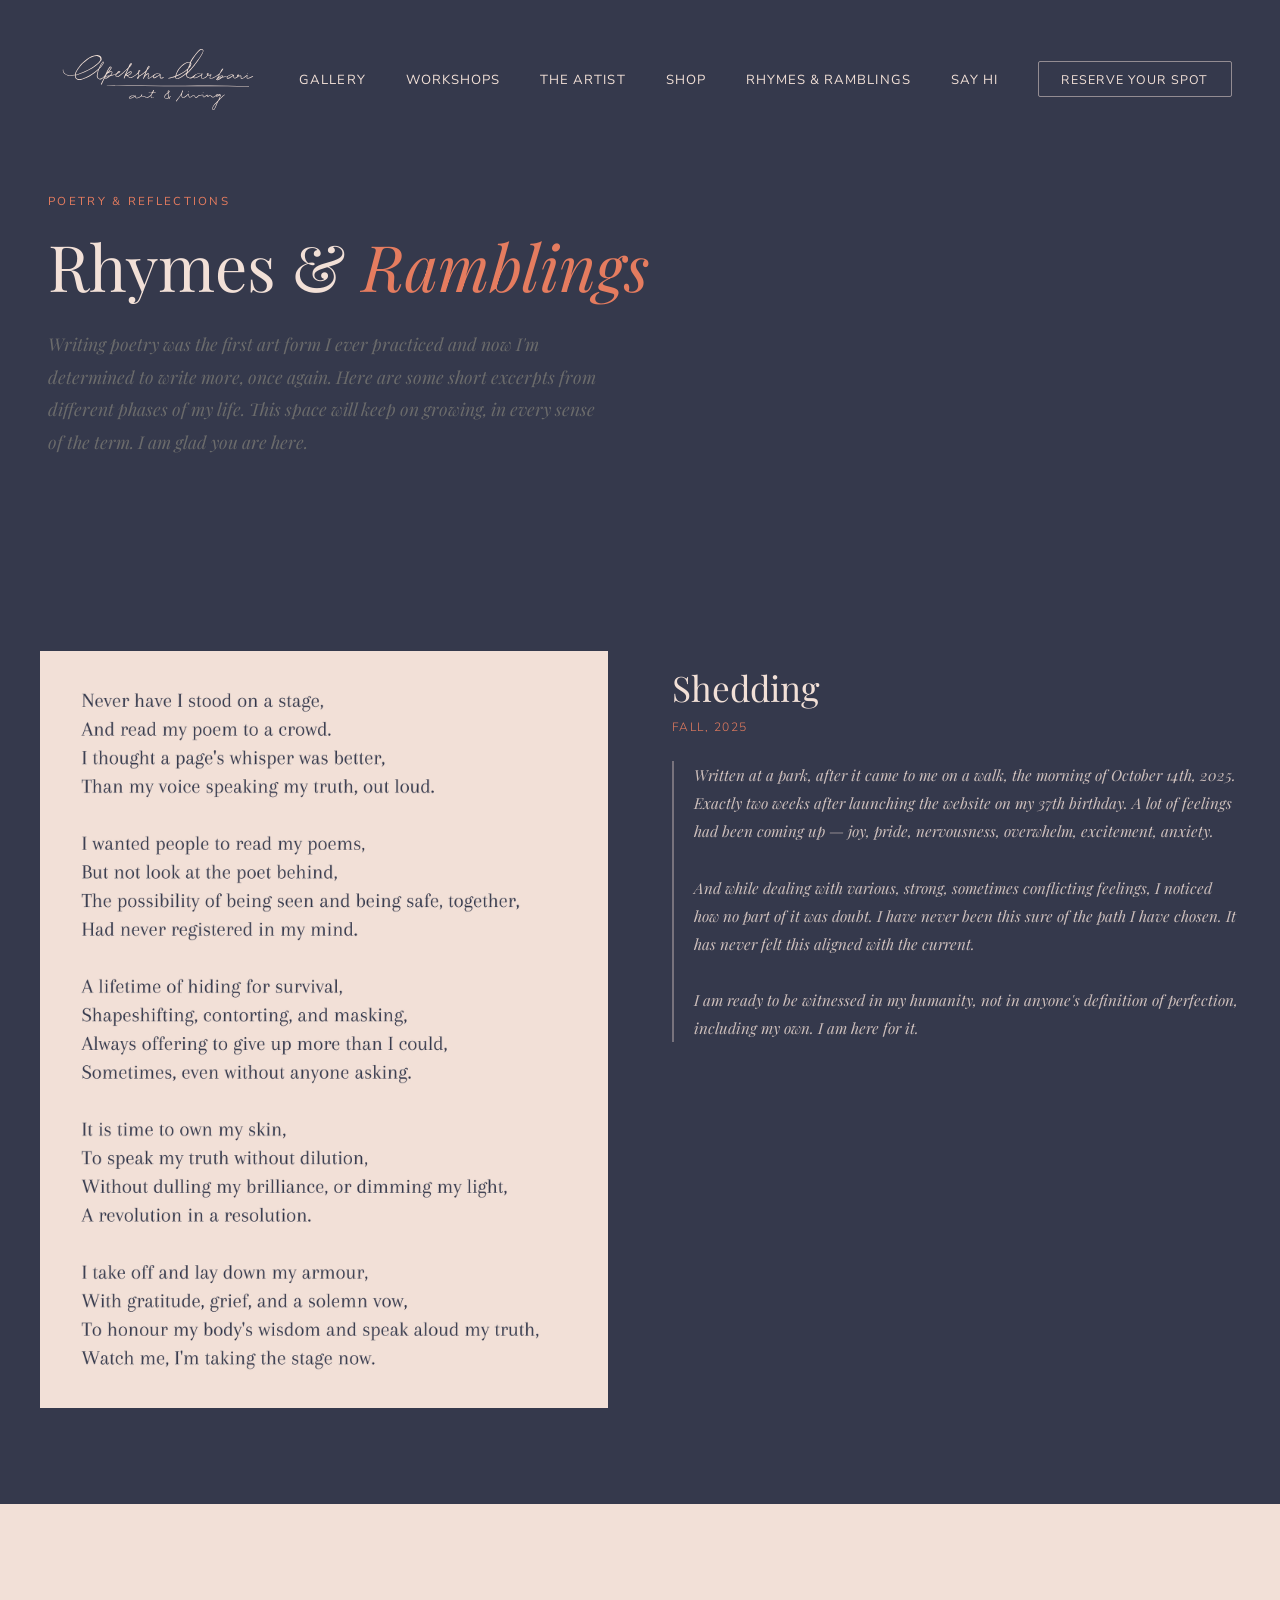
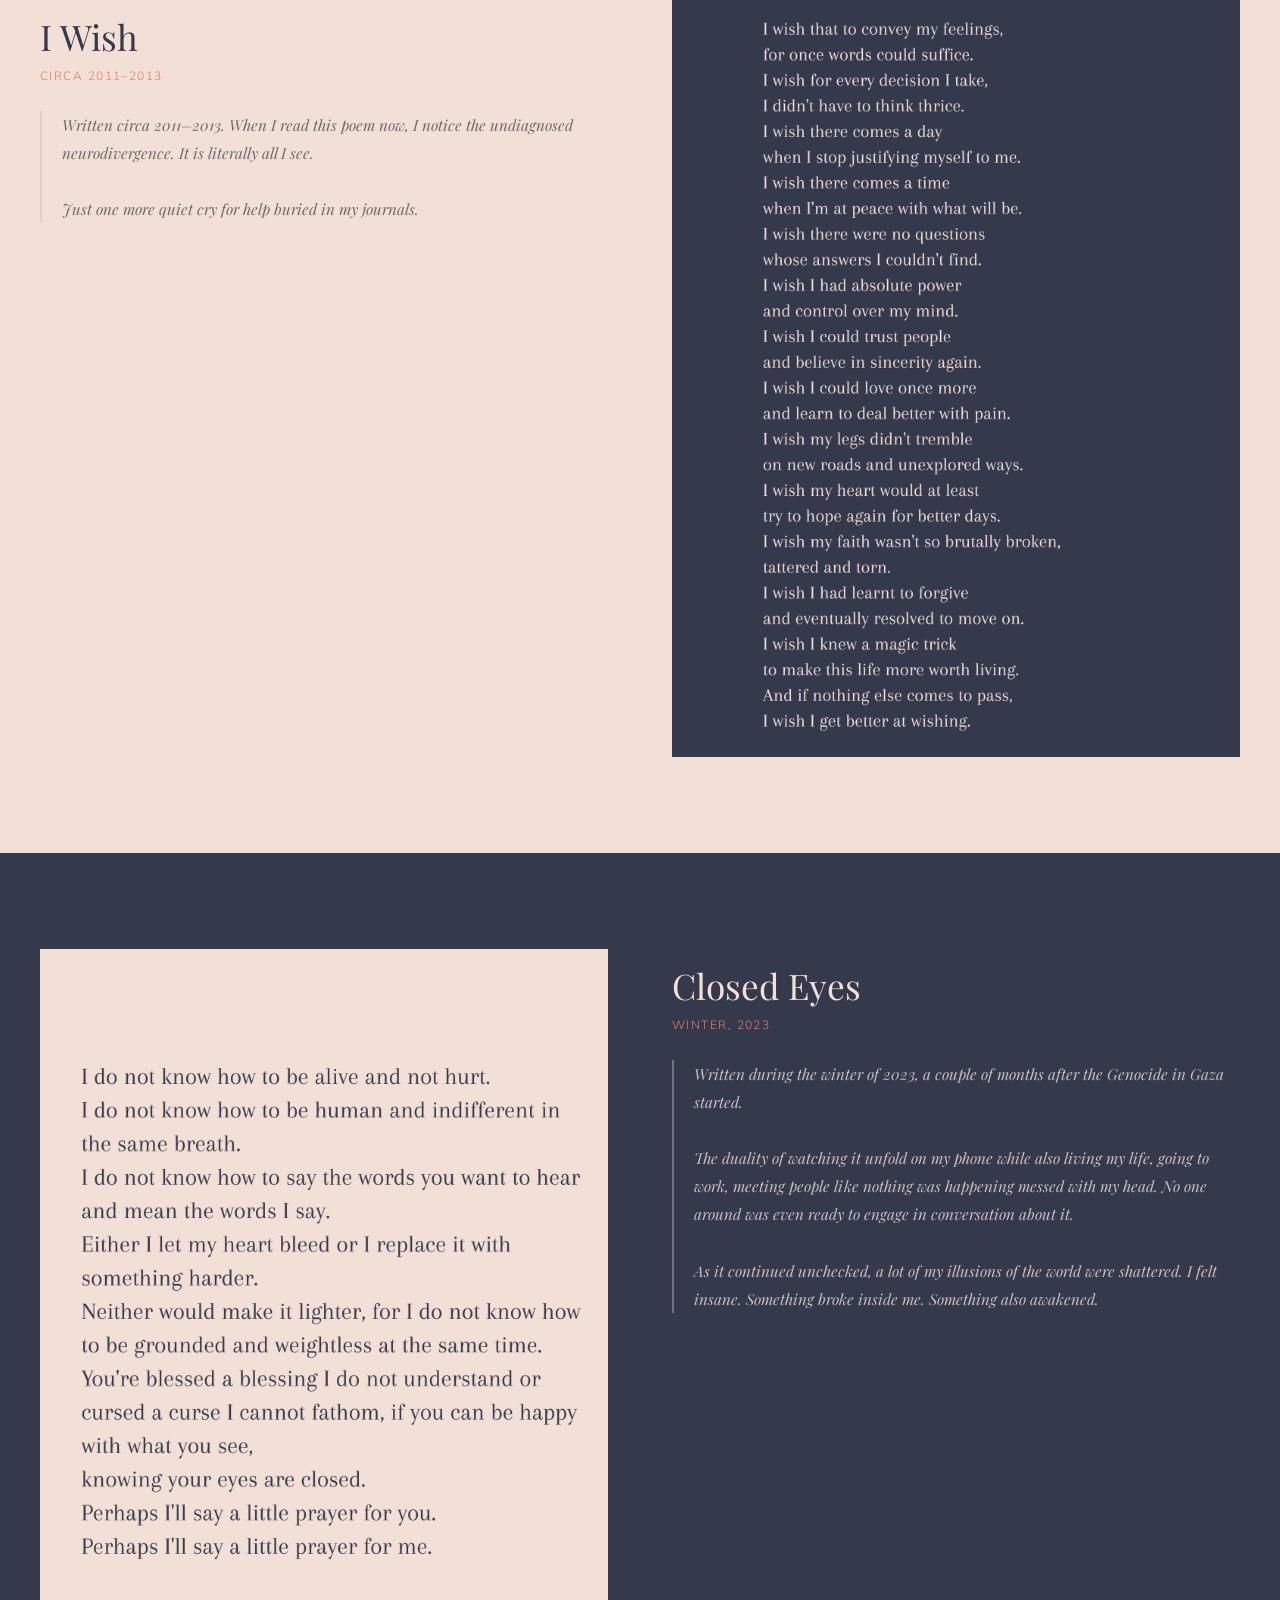
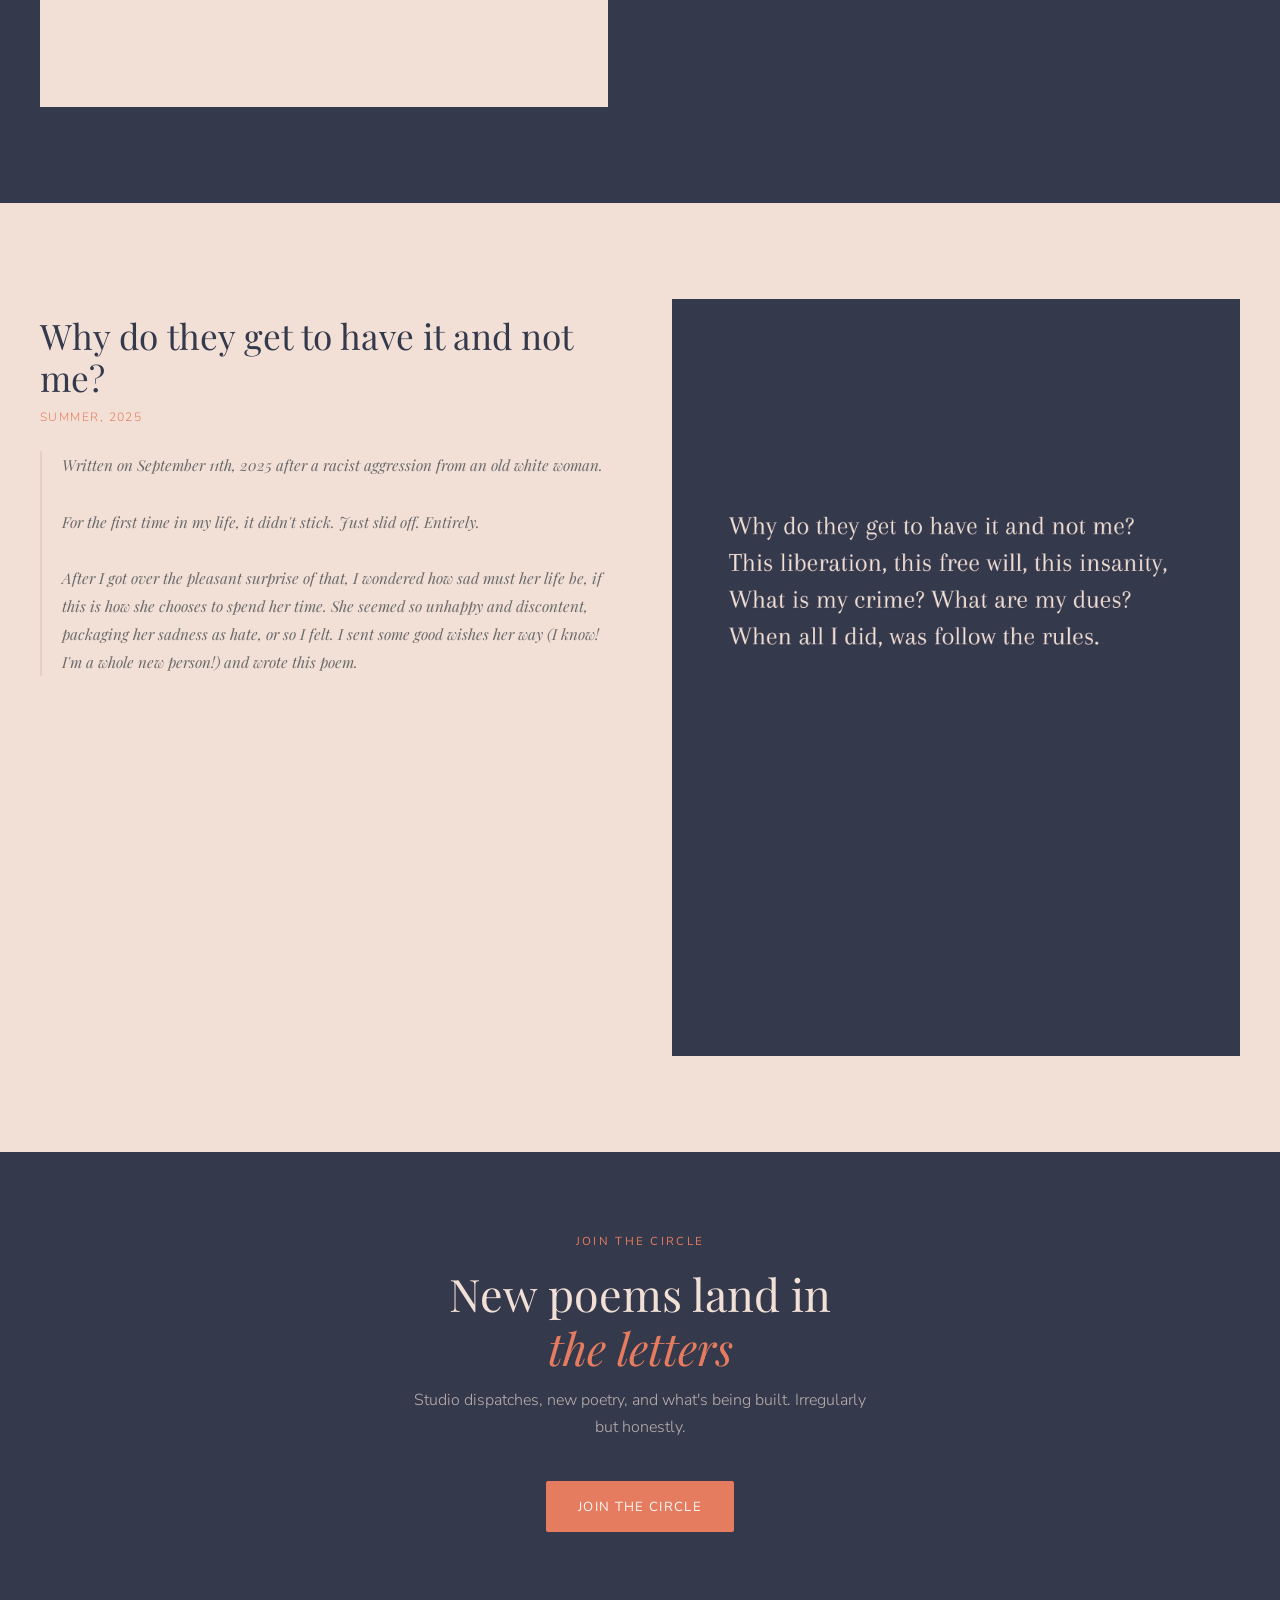
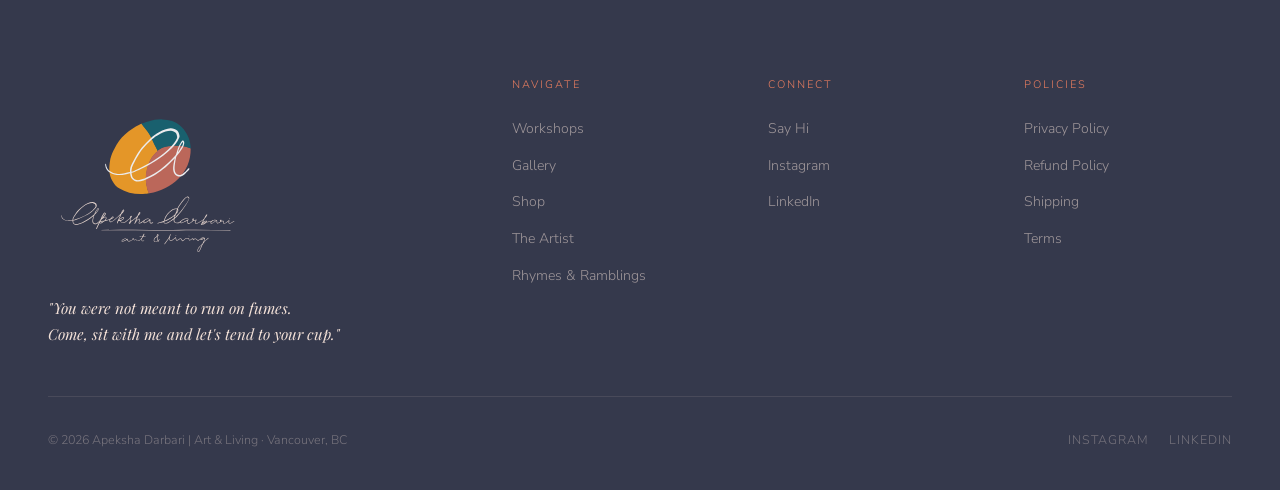
<file: pages/poetry.html>
<!DOCTYPE html>
<html lang="en">
<head>
  <meta charset="UTF-8" />
  <meta name="viewport" content="width=device-width, initial-scale=1.0" />
  <title>Rhymes & Ramblings · Apeksha Darbari | Art & Living</title>
  <meta name="description" content="Poetry and reflections by Apeksha Darbari — written across a lifetime, from the backs of notebooks to park benches in Vancouver." />
  <meta property="og:type" content="website" />
  <meta property="og:site_name" content="Apeksha Darbari | Art &amp; Living" />
  <meta property="og:url" content="https://apekshadarbari.com/pages/poetry" />
  <link rel="canonical" href="https://apekshadarbari.com/pages/poetry" />
  <meta property="og:title" content="Rhymes &amp; Ramblings · Apeksha Darbari | Art &amp; Living" />
  <meta property="og:description" content="Poetry written across a lifetime — from the backs of notebooks to park benches in Vancouver." />
  <meta property="og:image" content="https://apekshadarbari.com/assets/20250921_photoshoot_apeksha_darbari-01.jpg" />
  <meta name="twitter:card" content="summary_large_image" />
  <meta name="twitter:image" content="https://apekshadarbari.com/assets/20250921_photoshoot_apeksha_darbari-01.jpg" />
  <link rel="stylesheet" href="../css/style.css" />
  <link rel="icon" type="image/x-icon" href="/favicon.ico" />
  <link rel="icon" type="image/png" sizes="32x32" href="/favicon-32x32.png" />
  <link rel="icon" type="image/png" sizes="16x16" href="/favicon-16x16.png" />
  <link rel="apple-touch-icon" sizes="180x180" href="/apple-touch-icon.png" />
  <link rel="preconnect" href="https://fonts.googleapis.com" />
  <link rel="preconnect" href="https://fonts.gstatic.com" crossorigin />
  <link rel="stylesheet" href="https://fonts.googleapis.com/css2?family=Playfair+Display:ital,wght@0,400;0,500;0,600;1,400;1,500&family=Nunito+Sans:wght@300;400;600&family=Kalam:wght@400;700&display=swap" />
  <style>
    .poem-entry {
      max-width: var(--max-width);
      margin: 0 auto 5rem;
      display: grid;
      grid-template-columns: 1fr 1fr;
      gap: 4rem;
      align-items: start;
    }
    .poem-entry:nth-child(even) { direction: rtl; }
    .poem-entry:nth-child(even) > * { direction: ltr; }
    .poem-image {
      width: 100%;
      aspect-ratio: 3/4;
      object-fit: cover;
      object-position: center top;
    }
    .poem-content { padding-top: 1rem; }
    .poem-title {
      font-family: var(--font-display);
      font-size: 2.2rem;
      color: var(--midnight);
      margin-bottom: 0.5rem;
      font-weight: 400;
    }
    .poem-date {
      font-size: 0.75rem;
      letter-spacing: 0.12em;
      text-transform: uppercase;
      color: var(--clay);
      margin-bottom: 1.5rem;
    }
    .poem-context {
      font-size: 0.95rem;
      color: var(--text-muted);
      line-height: 1.85;
      font-style: italic;
      font-family: var(--font-display);
      border-left: 2px solid var(--slate-dark);
      padding-left: 1.25rem;
      margin-bottom: 1.5rem;
    }
    /* Each poem sits in a full-width band that contrasts with its image background */
    .poem-entry.flip { direction: rtl; }
    .poem-entry.flip > * { direction: ltr; }
    .poem-band .poem-entry { margin-bottom: 0; }
    .poem-band-dark .poem-title { color: var(--slate); }
    .poem-band-dark .poem-context { color: rgba(242, 224, 215, 0.8); border-left-color: rgba(242, 224, 215, 0.35); }
    @media (max-width: 768px) {
      .poem-entry { grid-template-columns: 1fr; gap: 1.5rem; }
      .poem-entry:nth-child(even) { direction: ltr; }
      .poem-entry.flip { direction: ltr; }
    }
  </style>
  <!-- Google tag (gtag.js) -->
  <script async src="https://www.googletagmanager.com/gtag/js?id=G-0LM9XW9N6Y"></script>
  <script>
    window.dataLayer = window.dataLayer || [];
    function gtag(){dataLayer.push(arguments);}
    gtag('js', new Date());
    gtag('config', 'G-0LM9XW9N6Y');
  </script>

  <!-- Meta Pixel Code -->
  <script>
  !function(f,b,e,v,n,t,s)
  {if(f.fbq)return;n=f.fbq=function(){n.callMethod?
  n.callMethod.apply(n,arguments):n.queue.push(arguments)};
  if(!f._fbq)f._fbq=n;n.push=n;n.loaded=!0;n.version='2.0';
  n.queue=[];t=b.createElement(e);t.async=!0;
  t.src=v;s=b.getElementsByTagName(e)[0];
  s.parentNode.insertBefore(t,s)}(window, document,'script',
  'https://connect.facebook.net/en_US/fbevents.js');
  fbq('init', '1409071834409371');
  fbq('track', 'PageView');
  </script>
  <noscript><img height="1" width="1" style="display:none"
  src="https://www.facebook.com/tr?id=1409071834409371&ev=PageView&noscript=1"
  /></noscript>
  <!-- End Meta Pixel Code -->

</head>
<body>

  <nav class="nav-light">
    <a href="../index.html" class="nav-logo">
      <img src="../assets/branding/02_Logotype (with tagline)/apeksha-darbari_logotype-tagline_slate.svg" alt="Apeksha Darbari | Art &amp; Living" />
    </a>
    <ul class="nav-links">
      <li><a href="../pages/gallery.html">Gallery</a></li>
      <li><a href="../pages/workshops.html">Workshops</a></li>
      <li><a href="../pages/about.html">The Artist</a></li>
      <li class="studio-link"><a href="../pages/studio.html">From the Studio</a></li>
      <li class="shop-link" style="display:none"><a href="https://shop.apekshadarbari.com">Shop</a></li>
      <li><a href="../pages/poetry.html">Rhymes & Ramblings</a></li>
      <li><a href="../pages/contact.html">Say Hi</a></li>
      <li><a href="../pages/workshops.html" class="nav-cta">Reserve Your Spot</a></li>
    </ul>
    <div class="hamburger" aria-label="Open menu" role="button" tabindex="0" aria-expanded="false">
      <span></span><span></span><span></span>
    </div>
  </nav>

  <div class="page-hero">
    <div class="page-hero-inner">
      <span class="section-eyebrow">Poetry & Reflections</span>
      <h1 class="section-title" style="font-size: clamp(2.5rem, 5vw, 4.5rem);">Rhymes &amp; <em>Ramblings</em></h1>
      <p style="font-family: var(--font-display); font-style: italic; font-size: 1.1rem; color: var(--text-muted); max-width: 560px; line-height: 1.85; margin-top: 1.5rem;">
        Writing poetry was the first art form I ever practiced and now I'm determined to write more, 
        once again. Here are some short excerpts from different phases of my life. 
        This space will keep on growing, in every sense of the term. I am glad you are here.
      </p>
    </div>
  </div>

  <!-- Each poem gets a full-width band in the OPPOSITE colour of its image background,
       so slate-background poems sit on midnight and vice versa. -->

  <!-- shedding.png has a SLATE image -> midnight band -->
  <section class="poem-band poem-band-dark" style="background: var(--midnight); padding: var(--section-pad);">
    <div class="poem-entry fade-up">
      <img
        class="poem-image"
        src="../assets/poetry/shedding.png"
        alt="Shedding — poem by Apeksha Darbari"
        loading="lazy"
      />
      <div class="poem-content">
        <h2 class="poem-title">Shedding</h2>
        <p class="poem-date">Fall, 2025</p>
        <p class="poem-context">
          Written at a park, after it came to me on a walk, the morning of October 14th, 2025.
          Exactly two weeks after launching the website on my 37th birthday. A lot of feelings
          had been coming up — joy, pride, nervousness, overwhelm, excitement, anxiety.
          <br><br>
          And while dealing with various, strong, sometimes conflicting feelings, I noticed
          how no part of it was doubt. I have never been this sure of the path I have chosen.
          It has never felt this aligned with the current.
          <br><br>
          I am ready to be witnessed in my humanity, not in anyone's definition of perfection,
          including my own. I am here for it.
        </p>
      </div>
    </div>
  </section>

  <!-- i-wish.png has a MIDNIGHT image -> slate band -->
  <section class="poem-band" style="background: var(--slate); padding: var(--section-pad);">
    <div class="poem-entry flip fade-up">
      <img
        class="poem-image"
        src="../assets/poetry/i-wish.png"
        alt="I Wish — poem by Apeksha Darbari"
        loading="lazy"
      />
      <div class="poem-content">
        <h2 class="poem-title">I Wish</h2>
        <p class="poem-date">Circa 2011–2013</p>
        <p class="poem-context">
          Written circa 2011–2013. When I read this poem now, I notice the undiagnosed
          neurodivergence. It is literally all I see.
          <br><br>
          Just one more quiet cry for help buried in my journals.
        </p>
      </div>
    </div>
  </section>

  <!-- with-eyes-closed.png has a SLATE image -> midnight band -->
  <section class="poem-band poem-band-dark" style="background: var(--midnight); padding: var(--section-pad);">
    <div class="poem-entry fade-up">
      <img
        class="poem-image"
        src="../assets/poetry/with-eyes-closed.png"
        alt="Closed Eyes — poem by Apeksha Darbari"
        loading="lazy"
      />
      <div class="poem-content">
        <h2 class="poem-title">Closed Eyes</h2>
        <p class="poem-date">Winter, 2023</p>
        <p class="poem-context">
          Written during the winter of 2023, a couple of months after the Genocide in Gaza started.
          <br><br>
          The duality of watching it unfold on my phone while also living my life, going to work,
          meeting people like nothing was happening messed with my head. No one around was even
          ready to engage in conversation about it.
          <br><br>
          As it continued unchecked, a lot of my illusions of the world were shattered.
          I felt insane. Something broke inside me. Something also awakened.
        </p>
      </div>
    </div>
  </section>

  <!-- why-do...png has a MIDNIGHT image -> slate band -->
  <section class="poem-band" style="background: var(--slate); padding: var(--section-pad);">
    <div class="poem-entry flip fade-up">
      <img
        class="poem-image"
        src="../assets/poetry/why-do-they-get-to-have-it-and-not-me.png"
        alt="Why do they get to have it and not me — poem by Apeksha Darbari"
        loading="lazy"
      />
      <div class="poem-content">
        <h2 class="poem-title">Why do they get to have it and not me?</h2>
        <p class="poem-date">Summer, 2025</p>
        <p class="poem-context">
          Written on September 11th, 2025 after a racist aggression from an old white woman.
          <br><br>
          For the first time in my life, it didn't stick. Just slid off. Entirely.
          <br><br>
          After I got over the pleasant surprise of that, I wondered how sad must her life be,
          if this is how she chooses to spend her time. She seemed so unhappy and discontent,
          packaging her sadness as hate, or so I felt. I sent some good wishes her way
          (I know! I'm a whole new person!) and wrote this poem.
        </p>
      </div>
    </div>
  </section>

  <section class="email-strip" style="background: var(--midnight);">
    <span class="section-eyebrow">Join the circle</span>
    <h2 class="section-title" style="color: var(--slate);">New poems land in<br><em style="color: var(--clay)">the letters</em></h2>
    <p style="color: rgba(242,224,215,0.7);">Studio dispatches, new poetry, and what's being built. Irregularly but honestly.</p>
    <a href="https://apekshadarbari.myflodesk.com/dmn24att1h" target="_blank" class="btn-primary">Join the circle</a>
  </section>

  <footer>
    <div class="footer-grid">
      <div>
        <img src="../assets/branding/01_Logo full/apeksha-darbari_logo-full_colour-slate.svg" alt="Apeksha Darbari | Art &amp; Living" class="footer-emblem" />
        <p class="footer-brand-tagline">"You were not meant to run on fumes.<br>Come, sit with me and let's tend to your cup."</p>
      </div>
      <div>
        <p class="footer-heading">Navigate</p>
        <ul class="footer-links">
          <li><a href="../pages/workshops.html">Workshops</a></li>
          <li><a href="../pages/gallery.html">Gallery</a></li>
          <li class="studio-link"><a href="../pages/studio.html">From the Studio</a></li>
          <li class="shop-link" style="display:none"><a href="https://shop.apekshadarbari.com">Shop</a></li>
          <li><a href="../pages/about.html">The Artist</a></li>
          <li><a href="../pages/poetry.html">Rhymes & Ramblings</a></li>
        </ul>
      </div>
      <div>
        <p class="footer-heading">Connect</p>
        <ul class="footer-links">
          <li><a href="../pages/contact.html">Say Hi</a></li>
          <li><a href="https://www.instagram.com/apekshadarbari" target="_blank" rel="noopener">Instagram</a></li>
          <li><a href="https://www.linkedin.com/in/apekshadarbari" target="_blank" rel="noopener">LinkedIn</a></li>
        </ul>
      </div>
      <div>
        <p class="footer-heading">Policies</p>
        <ul class="footer-links">
          <li><a href="../pages/privacy.html">Privacy Policy</a></li>
          <li><a href="../pages/refunds.html">Refund Policy</a></li>
          <li><a href="../pages/shipping.html">Shipping</a></li>
          <li><a href="../pages/terms.html">Terms</a></li>
        </ul>
      </div>
    </div>
    <div class="footer-bottom">
      <p>© 2026 Apeksha Darbari | Art & Living · Vancouver, BC</p>
      <div class="social-links">
        <a href="https://www.instagram.com/apekshadarbari" target="_blank" rel="noopener">Instagram</a>
        <a href="https://www.linkedin.com/in/apekshadarbari" target="_blank" rel="noopener">LinkedIn</a>
      </div>
    </div>
  </footer>

  <script src="../js/main.js"></script>
</body>
</html>
</file>
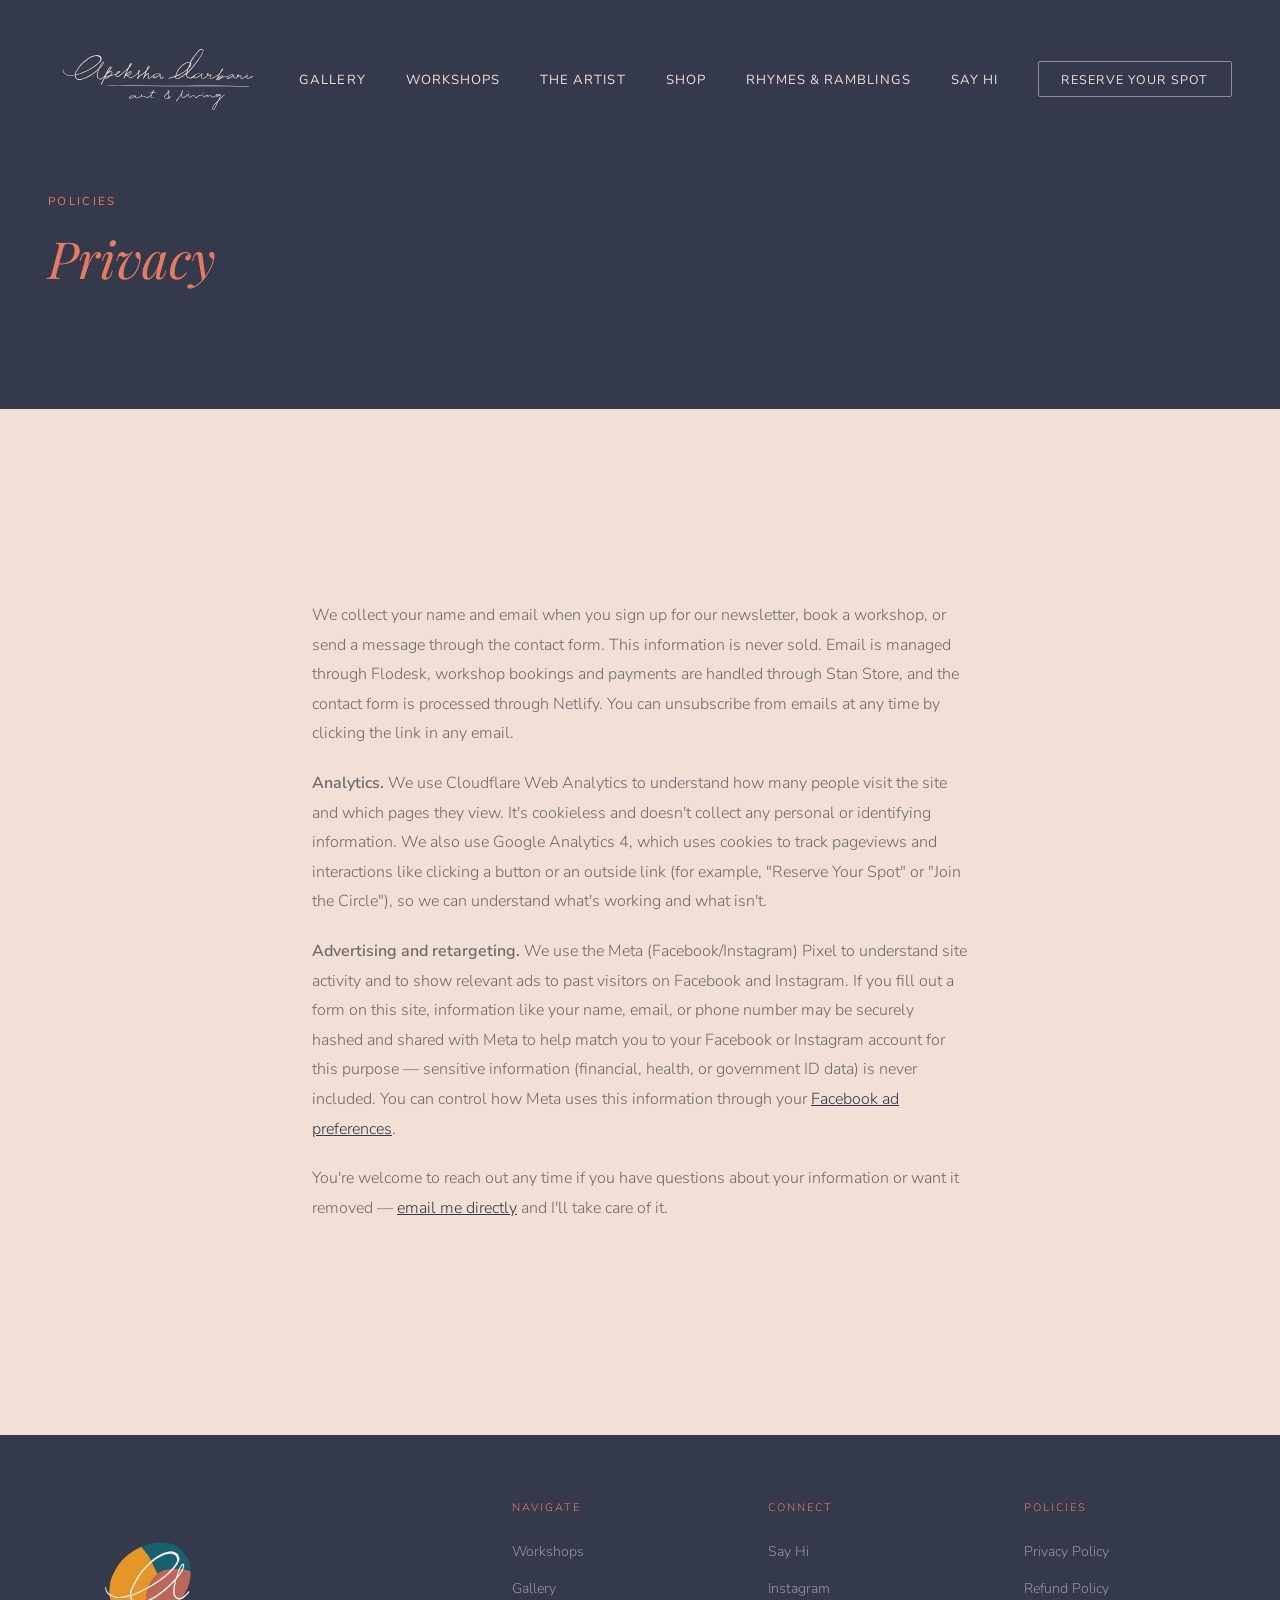
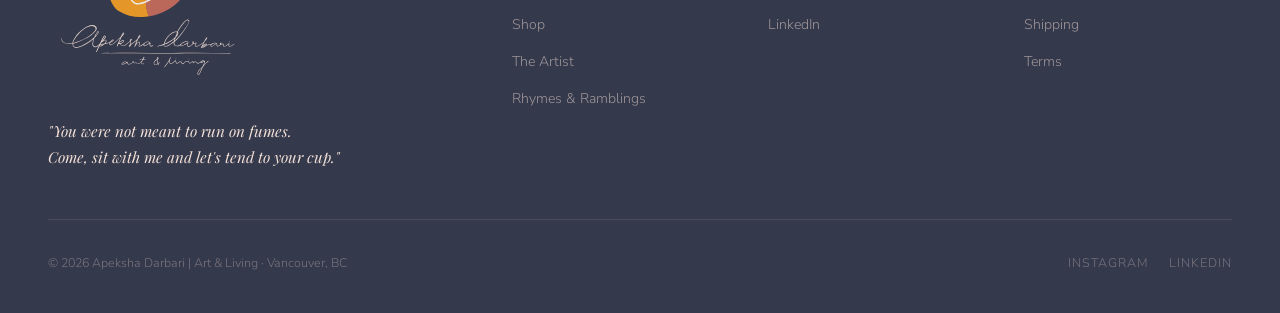
<file: pages/privacy.html>
<!DOCTYPE html>
<html lang="en">
<head>
  <meta charset="UTF-8" />
  <meta name="viewport" content="width=device-width, initial-scale=1.0" />
  <title>Privacy · Apeksha Darbari | Art & Living</title>
  <meta name="description" content="Privacy policy for Apeksha Darbari | Art &amp; Living." />
  <link rel="canonical" href="https://apekshadarbari.com/pages/privacy" />
  <meta property="og:type" content="website" />
  <meta property="og:site_name" content="Apeksha Darbari | Art &amp; Living" />
  <meta property="og:url" content="https://apekshadarbari.com/pages/privacy" />
  <meta property="og:title" content="Privacy · Apeksha Darbari | Art &amp; Living" />
  <meta property="og:description" content="Privacy policy for Apeksha Darbari | Art &amp; Living." />
  <meta property="og:image" content="https://apekshadarbari.com/assets/paintings/DSCF7618_v04.jpg" />
  <meta name="twitter:card" content="summary_large_image" />
  <meta name="twitter:image" content="https://apekshadarbari.com/assets/paintings/DSCF7618_v04.jpg" />
  <link rel="stylesheet" href="../css/style.css" />
  <link rel="icon" type="image/x-icon" href="/favicon.ico" />
  <link rel="icon" type="image/png" sizes="32x32" href="/favicon-32x32.png" />
  <link rel="icon" type="image/png" sizes="16x16" href="/favicon-16x16.png" />
  <link rel="apple-touch-icon" sizes="180x180" href="/apple-touch-icon.png" />
  <link rel="preconnect" href="https://fonts.googleapis.com" />
  <link rel="preconnect" href="https://fonts.gstatic.com" crossorigin />
  <link rel="stylesheet" href="https://fonts.googleapis.com/css2?family=Playfair+Display:ital,wght@0,400;0,500;0,600;1,400;1,500&family=Nunito+Sans:wght@300;400;600&family=Kalam:wght@400;700&display=swap" />
  <style>
    .policy-content {
      max-width: 720px;
      margin: 0 auto;
      padding: var(--section-pad);
    }
    .policy-content p {
      font-size: 1rem;
      color: var(--text-muted);
      line-height: 1.85;
      margin-bottom: 1.25rem;
    }
  </style>
  <!-- Google tag (gtag.js) -->
  <script async src="https://www.googletagmanager.com/gtag/js?id=G-0LM9XW9N6Y"></script>
  <script>
    window.dataLayer = window.dataLayer || [];
    function gtag(){dataLayer.push(arguments);}
    gtag('js', new Date());
    gtag('config', 'G-0LM9XW9N6Y');
  </script>

  <!-- Meta Pixel Code -->
  <script>
  !function(f,b,e,v,n,t,s)
  {if(f.fbq)return;n=f.fbq=function(){n.callMethod?
  n.callMethod.apply(n,arguments):n.queue.push(arguments)};
  if(!f._fbq)f._fbq=n;n.push=n;n.loaded=!0;n.version='2.0';
  n.queue=[];t=b.createElement(e);t.async=!0;
  t.src=v;s=b.getElementsByTagName(e)[0];
  s.parentNode.insertBefore(t,s)}(window, document,'script',
  'https://connect.facebook.net/en_US/fbevents.js');
  fbq('init', '1409071834409371');
  fbq('track', 'PageView');
  </script>
  <noscript><img height="1" width="1" style="display:none"
  src="https://www.facebook.com/tr?id=1409071834409371&ev=PageView&noscript=1"
  /></noscript>
  <!-- End Meta Pixel Code -->

</head>
<body>

  <nav class="nav-light">
    <a href="../index.html" class="nav-logo">
      <img src="../assets/branding/02_Logotype (with tagline)/apeksha-darbari_logotype-tagline_slate.svg" alt="Apeksha Darbari | Art &amp; Living" />
    </a>
    <ul class="nav-links">
      <li><a href="../pages/gallery.html">Gallery</a></li>
      <li><a href="../pages/workshops.html">Workshops</a></li>
      <li><a href="../pages/about.html">The Artist</a></li>
      <li class="studio-link"><a href="../pages/studio.html">From the Studio</a></li>
      <li class="shop-link" style="display:none"><a href="https://shop.apekshadarbari.com">Shop</a></li>
      <li><a href="../pages/poetry.html">Rhymes & Ramblings</a></li>
      <li><a href="../pages/contact.html">Say Hi</a></li>
      <li><a href="../pages/workshops.html" class="nav-cta">Reserve Your Spot</a></li>
    </ul>
    <div class="hamburger" aria-label="Open menu" role="button" tabindex="0" aria-expanded="false">
      <span></span><span></span><span></span>
    </div>
  </nav>

  <div class="page-hero">
    <div class="page-hero-inner">
      <span class="section-eyebrow">Policies</span>
      <h1 class="section-title" style="font-size: clamp(2rem, 4vw, 3.5rem);"><em>Privacy</em></h1>
    </div>
  </div>

  <section style="background: var(--slate);">
    <div class="policy-content">
      <p>
        We collect your name and email when you sign up for our newsletter, book a workshop, or
        send a message through the contact form. This information is never sold. Email is managed
        through Flodesk, workshop bookings and payments are handled through Stan Store, and the
        contact form is processed through Netlify. You can unsubscribe from emails at any time by
        clicking the link in any email.
      </p>
      <p>
        <strong>Analytics.</strong> We use Cloudflare Web Analytics to understand how many people
        visit the site and which pages they view. It's cookieless and doesn't collect any personal
        or identifying information. We also use Google Analytics 4, which uses cookies to track
        pageviews and interactions like clicking a button or an outside link (for example, "Reserve
        Your Spot" or "Join the Circle"), so we can understand what's working and what isn't.
      </p>
      <p>
        <strong>Advertising and retargeting.</strong> We use the Meta (Facebook/Instagram) Pixel to
        understand site activity and to show relevant ads to past visitors on Facebook and
        Instagram. If you fill out a form on this site, information like your name, email, or phone
        number may be securely hashed and shared with Meta to help match you to your Facebook or
        Instagram account for this purpose &mdash; sensitive information (financial, health, or
        government ID data) is never included. You can control how Meta uses this information
        through your <a href="https://www.facebook.com/adpreferences" target="_blank" rel="noopener noreferrer" style="color: var(--midnight); text-decoration: underline;">Facebook ad preferences</a>.
      </p>
      <p>
        You're welcome to reach out any time if you have questions about your information or want
        it removed &mdash; <a href="mailto:apeksha@apekshadarbari.com" style="color: var(--midnight); text-decoration: underline;">email me directly</a> and I'll take care of it.
      </p>
    </div>
  </section>

  <footer>
    <div class="footer-grid">
      <div>
        <img src="../assets/branding/01_Logo full/apeksha-darbari_logo-full_colour-slate.svg" alt="Apeksha Darbari | Art &amp; Living" class="footer-emblem" />
        <p class="footer-brand-tagline">"You were not meant to run on fumes.<br>Come, sit with me and let's tend to your cup."</p>
      </div>
      <div>
        <p class="footer-heading">Navigate</p>
        <ul class="footer-links">
          <li><a href="../pages/workshops.html">Workshops</a></li>
          <li><a href="../pages/gallery.html">Gallery</a></li>
          <li class="studio-link"><a href="../pages/studio.html">From the Studio</a></li>
          <li class="shop-link" style="display:none"><a href="https://shop.apekshadarbari.com">Shop</a></li>
          <li><a href="../pages/about.html">The Artist</a></li>
          <li><a href="../pages/poetry.html">Rhymes & Ramblings</a></li>
        </ul>
      </div>
      <div>
        <p class="footer-heading">Connect</p>
        <ul class="footer-links">
          <li><a href="../pages/contact.html">Say Hi</a></li>
          <li><a href="https://www.instagram.com/apekshadarbari" target="_blank" rel="noopener">Instagram</a></li>
          <li><a href="https://www.linkedin.com/in/apekshadarbari" target="_blank" rel="noopener">LinkedIn</a></li>
        </ul>
      </div>
      <div>
        <p class="footer-heading">Policies</p>
        <ul class="footer-links">
          <li><a href="../pages/privacy.html">Privacy Policy</a></li>
          <li><a href="../pages/refunds.html">Refund Policy</a></li>
          <li><a href="../pages/shipping.html">Shipping</a></li>
          <li><a href="../pages/terms.html">Terms</a></li>
        </ul>
      </div>
    </div>
    <div class="footer-bottom">
      <p>© 2026 Apeksha Darbari | Art & Living · Vancouver, BC</p>
      <div class="social-links">
        <a href="https://www.instagram.com/apekshadarbari" target="_blank" rel="noopener">Instagram</a>
        <a href="https://www.linkedin.com/in/apekshadarbari" target="_blank" rel="noopener">LinkedIn</a>
      </div>
    </div>
  </footer>

  <script src="../js/main.js"></script>
</body>
</html>
</file>
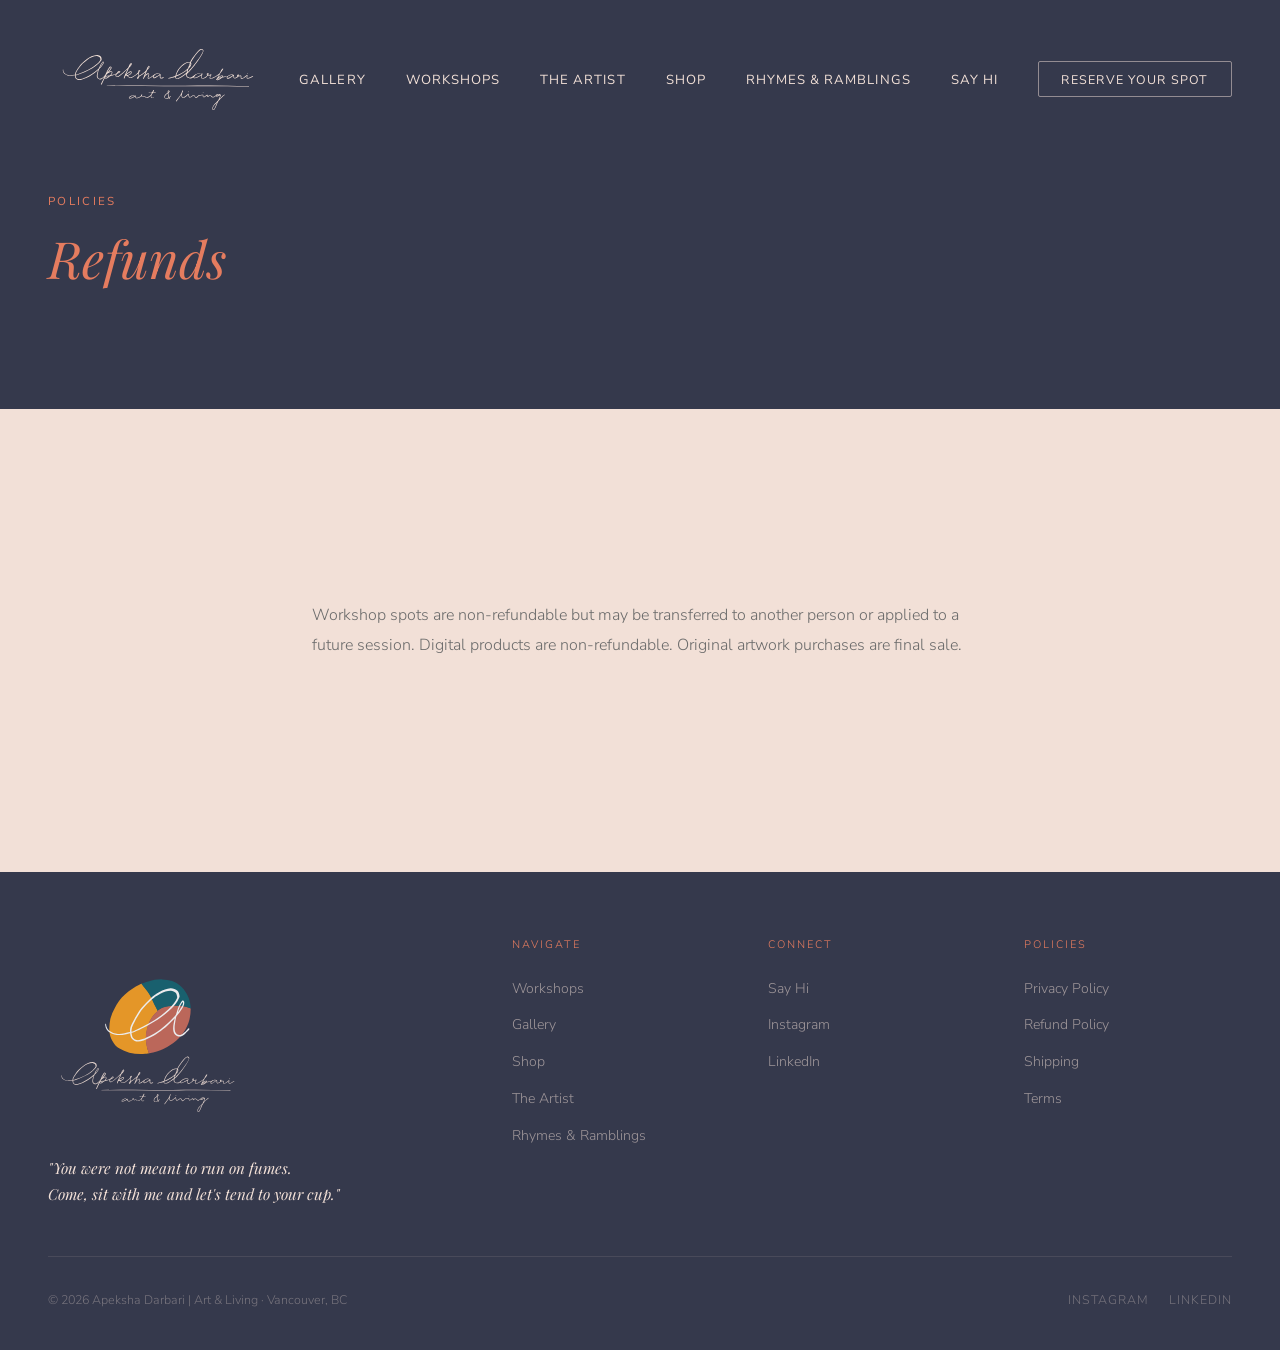
<file: pages/refunds.html>
<!DOCTYPE html>
<html lang="en">
<head>
  <meta charset="UTF-8" />
  <meta name="viewport" content="width=device-width, initial-scale=1.0" />
  <title>Refunds · Apeksha Darbari | Art & Living</title>
  <meta name="description" content="Refund policy for Apeksha Darbari | Art &amp; Living." />
  <link rel="canonical" href="https://apekshadarbari.com/pages/refunds" />
  <meta property="og:type" content="website" />
  <meta property="og:site_name" content="Apeksha Darbari | Art &amp; Living" />
  <meta property="og:url" content="https://apekshadarbari.com/pages/refunds" />
  <meta property="og:title" content="Refunds · Apeksha Darbari | Art &amp; Living" />
  <meta property="og:description" content="Refund policy for Apeksha Darbari | Art &amp; Living." />
  <meta property="og:image" content="https://apekshadarbari.com/assets/paintings/DSCF7618_v04.jpg" />
  <meta name="twitter:card" content="summary_large_image" />
  <meta name="twitter:image" content="https://apekshadarbari.com/assets/paintings/DSCF7618_v04.jpg" />
  <link rel="stylesheet" href="../css/style.css" />
  <link rel="icon" type="image/x-icon" href="/favicon.ico" />
  <link rel="icon" type="image/png" sizes="32x32" href="/favicon-32x32.png" />
  <link rel="icon" type="image/png" sizes="16x16" href="/favicon-16x16.png" />
  <link rel="apple-touch-icon" sizes="180x180" href="/apple-touch-icon.png" />
  <link rel="preconnect" href="https://fonts.googleapis.com" />
  <link rel="preconnect" href="https://fonts.gstatic.com" crossorigin />
  <link rel="stylesheet" href="https://fonts.googleapis.com/css2?family=Playfair+Display:ital,wght@0,400;0,500;0,600;1,400;1,500&family=Nunito+Sans:wght@300;400;600&family=Kalam:wght@400;700&display=swap" />
  <style>
    .policy-content {
      max-width: 720px;
      margin: 0 auto;
      padding: var(--section-pad);
    }
    .policy-content p {
      font-size: 1rem;
      color: var(--text-muted);
      line-height: 1.85;
      margin-bottom: 1.25rem;
    }
  </style>
  <!-- Google tag (gtag.js) -->
  <script async src="https://www.googletagmanager.com/gtag/js?id=G-0LM9XW9N6Y"></script>
  <script>
    window.dataLayer = window.dataLayer || [];
    function gtag(){dataLayer.push(arguments);}
    gtag('js', new Date());
    gtag('config', 'G-0LM9XW9N6Y');
  </script>

  <!-- Meta Pixel Code -->
  <script>
  !function(f,b,e,v,n,t,s)
  {if(f.fbq)return;n=f.fbq=function(){n.callMethod?
  n.callMethod.apply(n,arguments):n.queue.push(arguments)};
  if(!f._fbq)f._fbq=n;n.push=n;n.loaded=!0;n.version='2.0';
  n.queue=[];t=b.createElement(e);t.async=!0;
  t.src=v;s=b.getElementsByTagName(e)[0];
  s.parentNode.insertBefore(t,s)}(window, document,'script',
  'https://connect.facebook.net/en_US/fbevents.js');
  fbq('init', '1409071834409371');
  fbq('track', 'PageView');
  </script>
  <noscript><img height="1" width="1" style="display:none"
  src="https://www.facebook.com/tr?id=1409071834409371&ev=PageView&noscript=1"
  /></noscript>
  <!-- End Meta Pixel Code -->

</head>
<body>

  <nav class="nav-light">
    <a href="../index.html" class="nav-logo">
      <img src="../assets/branding/02_Logotype (with tagline)/apeksha-darbari_logotype-tagline_slate.svg" alt="Apeksha Darbari | Art &amp; Living" />
    </a>
    <ul class="nav-links">
      <li><a href="../pages/gallery.html">Gallery</a></li>
      <li><a href="../pages/workshops.html">Workshops</a></li>
      <li><a href="../pages/about.html">The Artist</a></li>
      <li class="studio-link"><a href="../pages/studio.html">From the Studio</a></li>
      <li class="shop-link" style="display:none"><a href="https://shop.apekshadarbari.com">Shop</a></li>
      <li><a href="../pages/poetry.html">Rhymes & Ramblings</a></li>
      <li><a href="../pages/contact.html">Say Hi</a></li>
      <li><a href="../pages/workshops.html" class="nav-cta">Reserve Your Spot</a></li>
    </ul>
    <div class="hamburger" aria-label="Open menu" role="button" tabindex="0" aria-expanded="false">
      <span></span><span></span><span></span>
    </div>
  </nav>

  <div class="page-hero">
    <div class="page-hero-inner">
      <span class="section-eyebrow">Policies</span>
      <h1 class="section-title" style="font-size: clamp(2rem, 4vw, 3.5rem);"><em>Refunds</em></h1>
    </div>
  </div>

  <section style="background: var(--slate);">
    <div class="policy-content">
      <p>
        Workshop spots are non-refundable but may be transferred to another person or applied
        to a future session. Digital products are non-refundable. Original artwork purchases
        are final sale.
      </p>
    </div>
  </section>

  <footer>
    <div class="footer-grid">
      <div>
        <img src="../assets/branding/01_Logo full/apeksha-darbari_logo-full_colour-slate.svg" alt="Apeksha Darbari | Art &amp; Living" class="footer-emblem" />
        <p class="footer-brand-tagline">"You were not meant to run on fumes.<br>Come, sit with me and let's tend to your cup."</p>
      </div>
      <div>
        <p class="footer-heading">Navigate</p>
        <ul class="footer-links">
          <li><a href="../pages/workshops.html">Workshops</a></li>
          <li><a href="../pages/gallery.html">Gallery</a></li>
          <li class="studio-link"><a href="../pages/studio.html">From the Studio</a></li>
          <li class="shop-link" style="display:none"><a href="https://shop.apekshadarbari.com">Shop</a></li>
          <li><a href="../pages/about.html">The Artist</a></li>
          <li><a href="../pages/poetry.html">Rhymes & Ramblings</a></li>
        </ul>
      </div>
      <div>
        <p class="footer-heading">Connect</p>
        <ul class="footer-links">
          <li><a href="../pages/contact.html">Say Hi</a></li>
          <li><a href="https://www.instagram.com/apekshadarbari" target="_blank" rel="noopener">Instagram</a></li>
          <li><a href="https://www.linkedin.com/in/apekshadarbari" target="_blank" rel="noopener">LinkedIn</a></li>
        </ul>
      </div>
      <div>
        <p class="footer-heading">Policies</p>
        <ul class="footer-links">
          <li><a href="../pages/privacy.html">Privacy Policy</a></li>
          <li><a href="../pages/refunds.html">Refund Policy</a></li>
          <li><a href="../pages/shipping.html">Shipping</a></li>
          <li><a href="../pages/terms.html">Terms</a></li>
        </ul>
      </div>
    </div>
    <div class="footer-bottom">
      <p>© 2026 Apeksha Darbari | Art & Living · Vancouver, BC</p>
      <div class="social-links">
        <a href="https://www.instagram.com/apekshadarbari" target="_blank" rel="noopener">Instagram</a>
        <a href="https://www.linkedin.com/in/apekshadarbari" target="_blank" rel="noopener">LinkedIn</a>
      </div>
    </div>
  </footer>

  <script src="../js/main.js"></script>
</body>
</html>
</file>
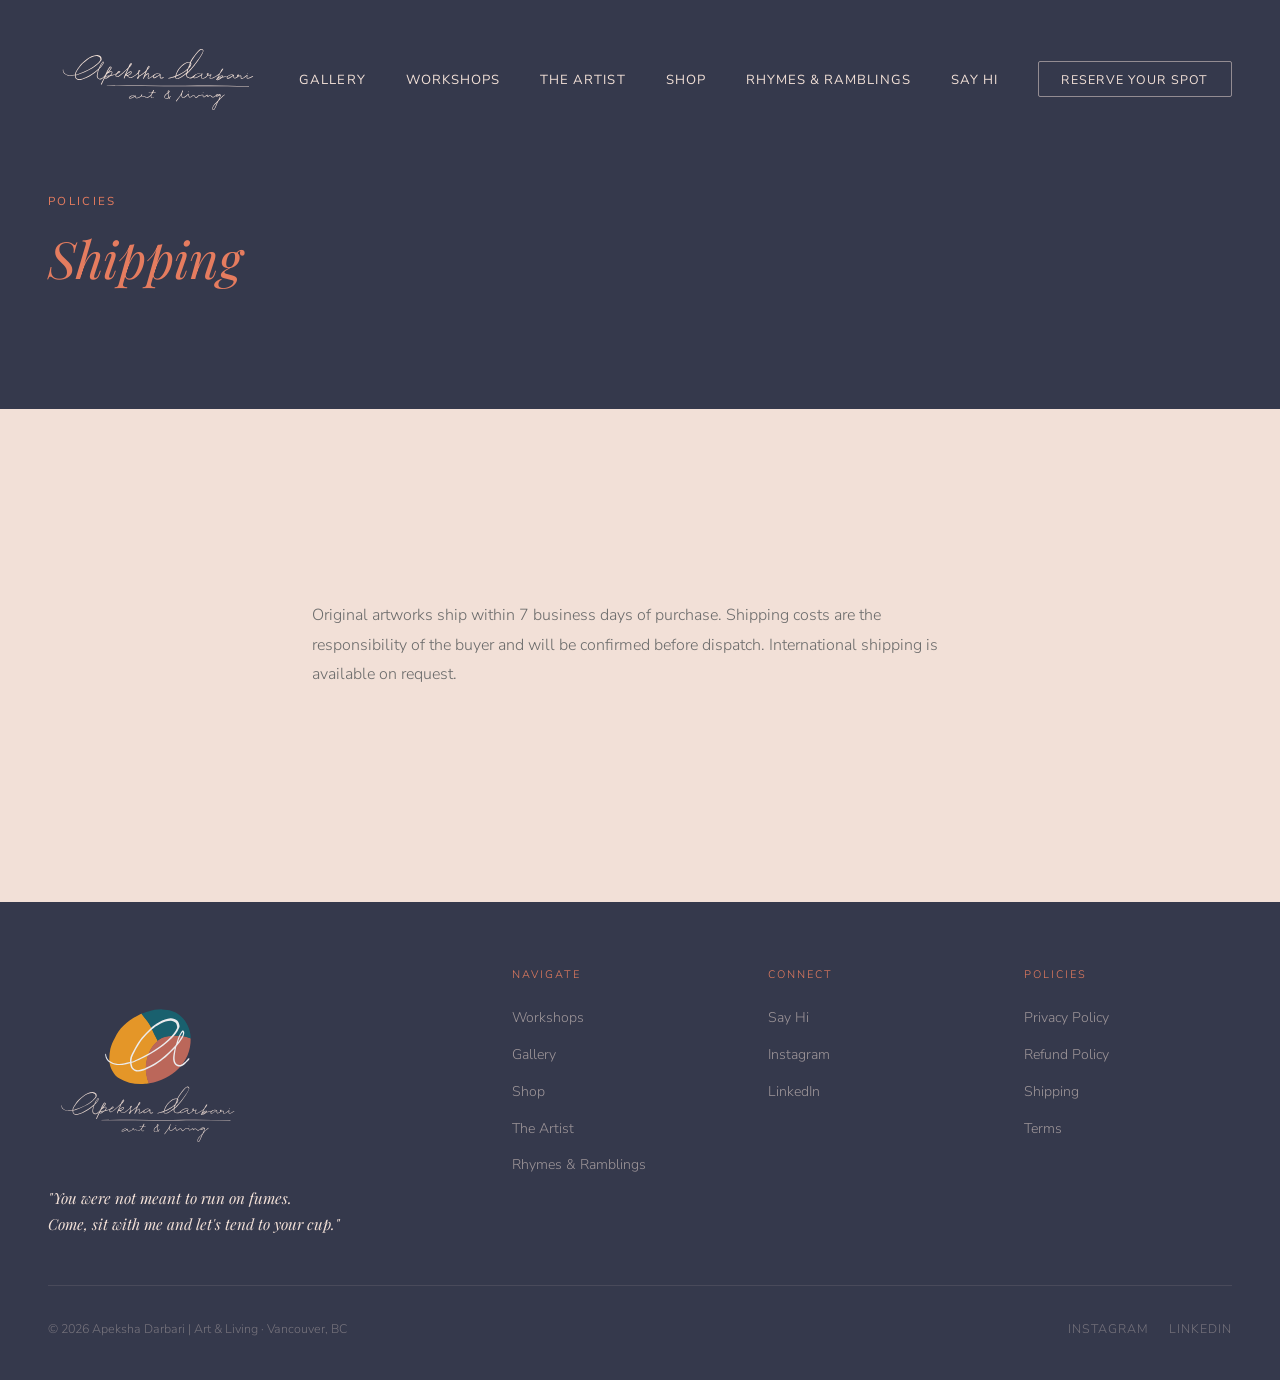
<file: pages/shipping.html>
<!DOCTYPE html>
<html lang="en">
<head>
  <meta charset="UTF-8" />
  <meta name="viewport" content="width=device-width, initial-scale=1.0" />
  <title>Shipping · Apeksha Darbari | Art & Living</title>
  <meta name="description" content="Shipping information for Apeksha Darbari | Art &amp; Living." />
  <link rel="canonical" href="https://apekshadarbari.com/pages/shipping" />
  <meta property="og:type" content="website" />
  <meta property="og:site_name" content="Apeksha Darbari | Art &amp; Living" />
  <meta property="og:url" content="https://apekshadarbari.com/pages/shipping" />
  <meta property="og:title" content="Shipping · Apeksha Darbari | Art &amp; Living" />
  <meta property="og:description" content="Shipping information for Apeksha Darbari | Art &amp; Living." />
  <meta property="og:image" content="https://apekshadarbari.com/assets/paintings/DSCF7618_v04.jpg" />
  <meta name="twitter:card" content="summary_large_image" />
  <meta name="twitter:image" content="https://apekshadarbari.com/assets/paintings/DSCF7618_v04.jpg" />
  <link rel="stylesheet" href="../css/style.css" />
  <link rel="icon" type="image/x-icon" href="/favicon.ico" />
  <link rel="icon" type="image/png" sizes="32x32" href="/favicon-32x32.png" />
  <link rel="icon" type="image/png" sizes="16x16" href="/favicon-16x16.png" />
  <link rel="apple-touch-icon" sizes="180x180" href="/apple-touch-icon.png" />
  <link rel="preconnect" href="https://fonts.googleapis.com" />
  <link rel="preconnect" href="https://fonts.gstatic.com" crossorigin />
  <link rel="stylesheet" href="https://fonts.googleapis.com/css2?family=Playfair+Display:ital,wght@0,400;0,500;0,600;1,400;1,500&family=Nunito+Sans:wght@300;400;600&family=Kalam:wght@400;700&display=swap" />
  <style>
    .policy-content {
      max-width: 720px;
      margin: 0 auto;
      padding: var(--section-pad);
    }
    .policy-content p {
      font-size: 1rem;
      color: var(--text-muted);
      line-height: 1.85;
      margin-bottom: 1.25rem;
    }
  </style>
  <!-- Google tag (gtag.js) -->
  <script async src="https://www.googletagmanager.com/gtag/js?id=G-0LM9XW9N6Y"></script>
  <script>
    window.dataLayer = window.dataLayer || [];
    function gtag(){dataLayer.push(arguments);}
    gtag('js', new Date());
    gtag('config', 'G-0LM9XW9N6Y');
  </script>

  <!-- Meta Pixel Code -->
  <script>
  !function(f,b,e,v,n,t,s)
  {if(f.fbq)return;n=f.fbq=function(){n.callMethod?
  n.callMethod.apply(n,arguments):n.queue.push(arguments)};
  if(!f._fbq)f._fbq=n;n.push=n;n.loaded=!0;n.version='2.0';
  n.queue=[];t=b.createElement(e);t.async=!0;
  t.src=v;s=b.getElementsByTagName(e)[0];
  s.parentNode.insertBefore(t,s)}(window, document,'script',
  'https://connect.facebook.net/en_US/fbevents.js');
  fbq('init', '1409071834409371');
  fbq('track', 'PageView');
  </script>
  <noscript><img height="1" width="1" style="display:none"
  src="https://www.facebook.com/tr?id=1409071834409371&ev=PageView&noscript=1"
  /></noscript>
  <!-- End Meta Pixel Code -->

</head>
<body>

  <nav class="nav-light">
    <a href="../index.html" class="nav-logo">
      <img src="../assets/branding/02_Logotype (with tagline)/apeksha-darbari_logotype-tagline_slate.svg" alt="Apeksha Darbari | Art &amp; Living" />
    </a>
    <ul class="nav-links">
      <li><a href="../pages/gallery.html">Gallery</a></li>
      <li><a href="../pages/workshops.html">Workshops</a></li>
      <li><a href="../pages/about.html">The Artist</a></li>
      <li class="studio-link"><a href="../pages/studio.html">From the Studio</a></li>
      <li class="shop-link" style="display:none"><a href="https://shop.apekshadarbari.com">Shop</a></li>
      <li><a href="../pages/poetry.html">Rhymes & Ramblings</a></li>
      <li><a href="../pages/contact.html">Say Hi</a></li>
      <li><a href="../pages/workshops.html" class="nav-cta">Reserve Your Spot</a></li>
    </ul>
    <div class="hamburger" aria-label="Open menu" role="button" tabindex="0" aria-expanded="false">
      <span></span><span></span><span></span>
    </div>
  </nav>

  <div class="page-hero">
    <div class="page-hero-inner">
      <span class="section-eyebrow">Policies</span>
      <h1 class="section-title" style="font-size: clamp(2rem, 4vw, 3.5rem);"><em>Shipping</em></h1>
    </div>
  </div>

  <section style="background: var(--slate);">
    <div class="policy-content">
      <p>
        Original artworks ship within 7 business days of purchase. Shipping costs are the
        responsibility of the buyer and will be confirmed before dispatch. International
        shipping is available on request.
      </p>
    </div>
  </section>

  <footer>
    <div class="footer-grid">
      <div>
        <img src="../assets/branding/01_Logo full/apeksha-darbari_logo-full_colour-slate.svg" alt="Apeksha Darbari | Art &amp; Living" class="footer-emblem" />
        <p class="footer-brand-tagline">"You were not meant to run on fumes.<br>Come, sit with me and let's tend to your cup."</p>
      </div>
      <div>
        <p class="footer-heading">Navigate</p>
        <ul class="footer-links">
          <li><a href="../pages/workshops.html">Workshops</a></li>
          <li><a href="../pages/gallery.html">Gallery</a></li>
          <li class="studio-link"><a href="../pages/studio.html">From the Studio</a></li>
          <li class="shop-link" style="display:none"><a href="https://shop.apekshadarbari.com">Shop</a></li>
          <li><a href="../pages/about.html">The Artist</a></li>
          <li><a href="../pages/poetry.html">Rhymes & Ramblings</a></li>
        </ul>
      </div>
      <div>
        <p class="footer-heading">Connect</p>
        <ul class="footer-links">
          <li><a href="../pages/contact.html">Say Hi</a></li>
          <li><a href="https://www.instagram.com/apekshadarbari" target="_blank" rel="noopener">Instagram</a></li>
          <li><a href="https://www.linkedin.com/in/apekshadarbari" target="_blank" rel="noopener">LinkedIn</a></li>
        </ul>
      </div>
      <div>
        <p class="footer-heading">Policies</p>
        <ul class="footer-links">
          <li><a href="../pages/privacy.html">Privacy Policy</a></li>
          <li><a href="../pages/refunds.html">Refund Policy</a></li>
          <li><a href="../pages/shipping.html">Shipping</a></li>
          <li><a href="../pages/terms.html">Terms</a></li>
        </ul>
      </div>
    </div>
    <div class="footer-bottom">
      <p>© 2026 Apeksha Darbari | Art & Living · Vancouver, BC</p>
      <div class="social-links">
        <a href="https://www.instagram.com/apekshadarbari" target="_blank" rel="noopener">Instagram</a>
        <a href="https://www.linkedin.com/in/apekshadarbari" target="_blank" rel="noopener">LinkedIn</a>
      </div>
    </div>
  </footer>

  <script src="../js/main.js"></script>
</body>
</html>
</file>
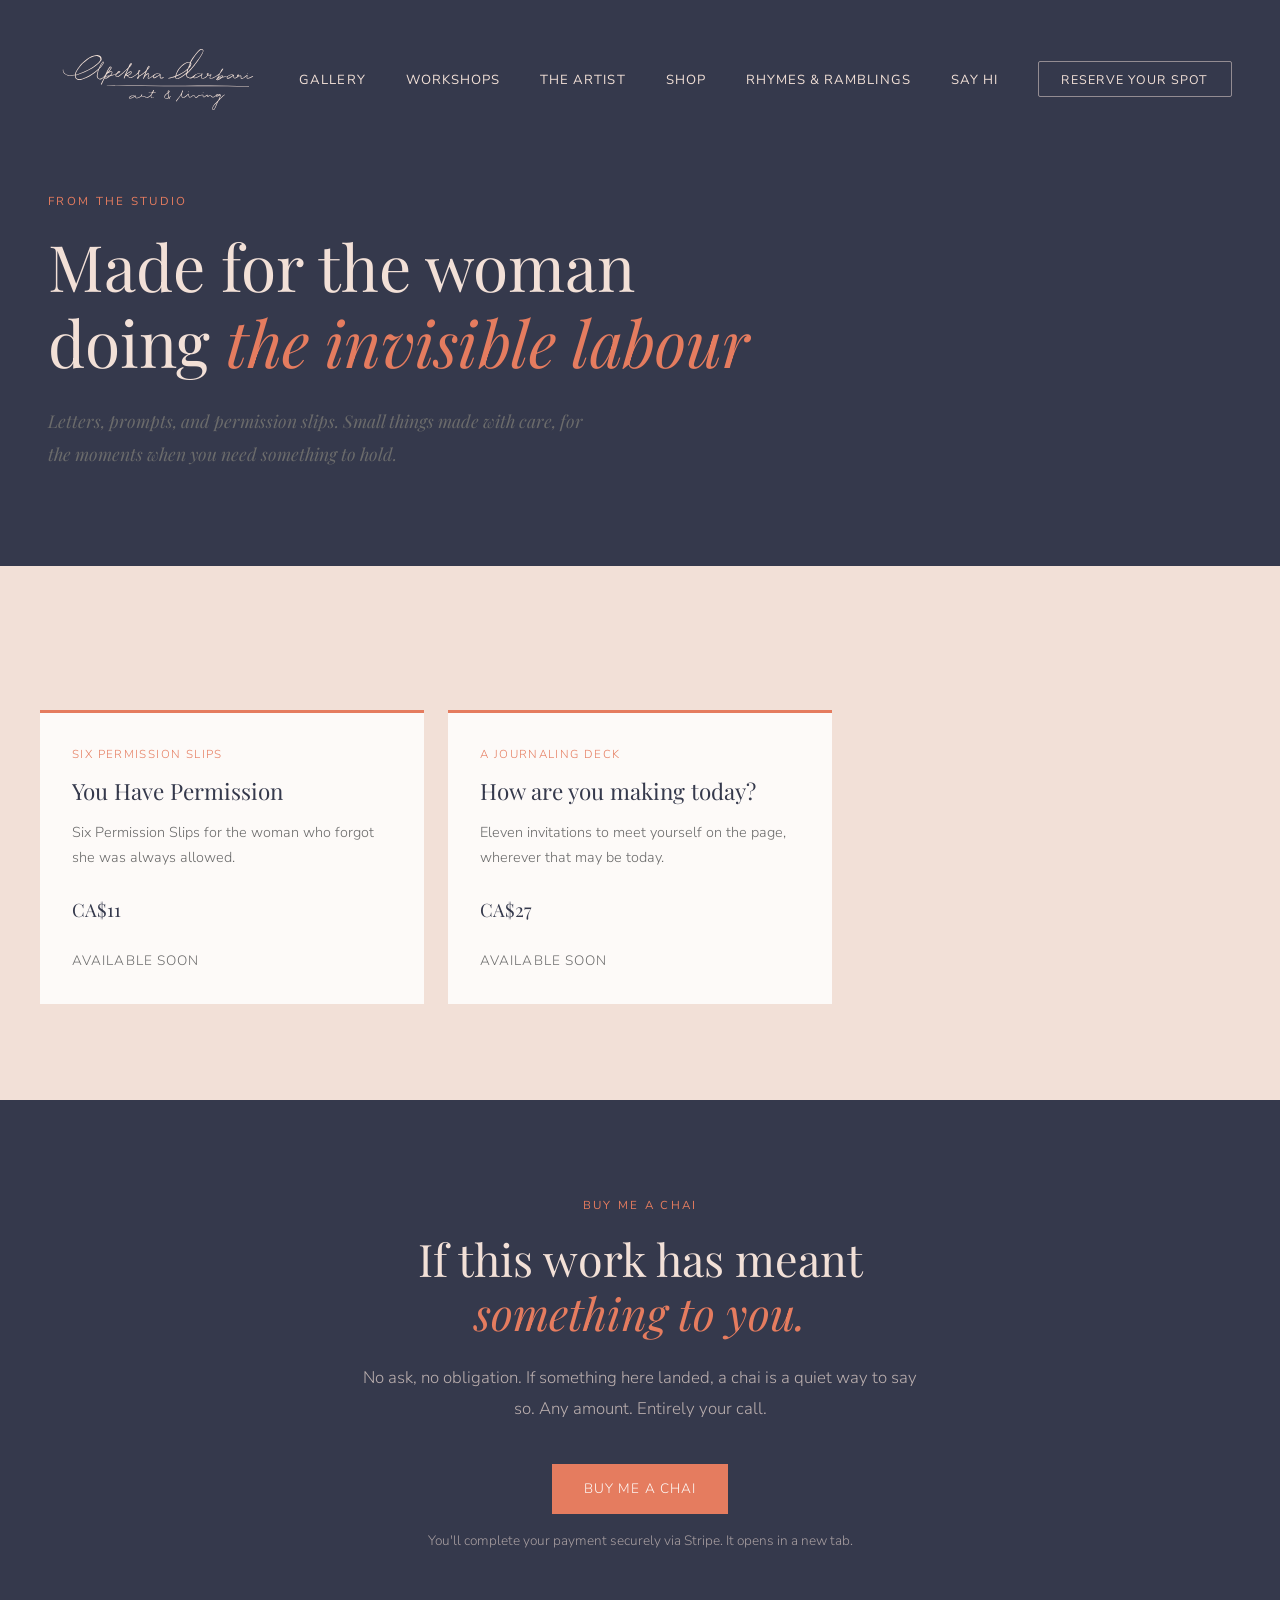
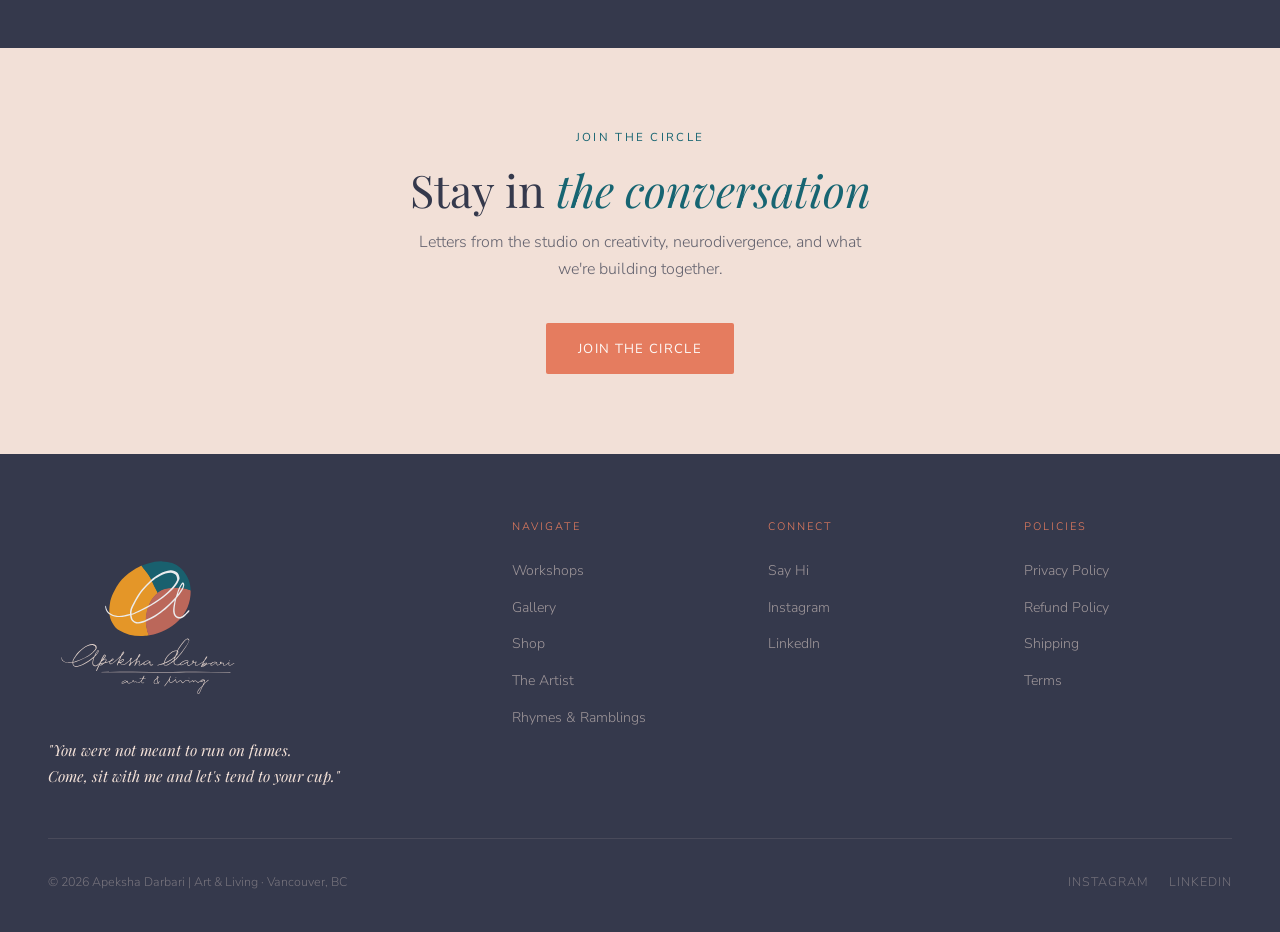
<file: pages/studio.html>
<!DOCTYPE html>
<html lang="en">
<head>
  <meta charset="UTF-8" />
  <meta name="viewport" content="width=device-width, initial-scale=1.0" />
  <title>From the Studio · Apeksha Darbari | Art & Living</title>
  <meta name="description" content="Letters, prompts, and permission slips from Apeksha Darbari. Small things made with care, for the moments when you need something to hold." />
  <meta property="og:type" content="website" />
  <meta property="og:site_name" content="Apeksha Darbari | Art &amp; Living" />
  <meta property="og:url" content="https://apekshadarbari.com/pages/studio" />
  <link rel="canonical" href="https://apekshadarbari.com/pages/studio" />
  <meta property="og:title" content="From the Studio · Apeksha Darbari | Art &amp; Living" />
  <meta property="og:description" content="Letters, prompts, and permission slips. Small things made with care, for the moments when you need something to hold." />
  <meta property="og:image" content="https://apekshadarbari.com/assets/paintings/DSCF7621_v02.jpg" />
  <meta name="twitter:card" content="summary_large_image" />
  <meta name="twitter:image" content="https://apekshadarbari.com/assets/paintings/DSCF7621_v02.jpg" />
  <link rel="stylesheet" href="../css/style.css" />
  <link rel="icon" type="image/x-icon" href="/favicon.ico" />
  <link rel="icon" type="image/png" sizes="32x32" href="/favicon-32x32.png" />
  <link rel="icon" type="image/png" sizes="16x16" href="/favicon-16x16.png" />
  <link rel="apple-touch-icon" sizes="180x180" href="/apple-touch-icon.png" />
  <link rel="preconnect" href="https://fonts.googleapis.com" />
  <link rel="preconnect" href="https://fonts.gstatic.com" crossorigin />
  <link rel="stylesheet" href="https://fonts.googleapis.com/css2?family=Playfair+Display:ital,wght@0,400;0,500;0,600;1,400;1,500&family=Nunito+Sans:wght@300;400;600&family=Kalam:wght@400;700&display=swap" />
  <style>
    .studio-grid {
      display: grid;
      grid-template-columns: repeat(3, 1fr);
      gap: 1.5rem;
      max-width: var(--max-width);
      margin: 3rem auto 0;
    }
    .studio-card {
      background: var(--white);
      padding: 2rem;
      border-top: 3px solid var(--clay);
      display: flex;
      flex-direction: column;
    }
    .studio-card-tag {
      font-size: 0.72rem;
      letter-spacing: 0.12em;
      text-transform: uppercase;
      color: var(--clay);
      margin-bottom: 0.75rem;
      display: block;
    }
    .studio-card-title {
      font-family: var(--font-display);
      font-size: 1.4rem;
      color: var(--midnight);
      margin-bottom: 0.85rem;
      font-weight: 400;
      line-height: 1.3;
    }
    .studio-card-desc {
      font-size: 0.9rem;
      color: var(--text-muted);
      line-height: 1.75;
      flex: 1;
      margin-bottom: 1.5rem;
    }
    .studio-card-price {
      font-family: var(--font-display);
      font-size: 1.15rem;
      color: var(--midnight);
      margin-bottom: 1.5rem;
      font-weight: 400;
    }
    .btn-clay {
      display: inline-block;
      background: var(--clay);
      color: var(--white);
      padding: 0.85rem 2rem;
      font-family: var(--font-body);
      font-size: 0.85rem;
      letter-spacing: 0.08em;
      text-transform: uppercase;
      border: none;
      cursor: pointer;
      transition: background 0.2s ease, transform 0.2s ease;
      text-decoration: none;
      text-align: center;
    }
    .btn-clay:hover { background: #d4694d; transform: translateY(-1px); }
    @media (max-width: 768px) {
      .studio-grid { grid-template-columns: 1fr; }
    }
  </style>
  <!-- Google tag (gtag.js) -->
  <script async src="https://www.googletagmanager.com/gtag/js?id=G-0LM9XW9N6Y"></script>
  <script>
    window.dataLayer = window.dataLayer || [];
    function gtag(){dataLayer.push(arguments);}
    gtag('js', new Date());
    gtag('config', 'G-0LM9XW9N6Y');
  </script>

  <!-- Meta Pixel Code -->
  <script>
  !function(f,b,e,v,n,t,s)
  {if(f.fbq)return;n=f.fbq=function(){n.callMethod?
  n.callMethod.apply(n,arguments):n.queue.push(arguments)};
  if(!f._fbq)f._fbq=n;n.push=n;n.loaded=!0;n.version='2.0';
  n.queue=[];t=b.createElement(e);t.async=!0;
  t.src=v;s=b.getElementsByTagName(e)[0];
  s.parentNode.insertBefore(t,s)}(window, document,'script',
  'https://connect.facebook.net/en_US/fbevents.js');
  fbq('init', '1409071834409371');
  fbq('track', 'PageView');
  </script>
  <noscript><img height="1" width="1" style="display:none"
  src="https://www.facebook.com/tr?id=1409071834409371&ev=PageView&noscript=1"
  /></noscript>
  <!-- End Meta Pixel Code -->

</head>
<body>

  <nav class="nav-light">
    <a href="../index.html" class="nav-logo">
      <img src="../assets/branding/02_Logotype (with tagline)/apeksha-darbari_logotype-tagline_slate.svg" alt="Apeksha Darbari | Art &amp; Living" />
    </a>
    <ul class="nav-links">
      <li><a href="../pages/gallery.html">Gallery</a></li>
      <li><a href="../pages/workshops.html">Workshops</a></li>
      <li><a href="../pages/about.html">The Artist</a></li>
      <li class="studio-link"><a href="../pages/studio.html">From the Studio</a></li>
      <li class="shop-link" style="display:none"><a href="https://shop.apekshadarbari.com">Shop</a></li>
      <li><a href="../pages/poetry.html">Rhymes &amp; Ramblings</a></li>
      <li><a href="../pages/contact.html">Say Hi</a></li>
      <li><a href="../pages/workshops.html" class="nav-cta">Reserve Your Spot</a></li>
    </ul>
    <div class="hamburger" aria-label="Open menu" role="button" tabindex="0" aria-expanded="false">
      <span></span><span></span><span></span>
    </div>
  </nav>

  <div class="page-hero">
    <div class="page-hero-inner">
      <span class="section-eyebrow">From the Studio</span>
      <h1 class="section-title" style="font-size: clamp(2.5rem, 5vw, 4.5rem);">
        Made for the woman<br>doing <em>the invisible labour</em>
      </h1>
      <p style="font-family: var(--font-display); font-style: italic; font-size: 1.1rem; color: var(--text-muted); max-width: 560px; line-height: 1.85; margin-top: 1.5rem;">
        Letters, prompts, and permission slips. Small things made with care, for the moments when you need something to hold.
      </p>
    </div>
  </div>

  <!-- PRODUCTS -->
  <section style="background: var(--slate); padding: var(--section-pad);">
    <div class="studio-grid">

      <!-- "The Love Letter" temporarily hidden (Stan Store shut down, Oct 2026). Restore this card once a new checkout link is ready.
      <div class="studio-card fade-up">
        <span class="studio-card-tag">A letter</span>
        <h2 class="studio-card-title">A love letter to a sister. I see you.</h2>
        <p class="studio-card-desc">For the woman who is fine, actually. A letter that sees (and says) what nobody else seems to notice.</p>
        <p class="studio-card-price">CA$12</p>
        <a href="https://stan.store/apekshadarbari/p/a-love-letter-to-a-sister-i-see-you" target="_blank" rel="noopener noreferrer" class="btn-clay">Send me the letter</a>
        <p style="font-size: 0.78rem; color: var(--text-muted); margin-top: 0.7rem; line-height: 1.5;">You'll complete your purchase securely via Stan Store. It opens in a new tab.</p>
      </div>
      -->

      <div class="studio-card fade-up">
        <span class="studio-card-tag">Six permission slips</span>
        <h2 class="studio-card-title">You Have Permission</h2>
        <p class="studio-card-desc">Six Permission Slips for the woman who forgot she was always allowed.</p>
        <p class="studio-card-price">CA$11</p>
        <p style="color: var(--text-muted); font-size: 0.85rem; letter-spacing: 0.08em; text-transform: uppercase; margin: 0;">Available soon</p>
      </div>

      <div class="studio-card fade-up">
        <span class="studio-card-tag">A journaling deck</span>
        <h2 class="studio-card-title">How are you making today?</h2>
        <p class="studio-card-desc">Eleven invitations to meet yourself on the page, wherever that may be today.</p>
        <p class="studio-card-price">CA$27</p>
        <p style="color: var(--text-muted); font-size: 0.85rem; letter-spacing: 0.08em; text-transform: uppercase; margin: 0;">Available soon</p>
      </div>

    </div>
  </section>

  <!-- BUY ME A CHAI -->
  <section style="background: var(--midnight); padding: var(--section-pad);">
    <div style="max-width: 560px; margin: 0 auto; text-align: center;" class="fade-up">
      <span class="section-eyebrow">Buy me a chai</span>
      <h2 class="section-title" style="color: var(--slate); margin-bottom: 1.5rem;">If this work has meant<br><em style="color: var(--clay)">something to you.</em></h2>
      <p class="section-body" style="color: rgba(242,224,215,0.7); margin-bottom: 2.5rem;">
        No ask, no obligation. If something here landed, a chai is a quiet way to say so. Any amount. Entirely your call.
      </p>
      <a href="https://buy.stripe.com/00wdR82Mkg0a5Tm4lffAc00" target="_blank" rel="noopener noreferrer" class="btn-clay">Buy me a chai</a>
      <p style="font-size: 0.85rem; color: rgba(242,224,215,0.6); margin-top: 0.9rem;">You'll complete your payment securely via Stripe. It opens in a new tab.</p>
    </div>
  </section>

  <!-- EMAIL STRIP -->
  <section class="email-strip" style="background: var(--slate);">
    <span class="section-eyebrow">Join the circle</span>
    <h2 class="section-title" style="color: var(--midnight);">Stay in <em style="color: var(--teal)">the conversation</em></h2>
    <p style="color: rgba(53,57,76,0.75);">Letters from the studio on creativity, neurodivergence, and what we're building together.</p>
    <a href="https://apekshadarbari.myflodesk.com/dmn24att1h" target="_blank" class="btn-primary">Join the circle</a>
  </section>

  <footer>
    <div class="footer-grid">
      <div>
        <img src="../assets/branding/01_Logo full/apeksha-darbari_logo-full_colour-slate.svg" alt="Apeksha Darbari | Art &amp; Living" class="footer-emblem" />
        <p class="footer-brand-tagline">"You were not meant to run on fumes.<br>Come, sit with me and let's tend to your cup."</p>
      </div>
      <div>
        <p class="footer-heading">Navigate</p>
        <ul class="footer-links">
          <li><a href="../pages/workshops.html">Workshops</a></li>
          <li><a href="../pages/gallery.html">Gallery</a></li>
          <li class="studio-link"><a href="../pages/studio.html">From the Studio</a></li>
          <li class="shop-link" style="display:none"><a href="https://shop.apekshadarbari.com">Shop</a></li>
          <li><a href="../pages/about.html">The Artist</a></li>
          <li><a href="../pages/poetry.html">Rhymes &amp; Ramblings</a></li>
        </ul>
      </div>
      <div>
        <p class="footer-heading">Connect</p>
        <ul class="footer-links">
          <li><a href="../pages/contact.html">Say Hi</a></li>
          <li><a href="https://www.instagram.com/apekshadarbari" target="_blank" rel="noopener">Instagram</a></li>
          <li><a href="https://www.linkedin.com/in/apekshadarbari" target="_blank" rel="noopener">LinkedIn</a></li>
        </ul>
      </div>
      <div>
        <p class="footer-heading">Policies</p>
        <ul class="footer-links">
          <li><a href="../pages/privacy.html">Privacy Policy</a></li>
          <li><a href="../pages/refunds.html">Refund Policy</a></li>
          <li><a href="../pages/shipping.html">Shipping</a></li>
          <li><a href="../pages/terms.html">Terms</a></li>
        </ul>
      </div>
    </div>
    <div class="footer-bottom">
      <p>© 2026 Apeksha Darbari | Art &amp; Living · Vancouver, BC</p>
      <div class="social-links">
        <a href="https://www.instagram.com/apekshadarbari" target="_blank" rel="noopener">Instagram</a>
        <a href="https://www.linkedin.com/in/apekshadarbari" target="_blank" rel="noopener">LinkedIn</a>
      </div>
    </div>
  </footer>

  <script src="../js/main.js"></script>
</body>
</html>
</file>
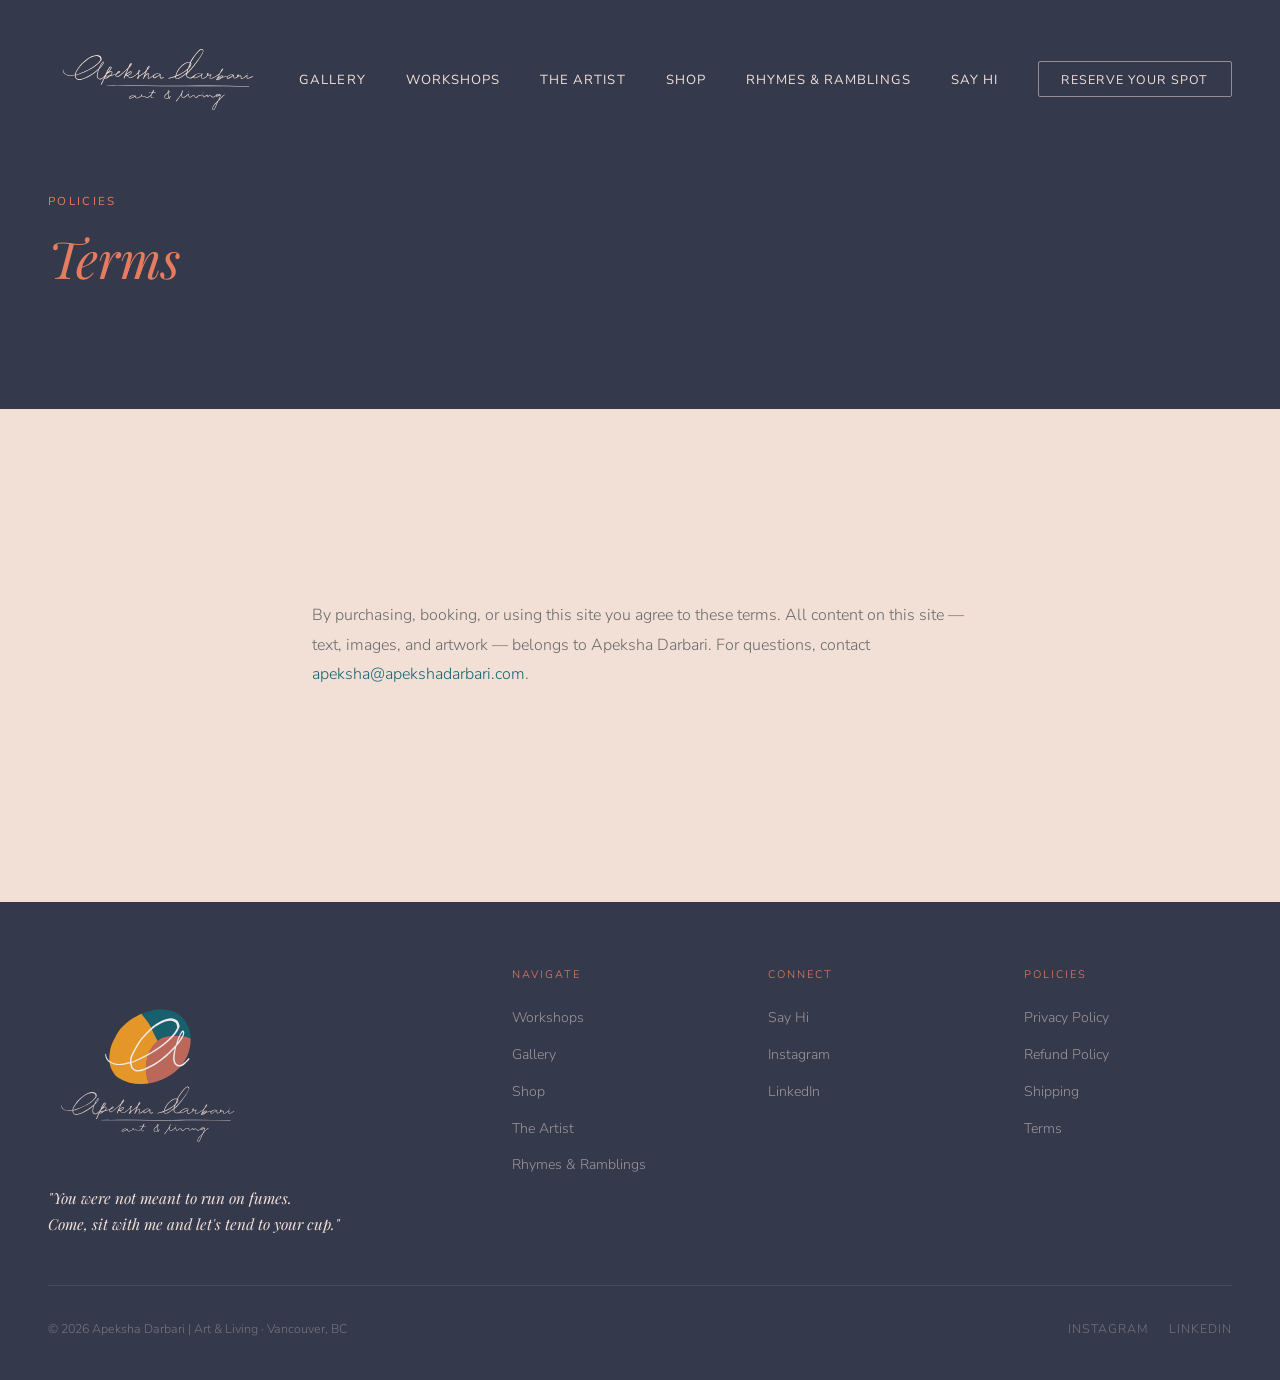
<file: pages/terms.html>
<!DOCTYPE html>
<html lang="en">
<head>
  <meta charset="UTF-8" />
  <meta name="viewport" content="width=device-width, initial-scale=1.0" />
  <title>Terms · Apeksha Darbari | Art & Living</title>
  <meta name="description" content="Terms of use for Apeksha Darbari | Art &amp; Living." />
  <link rel="canonical" href="https://apekshadarbari.com/pages/terms" />
  <meta property="og:type" content="website" />
  <meta property="og:site_name" content="Apeksha Darbari | Art &amp; Living" />
  <meta property="og:url" content="https://apekshadarbari.com/pages/terms" />
  <meta property="og:title" content="Terms · Apeksha Darbari | Art &amp; Living" />
  <meta property="og:description" content="Terms of use for Apeksha Darbari | Art &amp; Living." />
  <meta property="og:image" content="https://apekshadarbari.com/assets/paintings/DSCF7618_v04.jpg" />
  <meta name="twitter:card" content="summary_large_image" />
  <meta name="twitter:image" content="https://apekshadarbari.com/assets/paintings/DSCF7618_v04.jpg" />
  <link rel="stylesheet" href="../css/style.css" />
  <link rel="icon" type="image/x-icon" href="/favicon.ico" />
  <link rel="icon" type="image/png" sizes="32x32" href="/favicon-32x32.png" />
  <link rel="icon" type="image/png" sizes="16x16" href="/favicon-16x16.png" />
  <link rel="apple-touch-icon" sizes="180x180" href="/apple-touch-icon.png" />
  <link rel="preconnect" href="https://fonts.googleapis.com" />
  <link rel="preconnect" href="https://fonts.gstatic.com" crossorigin />
  <link rel="stylesheet" href="https://fonts.googleapis.com/css2?family=Playfair+Display:ital,wght@0,400;0,500;0,600;1,400;1,500&family=Nunito+Sans:wght@300;400;600&family=Kalam:wght@400;700&display=swap" />
  <style>
    .policy-content {
      max-width: 720px;
      margin: 0 auto;
      padding: var(--section-pad);
    }
    .policy-content p {
      font-size: 1rem;
      color: var(--text-muted);
      line-height: 1.85;
      margin-bottom: 1.25rem;
    }
  </style>
  <!-- Google tag (gtag.js) -->
  <script async src="https://www.googletagmanager.com/gtag/js?id=G-0LM9XW9N6Y"></script>
  <script>
    window.dataLayer = window.dataLayer || [];
    function gtag(){dataLayer.push(arguments);}
    gtag('js', new Date());
    gtag('config', 'G-0LM9XW9N6Y');
  </script>

  <!-- Meta Pixel Code -->
  <script>
  !function(f,b,e,v,n,t,s)
  {if(f.fbq)return;n=f.fbq=function(){n.callMethod?
  n.callMethod.apply(n,arguments):n.queue.push(arguments)};
  if(!f._fbq)f._fbq=n;n.push=n;n.loaded=!0;n.version='2.0';
  n.queue=[];t=b.createElement(e);t.async=!0;
  t.src=v;s=b.getElementsByTagName(e)[0];
  s.parentNode.insertBefore(t,s)}(window, document,'script',
  'https://connect.facebook.net/en_US/fbevents.js');
  fbq('init', '1409071834409371');
  fbq('track', 'PageView');
  </script>
  <noscript><img height="1" width="1" style="display:none"
  src="https://www.facebook.com/tr?id=1409071834409371&ev=PageView&noscript=1"
  /></noscript>
  <!-- End Meta Pixel Code -->

</head>
<body>

  <nav class="nav-light">
    <a href="../index.html" class="nav-logo">
      <img src="../assets/branding/02_Logotype (with tagline)/apeksha-darbari_logotype-tagline_slate.svg" alt="Apeksha Darbari | Art &amp; Living" />
    </a>
    <ul class="nav-links">
      <li><a href="../pages/gallery.html">Gallery</a></li>
      <li><a href="../pages/workshops.html">Workshops</a></li>
      <li><a href="../pages/about.html">The Artist</a></li>
      <li class="studio-link"><a href="../pages/studio.html">From the Studio</a></li>
      <li class="shop-link" style="display:none"><a href="https://shop.apekshadarbari.com">Shop</a></li>
      <li><a href="../pages/poetry.html">Rhymes & Ramblings</a></li>
      <li><a href="../pages/contact.html">Say Hi</a></li>
      <li><a href="../pages/workshops.html" class="nav-cta">Reserve Your Spot</a></li>
    </ul>
    <div class="hamburger" aria-label="Open menu" role="button" tabindex="0" aria-expanded="false">
      <span></span><span></span><span></span>
    </div>
  </nav>

  <div class="page-hero">
    <div class="page-hero-inner">
      <span class="section-eyebrow">Policies</span>
      <h1 class="section-title" style="font-size: clamp(2rem, 4vw, 3.5rem);"><em>Terms</em></h1>
    </div>
  </div>

  <section style="background: var(--slate);">
    <div class="policy-content">
      <p>
        By purchasing, booking, or using this site you agree to these terms. All content on
        this site — text, images, and artwork — belongs to Apeksha Darbari. For questions,
        contact <a href="mailto:apeksha@apekshadarbari.com" style="color: var(--teal);">apeksha@apekshadarbari.com</a>.
      </p>
    </div>
  </section>

  <footer>
    <div class="footer-grid">
      <div>
        <img src="../assets/branding/01_Logo full/apeksha-darbari_logo-full_colour-slate.svg" alt="Apeksha Darbari | Art &amp; Living" class="footer-emblem" />
        <p class="footer-brand-tagline">"You were not meant to run on fumes.<br>Come, sit with me and let's tend to your cup."</p>
      </div>
      <div>
        <p class="footer-heading">Navigate</p>
        <ul class="footer-links">
          <li><a href="../pages/workshops.html">Workshops</a></li>
          <li><a href="../pages/gallery.html">Gallery</a></li>
          <li class="studio-link"><a href="../pages/studio.html">From the Studio</a></li>
          <li class="shop-link" style="display:none"><a href="https://shop.apekshadarbari.com">Shop</a></li>
          <li><a href="../pages/about.html">The Artist</a></li>
          <li><a href="../pages/poetry.html">Rhymes & Ramblings</a></li>
        </ul>
      </div>
      <div>
        <p class="footer-heading">Connect</p>
        <ul class="footer-links">
          <li><a href="../pages/contact.html">Say Hi</a></li>
          <li><a href="https://www.instagram.com/apekshadarbari" target="_blank" rel="noopener">Instagram</a></li>
          <li><a href="https://www.linkedin.com/in/apekshadarbari" target="_blank" rel="noopener">LinkedIn</a></li>
        </ul>
      </div>
      <div>
        <p class="footer-heading">Policies</p>
        <ul class="footer-links">
          <li><a href="../pages/privacy.html">Privacy Policy</a></li>
          <li><a href="../pages/refunds.html">Refund Policy</a></li>
          <li><a href="../pages/shipping.html">Shipping</a></li>
          <li><a href="../pages/terms.html">Terms</a></li>
        </ul>
      </div>
    </div>
    <div class="footer-bottom">
      <p>© 2026 Apeksha Darbari | Art & Living · Vancouver, BC</p>
      <div class="social-links">
        <a href="https://www.instagram.com/apekshadarbari" target="_blank" rel="noopener">Instagram</a>
        <a href="https://www.linkedin.com/in/apekshadarbari" target="_blank" rel="noopener">LinkedIn</a>
      </div>
    </div>
  </footer>

  <script src="../js/main.js"></script>
</body>
</html>
</file>
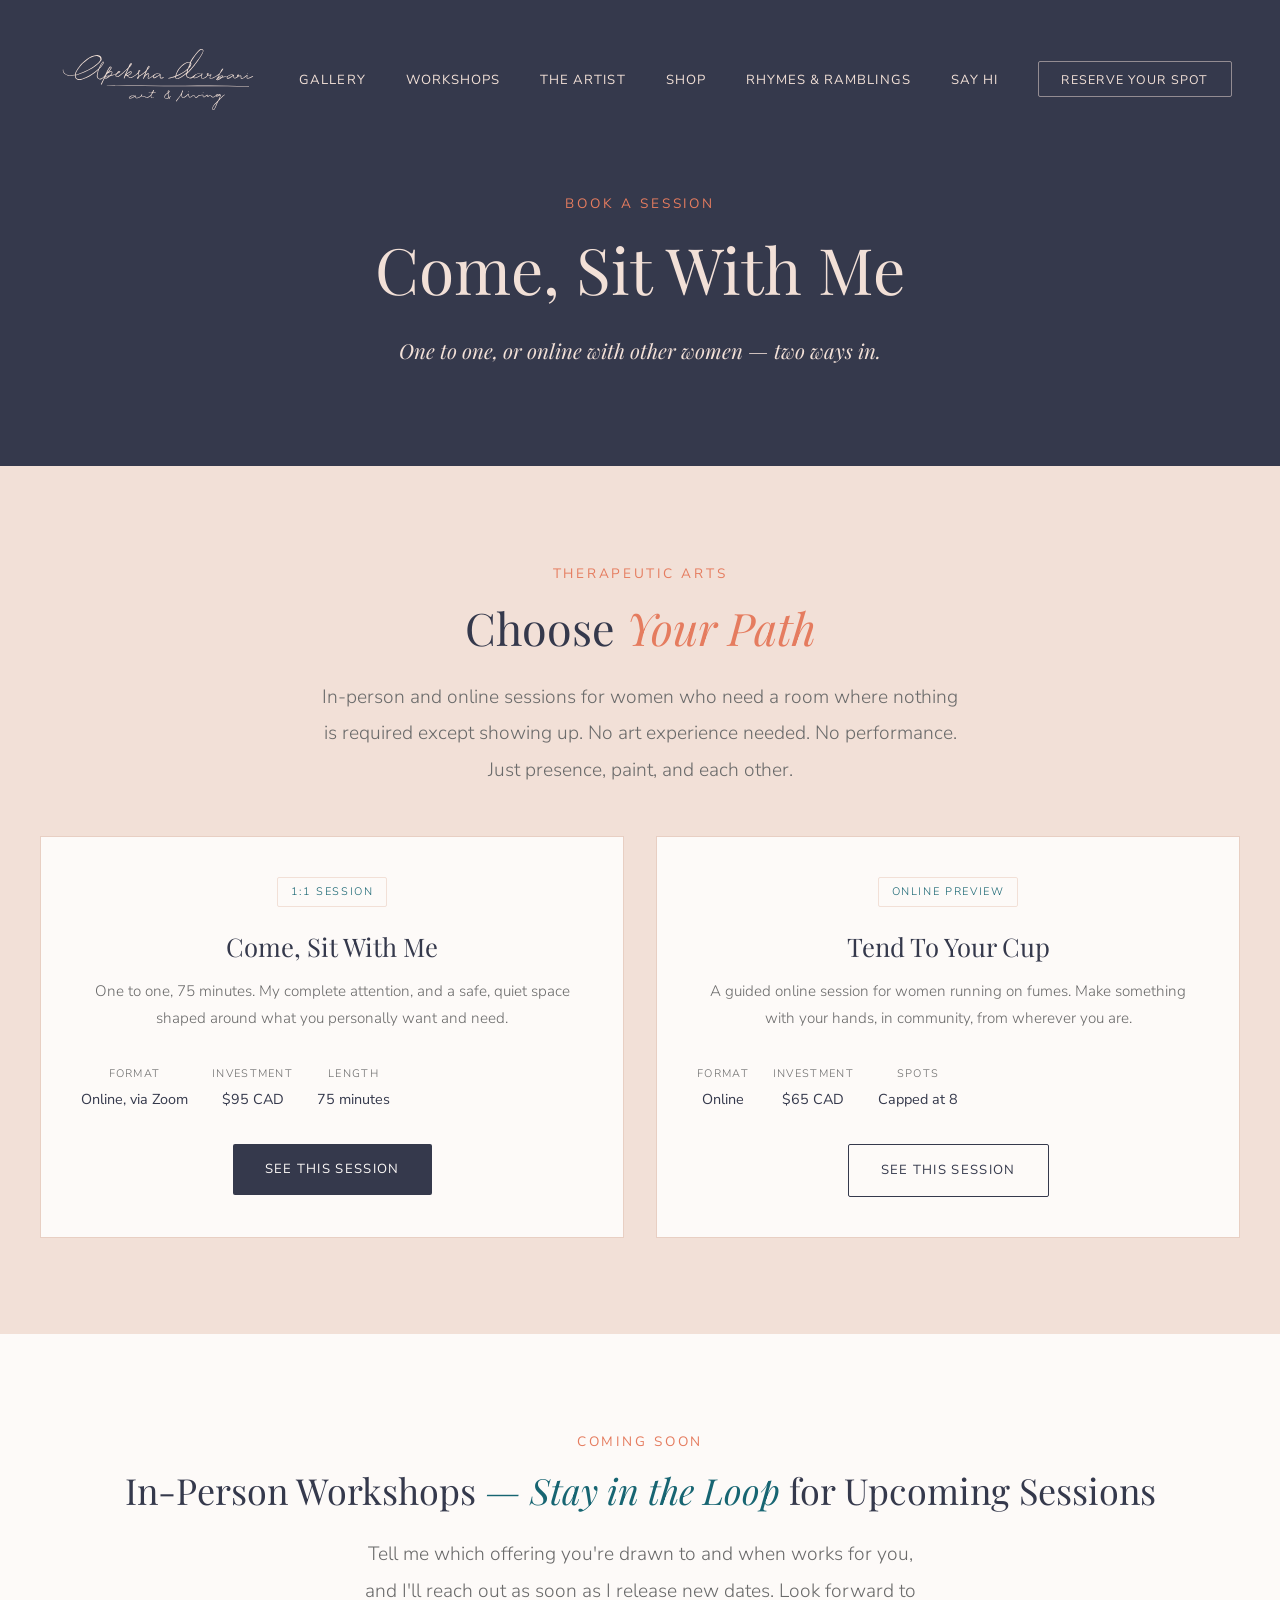
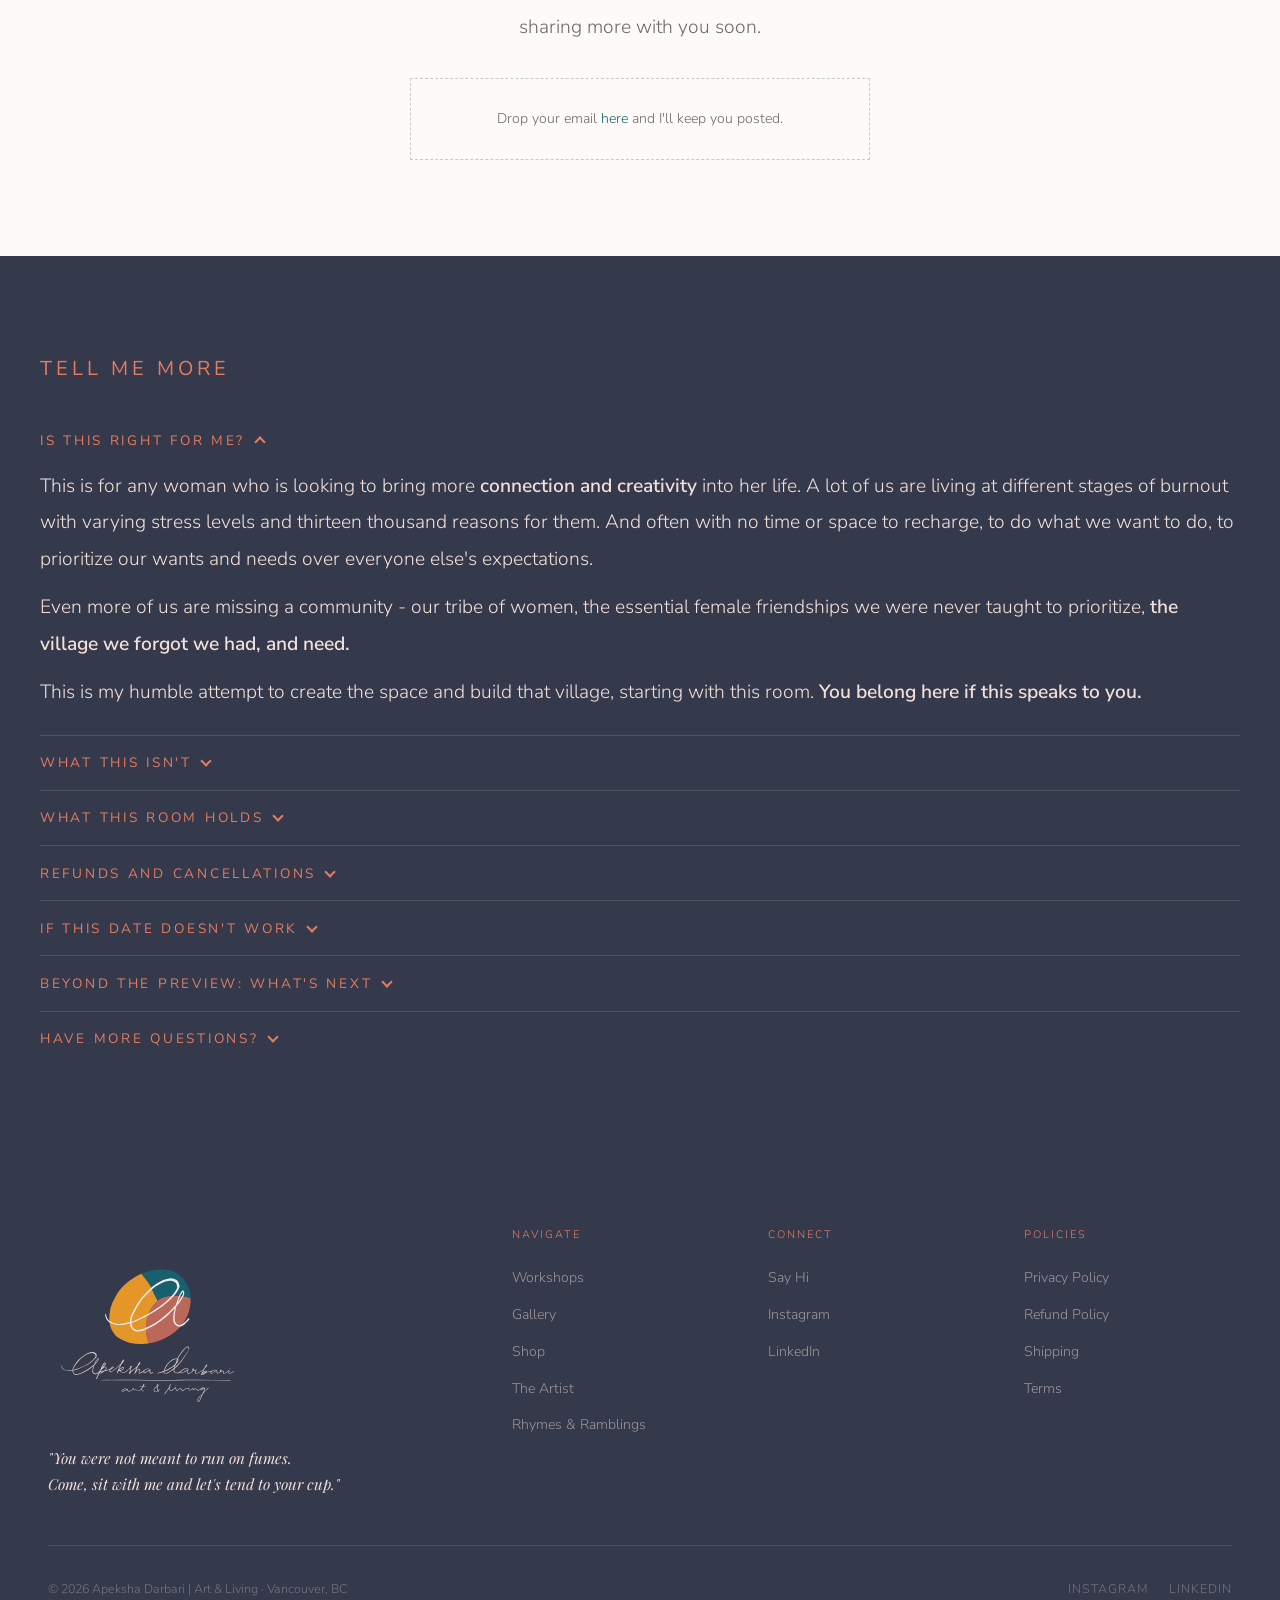
<file: pages/workshops.html>
<!DOCTYPE html>
<html lang="en">
<head>
  <meta charset="UTF-8" />
  <meta name="viewport" content="width=device-width, initial-scale=1.0" />
  <title>Book a Session | 1:1 &amp; Online Therapeutic Art | Apeksha Darbari | Art &amp; Living</title>
  <meta name="description" content="Two ways in: a private 1:1 therapeutic art session (CA$95, 75 minutes, online) or Tend To Your Cup, an online preview session with other women (CA$65). No experience needed." />
  <meta property="og:type" content="website" />
  <meta property="og:site_name" content="Apeksha Darbari | Art &amp; Living" />
  <meta property="og:url" content="https://apekshadarbari.com/pages/workshops" />
  <link rel="canonical" href="https://apekshadarbari.com/pages/workshops" />
  <meta property="og:title" content="Book a Session | 1:1 &amp; Online Therapeutic Art | Apeksha Darbari | Art &amp; Living" />
  <meta property="og:description" content="Therapeutic arts sessions for women, online, no experience needed. A space to put it down, just for a while." />
  <meta property="og:image" content="https://apekshadarbari.com/assets/20250921_photoshoot_apeksha_darbari-11.jpg" />
  <meta name="twitter:card" content="summary_large_image" />
  <meta name="twitter:image" content="https://apekshadarbari.com/assets/20250921_photoshoot_apeksha_darbari-11.jpg" />
  <link rel="stylesheet" href="../css/style.css" />
  <link rel="icon" type="image/x-icon" href="/favicon.ico" />
  <link rel="icon" type="image/png" sizes="32x32" href="/favicon-32x32.png" />
  <link rel="icon" type="image/png" sizes="16x16" href="/favicon-16x16.png" />
  <link rel="apple-touch-icon" sizes="180x180" href="/apple-touch-icon.png" />
  <link rel="preconnect" href="https://fonts.googleapis.com" />
  <link rel="preconnect" href="https://fonts.gstatic.com" crossorigin />
  <link rel="stylesheet" href="https://fonts.googleapis.com/css2?family=Playfair+Display:ital,wght@0,400;0,500;0,600;1,400;1,500&family=Nunito+Sans:wght@300;400;600&family=Kalam:wght@400;700&display=swap" />
  <style>
    .workshop-hero-text {
      max-width: 680px;
      font-family: var(--font-display);
      font-style: italic;
      font-size: 1.15rem;
      color: var(--slate);
      line-height: 1.85;
      margin-top: 1.5rem;
    }
    .flyer-eyebrow {
      font-size: 0.72rem;
      letter-spacing: 0.2em;
      text-transform: uppercase;
      color: var(--clay);
      font-weight: 400;
      margin-top: 2.5rem;
      margin-bottom: 1rem;
      display: block;
    }
    .flyer-grid {
      display: grid;
      grid-template-columns: repeat(2, 1fr);
      gap: 2.5rem 3rem;
      margin-top: 1rem;
    }
    .flyer-label {
      font-size: 0.72rem;
      letter-spacing: 0.2em;
      text-transform: uppercase;
      color: var(--clay);
      font-weight: 400;
      margin-bottom: 1rem;
      display: block;
    }
    .flyer-block .section-body { color: var(--slate); max-width: 100%; }

    /* Tell Me More: collapsible accordion */
    .accordion-item { border-bottom: 1px solid rgba(242, 224, 215, 0.15); }
    .accordion-item:last-child { border-bottom: none; }
    .accordion-header {
      display: flex;
      align-items: center;
      justify-content: flex-start;
      gap: 0.65rem;
      width: 100%;
      background: none;
      border: none;
      cursor: pointer;
      padding: 1.1rem 0;
      text-align: left;
      font-family: inherit;
    }
    .accordion-header .flyer-label,
    .accordion-header .flyer-eyebrow { margin: 0; }
    .accordion-icon {
      flex-shrink: 0;
      width: 8px;
      height: 8px;
      border-right: 2px solid var(--clay);
      border-bottom: 2px solid var(--clay);
      transform: rotate(45deg);
      transition: transform 0.3s ease;
      margin-top: -3px;
    }
    .accordion-item.open .accordion-icon { transform: rotate(-135deg); margin-top: 3px; }
    .accordion-content {
      max-height: 0;
      overflow: hidden;
      transition: max-height 0.35s ease;
    }
    .accordion-item.open .accordion-content { max-height: 900px; }
    .accordion-content-inner { padding-bottom: 1.5rem; }
    .accordion-content-inner > *:first-child { margin-top: 0; }
    .flyer-details {
      margin-top: 3rem;
      padding-top: 2.5rem;
      border-top: 1px solid rgba(242, 224, 215, 0.2);
    }
    .flyer-detail-row {
      display: flex;
      gap: 1.5rem;
      padding: 0.75rem 0;
      color: var(--slate);
      font-size: 0.98rem;
      line-height: 1.7;
    }
    .flyer-detail-label {
      min-width: 110px;
      text-transform: uppercase;
      letter-spacing: 0.08em;
      font-size: 0.75rem;
      color: var(--clay);
      padding-top: 0.15rem;
    }
    @media (max-width: 768px) {
      .flyer-grid { grid-template-columns: 1fr; gap: 1.75rem; }
      .flyer-detail-row { flex-direction: column; gap: 0.35rem; }
    }
    .btn-clay {
      display: inline-block;
      background: var(--clay);
      color: var(--white);
      padding: 0.85rem 2rem;
      font-family: var(--font-body);
      font-size: 0.85rem;
      letter-spacing: 0.08em;
      text-transform: uppercase;
      border: none;
      cursor: pointer;
      transition: background 0.2s ease, transform 0.2s ease;
      text-decoration: none;
    }
    .btn-clay:hover { background: #d4694d; transform: translateY(-1px); }

    /* Larger, more readable body copy across the workshops page */
    .section-body { font-size: 1.2rem; line-height: 1.9; }
    .flyer-block .section-body { font-size: 1.2rem; }
    .flyer-detail-row { font-size: 1.12rem; }
    .section-eyebrow, .flyer-eyebrow, .flyer-label, .flyer-detail-label { font-size: 0.85rem; }
    .workshop-hero-text { font-size: 1.28rem; }
    @media (max-width: 768px) {
      .section-body, .flyer-block .section-body { font-size: 1.12rem; }
      .flyer-detail-row { font-size: 1.05rem; }
    }

    .loop-section { background: var(--white); padding: var(--section-pad); text-align: center; }
    .loop-section .section-body { max-width: 560px; margin: 1rem auto 0; color: var(--text-muted); }
    .loop-embed-placeholder {
      max-width: 460px;
      margin: 2rem auto 0;
      padding: 1.75rem 2rem;
      border: 1px dashed rgba(53, 57, 76, 0.25);
      color: var(--text-muted);
      font-size: 0.88rem;
      line-height: 1.7;
    }
    .loop-embed-placeholder a { color: var(--teal); }

    /* Choose-your-path chooser section */
    .choose-section { background: var(--slate); padding: var(--section-pad); text-align: center; }
    .choose-section .section-body { max-width: 640px; margin: 1rem auto 0; color: var(--text-muted); }
  </style>
  <!-- Google tag (gtag.js) -->
  <script async src="https://www.googletagmanager.com/gtag/js?id=G-0LM9XW9N6Y"></script>
  <script>
    window.dataLayer = window.dataLayer || [];
    function gtag(){dataLayer.push(arguments);}
    gtag('js', new Date());
    gtag('config', 'G-0LM9XW9N6Y');
  </script>

  <!-- Meta Pixel Code -->
  <script>
  !function(f,b,e,v,n,t,s)
  {if(f.fbq)return;n=f.fbq=function(){n.callMethod?
  n.callMethod.apply(n,arguments):n.queue.push(arguments)};
  if(!f._fbq)f._fbq=n;n.push=n;n.loaded=!0;n.version='2.0';
  n.queue=[];t=b.createElement(e);t.async=!0;
  t.src=v;s=b.getElementsByTagName(e)[0];
  s.parentNode.insertBefore(t,s)}(window, document,'script',
  'https://connect.facebook.net/en_US/fbevents.js');
  fbq('init', '1409071834409371');
  fbq('track', 'PageView');
  </script>
  <noscript><img height="1" width="1" style="display:none"
  src="https://www.facebook.com/tr?id=1409071834409371&ev=PageView&noscript=1"
  /></noscript>
  <!-- End Meta Pixel Code -->

</head>
<body>

  <nav class="nav-light">
    <a href="../index.html" class="nav-logo">
      <img src="../assets/branding/02_Logotype (with tagline)/apeksha-darbari_logotype-tagline_slate.svg" alt="Apeksha Darbari | Art &amp; Living" />
    </a>
    <ul class="nav-links">
      <li><a href="../pages/gallery.html">Gallery</a></li>
      <li><a href="../pages/workshops.html">Workshops</a></li>
      <li><a href="../pages/about.html">The Artist</a></li>
      <li class="studio-link"><a href="../pages/studio.html">From the Studio</a></li>
      <li class="shop-link" style="display:none"><a href="https://shop.apekshadarbari.com">Shop</a></li>
      <li><a href="../pages/poetry.html">Rhymes & Ramblings</a></li>
      <li><a href="../pages/contact.html">Say Hi</a></li>
      <li><a href="#choose" class="nav-cta">Reserve Your Spot</a></li>
    </ul>
    <div class="hamburger" aria-label="Open menu" role="button" tabindex="0" aria-expanded="false">
      <span></span><span></span><span></span>
    </div>
  </nav>

  <div class="page-hero" id="sessions">
    <a id="book"></a>
    <div class="page-hero-inner">
      <div style="text-align: center;">
        <span class="section-eyebrow">Book a Session</span>
        <h1 class="section-title" style="font-size: clamp(2.5rem, 5vw, 4.5rem);">
          Come, Sit With Me
        </h1>
        <p class="workshop-hero-text" style="margin-left: auto; margin-right: auto;">
          One to one, or online with other women &mdash; two ways in.
        </p>
      </div>
    </div>
  </div>

  <!-- CHOOSE YOUR PATH: two cards, each linking to its own dedicated session page -->
  <section id="choose" class="choose-section">
    <span class="section-eyebrow">Therapeutic Arts</span>
    <h2 class="section-title">Choose <em style="color: var(--clay)">Your Path</em></h2>
    <p class="section-body">
      In-person and online sessions for women who need a room where nothing is required except showing up.
      No art experience needed. No performance. Just presence, paint, and each other.
    </p>
    <div class="workshops-grid" style="margin-top: 3rem;">

      <div class="workshop-card fade-up" style="background: var(--white);">
        <span class="workshop-tag">1:1 Session</span>
        <h3 class="workshop-title">Come, Sit With Me</h3>
        <p class="workshop-desc">
          One to one, 75 minutes. My complete attention, and a safe, quiet
          space shaped around what you personally want and need.
        </p>
        <div class="workshop-meta">
          <div class="workshop-meta-item">
            <span class="workshop-meta-label">Format</span>
            <span class="workshop-meta-value">Online, via Zoom</span>
          </div>
          <div class="workshop-meta-item">
            <span class="workshop-meta-label">Investment</span>
            <span class="workshop-meta-value">$95 CAD</span>
          </div>
          <div class="workshop-meta-item">
            <span class="workshop-meta-label">Length</span>
            <span class="workshop-meta-value">75 minutes</span>
          </div>
        </div>
        <a href="1-1-session.html" class="btn-primary">See This Session</a>
      </div>

      <div class="workshop-card fade-up" style="background: var(--white);">
        <span class="workshop-tag">Online Preview</span>
        <h3 class="workshop-title">Tend To Your Cup</h3>
        <p class="workshop-desc">
          A guided online session for women running on fumes. Make
          something with your hands, in community, from wherever you are.
        </p>
        <div class="workshop-meta">
          <div class="workshop-meta-item">
            <span class="workshop-meta-label">Format</span>
            <span class="workshop-meta-value">Online</span>
          </div>
          <div class="workshop-meta-item">
            <span class="workshop-meta-label">Investment</span>
            <span class="workshop-meta-value">$65 CAD</span>
          </div>
          <div class="workshop-meta-item">
            <span class="workshop-meta-label">Spots</span>
            <span class="workshop-meta-value">Capped at 8</span>
          </div>
        </div>
        <a href="online-session.html" class="btn-secondary">See This Session</a>
      </div>

    </div>
  </section>

  <!-- IN-PERSON WAITLIST: distinct from the two paid offers above — an interest ask, not a product -->
  <section id="waitlist" class="loop-section">
    <span class="section-eyebrow">Coming Soon</span>
    <h2 class="section-title" style="font-size: clamp(1.6rem, 3vw, 2.25rem);">In-Person Workshops <em>&mdash; Stay in the Loop</em> for Upcoming Sessions</h2>
    <p class="section-body">Tell me which offering you're drawn to and when works for you, and I'll reach out as soon as I release new dates. Look forward to sharing more with you soon.</p>
    <div class="loop-embed-placeholder">
      <!-- TEMP: Flodesk "Workshops & Sessions" form embed to be dropped in here once Apeksha provides the code. Functional fallback below in the meantime. -->
      Drop your email <a href="https://apekshadarbari.myflodesk.com/workshop-waitlist" target="_blank" rel="noopener noreferrer">here</a> and I'll keep you posted.
    </div>
  </section>

  <!-- TELL ME MORE -->
  <section style="background: var(--midnight); padding: var(--section-pad);">
    <div style="max-width: var(--max-width); margin: 0 auto;">
      <p class="flyer-eyebrow" style="font-size: 1.25rem; margin-top: 0; margin-bottom: 1.75rem;">Tell Me More</p>
      <div>
        <div class="flyer-block accordion-item open fade-up">
          <button class="accordion-header" type="button" aria-expanded="true">
            <span class="flyer-label">Is This Right for Me?</span>
            <span class="accordion-icon" aria-hidden="true"></span>
          </button>
          <div class="accordion-content">
            <div class="accordion-content-inner">
              <p class="section-body">This is for any woman who is looking to bring more <strong>connection and creativity</strong> into her life. A lot of us are living at different stages of burnout with varying stress levels and thirteen thousand reasons for them. And often with no time or space to recharge, to do what we want to do, to prioritize our wants and needs over everyone else's expectations.</p>
              <p class="section-body" style="margin-top: 0.75rem;">Even more of us are missing a community - our tribe of women, the essential female friendships we were never taught to prioritize, <strong>the village we forgot we had, and need.</strong></p>
              <p class="section-body" style="margin-top: 0.75rem;">This is my humble attempt to create the space and build that village, starting with this room. <strong>You belong here if this speaks to you.</strong></p>
            </div>
          </div>
        </div>
        <div class="flyer-block accordion-item fade-up">
          <button class="accordion-header" type="button" aria-expanded="false">
            <span class="flyer-label">What This Isn't</span>
            <span class="accordion-icon" aria-hidden="true"></span>
          </button>
          <div class="accordion-content">
            <div class="accordion-content-inner">
              <p class="section-body">This is neither therapy nor a replacement for it. I see therapy as <strong>important, hard work.</strong> It is examining, making sense of, and changing long standing behaviour and belief systems.</p>
              <p class="section-body" style="margin-top: 0.75rem;"><strong>Here, we play.</strong> We create a safe, supportive space to allow that tiny voice to speak without trying to correct it. <strong>There's no way to fail at this.</strong> We follow our body and spirit and let the mind rest or wander, without performance, without the goal to accomplish anything, with the single intention to be as you are now, not become something better. This present version of you deserves to exist as she is too.</p>
              <p class="section-body" style="margin-top: 0.75rem;">As a Therapeutic Arts Practitioner, I trained to facilitate these sessions ethically and in an informed way, but <strong>my biggest qualification as this space holder is having walked this path myself.</strong> I'm still on it, and would be honoured to be your companion and guide, as you get started.</p>
            </div>
          </div>
        </div>
        <div class="flyer-block accordion-item fade-up">
          <button class="accordion-header" type="button" aria-expanded="false">
            <span class="flyer-label">What This Room Holds</span>
            <span class="accordion-icon" aria-hidden="true"></span>
          </button>
          <div class="accordion-content">
            <div class="accordion-content-inner">
              <p class="section-body">This is a guided experience where I hold the space for you so you don't have to hold anything for some time. You're seen, you're heard, you're paid attention to. <strong>You deserve some time where you're being cared for too.</strong></p>
              <p class="section-body" style="margin-top: 0.75rem;"><strong>I built this room like the rooms I want to be in</strong> &mdash; with no pressure to perform, no expectation to mask, no box to fit in; a room where I can be whimsical, funny, tired, angry, sad, and I don't have to pretend to be anything else; a room where I don't have to negotiate how much of me is allowed to be there; a room I don't have to contort myself to fit in. I built this room for the wonderful, unique, beautiful you, in all your glory. <strong>I built this room for us.</strong></p>
            </div>
          </div>
        </div>
        <div class="flyer-block accordion-item fade-up">
          <button class="accordion-header" type="button" aria-expanded="false">
            <span class="flyer-label">Refunds and Cancellations</span>
            <span class="accordion-icon" aria-hidden="true"></span>
          </button>
          <div class="accordion-content">
            <div class="accordion-content-inner">
              <p class="section-body">Full refund within 48 hours of booking, as long as it's more than 72 hours before the session. After that, spots are final. Cancellations due to a genuine emergency may be considered case by case.</p>
            </div>
          </div>
        </div>
        <div class="flyer-block accordion-item fade-up">
          <button class="accordion-header" type="button" aria-expanded="false">
            <span class="flyer-label">If this date doesn't work</span>
            <span class="accordion-icon" aria-hidden="true"></span>
          </button>
          <div class="accordion-content">
            <div class="accordion-content-inner">
              <p class="section-body"><a href="https://apekshadarbari.myflodesk.com/workshop-waitlist" target="_blank" rel="noopener noreferrer" style="color: var(--slate); text-decoration: underline;">Leave your email</a> and I'll keep you in the loop about future sessions.</p>
            </div>
          </div>
        </div>
        <div class="flyer-block accordion-item fade-up" id="beyond-the-preview">
          <button class="accordion-header" type="button" aria-expanded="false">
            <span class="flyer-label">Beyond the Preview: What's Next</span>
            <span class="accordion-icon" aria-hidden="true"></span>
          </button>
          <div class="accordion-content">
            <div class="accordion-content-inner">
              <p class="section-body">This fall, a six-week in-person cohort is opening to explore more specific themes over six weeks, two hours each week. More info coming soon.</p>

              <div class="flyer-grid" style="margin-top: 2rem; column-gap: 3rem;">
                <div>
                  <div class="flyer-detail-row">
                    <span class="flyer-detail-label">Format</span>
                    <span style="color: var(--slate);">In-Person, capped at 8 women</span>
                  </div>
                  <div class="flyer-detail-row">
                    <span class="flyer-detail-label">Commitment</span>
                    <span style="color: var(--slate);">12 hours over 6 weeks (2 hours weekly)</span>
                  </div>
                </div>
                <div>
                  <div class="flyer-detail-row">
                    <span class="flyer-detail-label">Investment</span>
                    <span style="color: var(--slate);">$540, or $455 with your preview credit.<br>Payment plans available.</span>
                  </div>
                  <div class="flyer-detail-row">
                    <span class="flyer-detail-label">Dates</span>
                    <span style="color: var(--slate);">October/November 2026<br>Exact dates and times coming soon.</span>
                  </div>
                </div>
              </div>

              <p class="section-body" style="margin-top: 1.5rem;">
                As part of the Founding Circle and being amongst the first women to go through this work with me, I'd like to reinvest your investment back in to you, as a token of my appreciation for your trust in me. If you choose to join the fall cohort, your investment from the preview is credited in full towards the fall cohort.
              </p>

              <p class="section-body" style="margin-top: 1.5rem;">
                Express your interest below and you'll be the first to know when dates are confirmed.
              </p>
              <a href="https://apekshadarbari.myflodesk.com/n57xljaa3n" target="_blank" rel="noopener noreferrer" class="btn-clay" style="margin-top: 1.5rem; display: inline-block;">Express Your Interest</a>
            </div>
          </div>
        </div>
        <div class="flyer-block accordion-item fade-up">
          <button class="accordion-header" type="button" aria-expanded="false">
            <span class="flyer-label">Have More Questions?</span>
            <span class="accordion-icon" aria-hidden="true"></span>
          </button>
          <div class="accordion-content">
            <div class="accordion-content-inner">
              <p class="section-body">
                <a href="mailto:apeksha@apekshadarbari.com" style="color: var(--slate); text-decoration: underline;">Email me</a> or find me on Instagram <a href="https://www.instagram.com/apekshadarbari" target="_blank" rel="noopener noreferrer" style="color: var(--slate); text-decoration: underline;">@apekshadarbari</a>.
              </p>
              <p class="section-body" style="margin-top: 0.75rem;">
                If you'd like to learn more about me &mdash; <a href="../index.html#meet-apeksha" style="color: var(--slate); text-decoration: underline;">short version</a> or <a href="../pages/about.html" style="color: var(--slate); text-decoration: underline;">long version</a>. Or drop a message.
              </p>
            </div>
          </div>
        </div>
      </div>
    </div>
  </section>

  <footer>
    <div class="footer-grid">
      <div>
        <img src="../assets/branding/01_Logo full/apeksha-darbari_logo-full_colour-slate.svg" alt="Apeksha Darbari | Art &amp; Living" class="footer-emblem" />
        <p class="footer-brand-tagline">"You were not meant to run on fumes.<br>Come, sit with me and let's tend to your cup."</p>
      </div>
      <div>
        <p class="footer-heading">Navigate</p>
        <ul class="footer-links">
          <li><a href="../pages/workshops.html">Workshops</a></li>
          <li><a href="../pages/gallery.html">Gallery</a></li>
          <li class="studio-link"><a href="../pages/studio.html">From the Studio</a></li>
          <li class="shop-link" style="display:none"><a href="https://shop.apekshadarbari.com">Shop</a></li>
          <li><a href="../pages/about.html">The Artist</a></li>
          <li><a href="../pages/poetry.html">Rhymes & Ramblings</a></li>
        </ul>
      </div>
      <div>
        <p class="footer-heading">Connect</p>
        <ul class="footer-links">
          <li><a href="../pages/contact.html">Say Hi</a></li>
          <li><a href="https://www.instagram.com/apekshadarbari" target="_blank" rel="noopener">Instagram</a></li>
          <li><a href="https://www.linkedin.com/in/apekshadarbari" target="_blank" rel="noopener">LinkedIn</a></li>
        </ul>
      </div>
      <div>
        <p class="footer-heading">Policies</p>
        <ul class="footer-links">
          <li><a href="../pages/privacy.html">Privacy Policy</a></li>
          <li><a href="../pages/refunds.html">Refund Policy</a></li>
          <li><a href="../pages/shipping.html">Shipping</a></li>
          <li><a href="../pages/terms.html">Terms</a></li>
        </ul>
      </div>
    </div>
    <div class="footer-bottom">
      <p>© 2026 Apeksha Darbari | Art & Living · Vancouver, BC</p>
      <div class="social-links">
        <a href="https://www.instagram.com/apekshadarbari" target="_blank" rel="noopener">Instagram</a>
        <a href="https://www.linkedin.com/in/apekshadarbari" target="_blank" rel="noopener">LinkedIn</a>
      </div>
    </div>
  </footer>

  <script src="../js/main.js"></script>
  <script>
    // Tell Me More: accordion
    document.querySelectorAll('.accordion-header').forEach(function (header) {
      header.addEventListener('click', function () {
        var item = header.closest('.accordion-item');
        var open = item.classList.toggle('open');
        header.setAttribute('aria-expanded', open ? 'true' : 'false');
      });
    });

    // If linked directly to a specific accordion item (e.g. #beyond-the-preview), open it.
    if (window.location.hash) {
      var target = document.querySelector(window.location.hash);
      var targetItem = target && target.classList.contains('accordion-item') ? target : null;
      if (targetItem) {
        targetItem.classList.add('open');
        var targetHeader = targetItem.querySelector('.accordion-header');
        if (targetHeader) targetHeader.setAttribute('aria-expanded', 'true');
      }
    }
  </script>
</body>
</html>
</file>
<file: css/style.css>
/* Fonts (Playfair Display, Nunito Sans, Kalam) are now loaded via a <link rel="stylesheet">
   tag in each page's <head>, not @import here — @import is render-blocking because the
   browser has to download and parse this whole file before it even discovers the fonts
   need loading. A <link> tag lets the browser fetch fonts in parallel instead. */

:root {
  --teal: #176572;
  --teal-light: #e8f4f6;
  --teal-mid: #2a8a9a;
  --clay: #e57c5f;
  --clay-light: #fdf0ec;
  --yellow: #f79d26;
  --midnight: #35394c;
  --slate: #f2e0d7;
  --slate-dark: #e8cfc3;
  --white: #fdfaf8;
  --text: #2a2a2a;
  --text-muted: #6b6b6b;
  --font-display: 'Playfair Display', Georgia, serif;
  --font-body: 'Nunito Sans', 'Proxima Nova', 'Open Sans', sans-serif;
  --max-width: 1200px;
  --section-pad: 6rem 2rem;
}

* { margin: 0; padding: 0; box-sizing: border-box; }

html { scroll-behavior: smooth; }

body {
  font-family: var(--font-body);
  font-weight: 300;
  color: var(--text);
  background: var(--white);
  line-height: 1.7;
  -webkit-font-smoothing: antialiased;
}

a { color: inherit; text-decoration: none; }
img { max-width: 100%; display: block; }

/* Nunito Sans is only loaded at weights 300/400/600 (see the font <link> in each page's <head>) — the browser
   default for <strong>/<b> is font-weight 700, which isn't in that set, so bold text was
   rendering inconsistently (sometimes invisible) across browsers. Pin it to the loaded 600. */
strong, b { font-weight: 600; }

h1, h2, h3, h4 {
  font-family: var(--font-display);
  font-weight: 400;
  line-height: 1.2;
}

/* ── NAV ──
   Scoped to :not(.gallery-pagination) because the gallery page also has a <nav> element
   for its page-number controls (nav.gallery-pagination) - without this exclusion, that
   inherited position:fixed/top:0 and rendered pinned to the top of the viewport instead
   of sitting under the grid where it belongs. */
nav:not(.gallery-pagination) {
  position: fixed;
  top: 0; left: 0; right: 0;
  z-index: 100;
  display: flex;
  align-items: center;
  justify-content: space-between;
  padding: 1.5rem 3rem;
  background: transparent;
  border-bottom: none;
  transition: padding 0.3s ease, background 0.3s ease;
}

nav.scrolled {
  padding: 1rem 3rem;
  background: rgba(53, 57, 76, 0.88);
  backdrop-filter: blur(12px);
}

/* backdrop-filter on nav.scrolled (above) turns <nav> into a containing block for any
   position:fixed descendant, so the full-viewport mobile menu overlay (.nav-links.open,
   which lives inside <nav>) gets trapped inside nav's own small header-height box instead
   of covering the screen — the menu's background stops short and page content bleeds
   through behind the menu text. Killing the blur while the menu is open (menu-open class
   is toggled in js/main.js) removes that containing block so the overlay covers the full
   viewport as intended. Same specificity as nav.scrolled above, so source order decides —
   keep this rule after it. */
nav.menu-open {
  backdrop-filter: none;
}

nav.scrolled .nav-links a,
nav.nav-light.scrolled .nav-links a { color: var(--slate); }
nav.scrolled .nav-links a:hover,
nav.nav-light.scrolled .nav-links a:hover { color: var(--clay); }
nav.scrolled .nav-cta { color: var(--slate) !important; border-color: rgba(242,224,215,0.5) !important; background: transparent !important; }
nav.scrolled .nav-cta:hover { background: var(--clay) !important; color: var(--white) !important; border-color: var(--clay) !important; }
nav.nav-light.scrolled .nav-cta { color: var(--slate) !important; border-color: rgba(242,224,215,0.5) !important; background: transparent !important; }
nav.scrolled .nav-logo img,
nav.nav-light.scrolled .nav-logo img { content: url('../assets/branding/02_Logotype (with tagline)/apeksha-darbari_logotype-tagline_slate.svg'); }

/* To switch nav to full logo: replace the two logo URLs below with:
   ../assets/branding/01_Logo full/apeksha-darbari_logo-full_colour.svg
   and in nav.scrolled use: ../assets/branding/01_Logo full/apeksha-darbari_logo-full_colour-slate.svg */
nav.nav-light .nav-logo img { content: url('../assets/branding/02_Logotype (with tagline)/apeksha-darbari_logotype-tagline_slate.svg'); }
nav.nav-light .nav-links a { color: var(--slate); }
nav.nav-light .nav-links a:hover { color: var(--clay); }
nav.nav-light .nav-cta { color: var(--slate) !important; border-color: rgba(242,224,215,0.5) !important; }
nav.nav-light .nav-cta:hover { background: var(--clay) !important; color: var(--white) !important; border-color: var(--clay) !important; }
nav.nav-light .hamburger span { background: var(--slate); }

.nav-logo img {
  height: auto;
  width: 220px;
  display: block;
}

.nav-links {
  display: flex;
  gap: 2.5rem;
  list-style: none;
}

.nav-links a {
  font-size: 0.82rem;
  font-weight: 400;
  letter-spacing: 0.08em;
  text-transform: uppercase;
  color: var(--slate);
  position: relative;
  transition: color 0.2s;
}

.nav-links a::after {
  content: '';
  position: absolute;
  bottom: -3px; left: 0;
  width: 0; height: 1px;
  background: var(--clay);
  transition: width 0.3s ease;
}

.nav-links a:hover { color: var(--clay); }
.nav-links a:hover::after { width: 100%; }

.nav-cta {
  background: transparent;
  color: var(--slate) !important;
  padding: 0.55rem 1.4rem;
  border-radius: 2px;
  border: 1px solid rgba(242, 224, 215, 0.6) !important;
  font-size: 0.78rem !important;
  letter-spacing: 0.1em !important;
  transition: background 0.2s, border-color 0.2s !important;
}
.nav-cta:hover { background: var(--clay) !important; color: var(--white) !important; border-color: var(--clay) !important; }
.nav-cta::after { display: none !important; }

.hamburger {
  display: none;
  cursor: pointer;
  flex-direction: column;
  gap: 5px;
  /* .nav-links.open (the mobile menu overlay) has z-index: 99 and lives inside <nav>.
     .hamburger has no position set, and unpositioned elements always paint below
     positioned ones regardless of z-index — so without this, the open overlay covers
     the hamburger/close icon completely and there's no visible way to close the menu. */
  position: relative;
  z-index: 100;
  /* Visual icon is only ~22x15px — well under the ~44px touch target recommended for
     mobile. Padding expands the tappable area; the matching negative margin cancels it
     out visually so the icon's position in the nav bar doesn't shift. */
  padding: 14px 11px;
  margin: -14px -11px;
}
/* Default matches .nav-links a's default slate colour, since the base <nav> (no .nav-light)
   is only used on the homepage, which sits over a dark hero image on load. */
.hamburger span { width: 22px; height: 1.5px; background: var(--slate); transition: 0.3s; display: block; }

/* ── HERO ── */
.hero {
  min-height: 100vh;
  position: relative;
  display: flex;
  align-items: center;
  overflow: hidden;
}

.hero-bg {
  position: absolute;
  inset: 0;
  background-size: cover;
  background-position: center;
  transform: scale(1.03);
  transition: transform 8s ease;
}

.hero:hover .hero-bg { transform: scale(1); }

.hero-overlay {
  position: absolute;
  inset: 0;
  background: linear-gradient(
    to right,
    rgba(20, 16, 12, 0.42) 0%,
    rgba(20, 16, 12, 0.22) 60%,
    rgba(20, 16, 12, 0.05) 100%
  );
}

.hero-text {
  position: relative;
  z-index: 1;
  display: flex;
  flex-direction: column;
  justify-content: center;
  padding: 8rem 5rem 6rem;
  max-width: 680px;
}

.hero-eyebrow {
  font-size: 0.75rem;
  letter-spacing: 0.18em;
  text-transform: uppercase;
  color: var(--clay);
  margin-bottom: 1.5rem;
  font-weight: 400;
}

.hero-title {
  font-size: clamp(3rem, 5vw, 5rem);
  font-weight: 500;
  color: #fff;
  line-height: 1.1;
  margin-bottom: 2rem;
}

.hero-title em {
  font-style: italic;
  color: var(--slate);
}

.hero-tagline {
  font-family: var(--font-display);
  font-size: 1.2rem;
  font-weight: 400;
  font-style: italic;
  color: var(--slate);
  line-height: 1.7;
  margin-bottom: 3rem;
  max-width: 480px;
  border-left: 2px solid var(--clay);
  padding-left: 1.5rem;
}

.hero-actions { display: flex; gap: 1rem; flex-wrap: wrap; }
.hero-actions .btn-primary:hover { background: var(--clay); color: var(--white); }

.btn-primary {
  display: inline-block;
  background: var(--midnight);
  color: var(--white);
  padding: 0.9rem 2rem;
  font-size: 0.82rem;
  letter-spacing: 0.1em;
  text-transform: uppercase;
  font-weight: 400;
  border-radius: 2px;
  transition: background 0.2s, transform 0.2s;
  font-family: var(--font-body);
  border: none;
  cursor: pointer;
}
.btn-primary:hover { background: #4a4f66; transform: translateY(-1px); }

/* Join the circle button — clay variant inside email-strip */
.email-strip .btn-primary { background: var(--clay); color: var(--white); border: none; }
.email-strip .btn-primary:hover { background: #d4694d; }

.btn-secondary {
  display: inline-block;
  background: transparent;
  color: #fff;
  padding: 0.9rem 2rem;
  font-size: 0.82rem;
  letter-spacing: 0.1em;
  text-transform: uppercase;
  font-weight: 400;
  border-radius: 2px;
  border: 1px solid rgba(255,255,255,0.5);
  transition: all 0.2s;
  font-family: var(--font-body);
  cursor: pointer;
}
.btn-secondary:hover { border-color: var(--clay); color: var(--clay); transform: translateY(-1px); }

/* btn-secondary outside hero reverts to dark */
section:not(.hero) .btn-secondary,
footer .btn-secondary {
  color: var(--midnight);
  border-color: var(--midnight);
}
section:not(.hero) .btn-secondary:hover,
footer .btn-secondary:hover { border-color: var(--clay); color: var(--clay); }

/* ── SECTION SHARED ── */
section { padding: var(--section-pad); }

.section-eyebrow {
  font-size: 0.72rem;
  letter-spacing: 0.2em;
  text-transform: uppercase;
  color: var(--clay);
  font-weight: 400;
  margin-bottom: 1rem;
  display: block;
}

.section-title {
  font-size: clamp(2rem, 3.5vw, 3rem);
  color: var(--midnight);
  margin-bottom: 1.5rem;
  font-weight: 300;
}

.section-title em { font-style: italic; color: var(--teal); }

.section-body {
  font-size: 1.05rem;
  color: var(--text-muted);
  max-width: 600px;
  line-height: 1.8;
}

.container { max-width: var(--max-width); margin: 0 auto; }

/* ── INTRO STRIP ── */
.intro-strip {
  background: var(--midnight);
  padding: 3rem 3rem;
  text-align: center;
}

.intro-strip p {
  font-family: var(--font-display);
  font-size: clamp(1.3rem, 2.5vw, 1.8rem);
  font-style: italic;
  font-weight: 300;
  color: var(--slate);
  max-width: 800px;
  margin: 0 auto;
  line-height: 1.6;
}

.intro-strip p span { color: var(--clay); }

/* ── ABOUT ── */
.about { background: var(--white); }

.about-grid {
  max-width: var(--max-width);
  margin: 0 auto;
  display: grid;
  grid-template-columns: 5fr 7fr;
  gap: 6rem;
  align-items: center;
}

.about-image-wrap { position: relative; }

.about-image-wrap img {
  width: 100%;
  aspect-ratio: 3/4;
  object-fit: cover;
  object-position: center top;
}

.about-image-accent {
  position: absolute;
  top: -1.5rem; left: -1.5rem;
  width: 100%; height: 100%;
  border: 1.5px solid var(--clay);
  z-index: -1;
}

.about-text { padding-right: 2rem; }

.about-poem {
  font-family: var(--font-display);
  font-style: italic;
  font-size: 1.05rem;
  color: var(--teal);
  line-height: 1.9;
  margin: 2rem 0;
  padding-left: 1.5rem;
  border-left: 2px solid var(--slate);
}

/* ── ART SHOP ── */
.shop { background: var(--slate); }

.shop-header {
  max-width: var(--max-width);
  margin: 0 auto 3rem;
  display: flex;
  justify-content: space-between;
  align-items: flex-end;
}

.art-grid {
  max-width: var(--max-width);
  margin: 0 auto;
  display: grid;
  grid-template-columns: repeat(3, 1fr);
  gap: 2rem;
}

.art-card {
  background: var(--white);
  overflow: hidden;
  transition: transform 0.3s ease, box-shadow 0.3s ease;
  cursor: pointer;
}

.art-card:hover { transform: translateY(-4px); box-shadow: 0 12px 40px rgba(53, 57, 76, 0.12); }

.art-card-image {
  position: relative;
  background: var(--white);
}

.art-card-image img {
  width: 100%;
  height: auto;
  object-fit: contain;
  display: block;
  transition: transform 0.5s ease;
}

.art-card:hover .art-card-image img { transform: scale(1.04); }

.art-card-overlay {
  position: absolute;
  inset: 0;
  background: rgba(53, 57, 76, 0.6);
  display: flex;
  align-items: center;
  justify-content: center;
  opacity: 0;
  transition: opacity 0.3s;
}

.art-card:hover .art-card-overlay { opacity: 1; }

.art-card-overlay span {
  color: var(--white);
  font-size: 0.78rem;
  letter-spacing: 0.15em;
  text-transform: uppercase;
  border: 1px solid rgba(255,255,255,0.6);
  padding: 0.6rem 1.2rem;
}

.art-card-info { padding: 1.25rem 1.25rem 1.5rem; }

.art-card-name {
  font-family: var(--font-display);
  font-size: 1.25rem;
  color: var(--midnight);
  margin-bottom: 0.4rem;
}

.art-card-meta {
  display: flex;
  justify-content: space-between;
  align-items: center;
}

.art-card-price {
  font-size: 0.9rem;
  color: var(--text-muted);
  font-weight: 400;
}

.art-card-status {
  font-size: 0.7rem;
  letter-spacing: 0.1em;
  text-transform: uppercase;
  color: var(--clay);
}

/* ── WORKSHOPS ── */
.workshops { background: var(--white); }

.workshops-grid {
  max-width: var(--max-width);
  margin: 3rem auto 0;
  display: grid;
  grid-template-columns: 1fr 1fr;
  gap: 2rem;
}

.workshop-card {
  border: 1px solid var(--slate-dark);
  padding: 2.5rem;
  position: relative;
  overflow: hidden;
  transition: border-color 0.3s;
}

.workshop-card::before {
  content: '';
  position: absolute;
  top: 0; left: 0;
  width: 3px; height: 0;
  background: var(--teal);
  transition: height 0.4s ease;
}

.workshop-card:hover { border-color: var(--slate); }
.workshop-card:hover::before { height: 100%; }

.workshop-tag {
  display: inline-block;
  font-size: 0.68rem;
  letter-spacing: 0.15em;
  text-transform: uppercase;
  color: var(--teal);
  border: 1px solid var(--slate);
  padding: 0.3rem 0.8rem;
  border-radius: 2px;
  margin-bottom: 1.5rem;
}

.workshop-title {
  font-family: var(--font-display);
  font-size: 1.6rem;
  color: var(--midnight);
  margin-bottom: 1rem;
  font-weight: 400;
}

.workshop-desc {
  font-size: 0.95rem;
  color: var(--text-muted);
  line-height: 1.8;
  margin-bottom: 2rem;
}

.workshop-meta {
  display: flex;
  gap: 1.5rem;
  margin-bottom: 2rem;
}

.workshop-meta-item {
  display: flex;
  flex-direction: column;
  gap: 0.25rem;
}

.workshop-meta-label {
  font-size: 0.68rem;
  letter-spacing: 0.12em;
  text-transform: uppercase;
  color: var(--text-muted);
}

.workshop-meta-value {
  font-size: 0.9rem;
  color: var(--midnight);
  font-weight: 400;
}

/* ── POETRY ── */
.poetry { background: var(--midnight); padding: var(--section-pad); }

.poetry .section-eyebrow { color: var(--clay); }

.poetry .section-title { color: var(--slate); }
.poetry .section-title em { color: var(--clay); }

.poetry-intro {
  font-family: var(--font-display);
  font-style: italic;
  font-size: 1.1rem;
  color: rgba(242, 224, 215, 0.7);
  max-width: 560px;
  line-height: 1.8;
  margin-bottom: 3rem;
}

.poetry-grid {
  max-width: var(--max-width);
  margin: 0 auto;
  display: grid;
  grid-template-columns: repeat(3, 1fr);
  gap: 1.5rem;
}

.poetry-card {
  border: 1px solid rgba(242, 224, 215, 0.15);
  padding: 2rem;
  transition: border-color 0.3s, background 0.3s;
  cursor: pointer;
}

.poetry-card:hover {
  border-color: rgba(229, 124, 95, 0.4);
  background: rgba(229, 124, 95, 0.04);
}

.poetry-card-title {
  font-family: var(--font-display);
  font-size: 1.3rem;
  font-weight: 400;
  color: var(--slate);
  margin-bottom: 0.5rem;
}

.poetry-card-date {
  font-size: 0.72rem;
  letter-spacing: 0.1em;
  text-transform: uppercase;
  color: var(--clay);
  margin-bottom: 1rem;
}

.poetry-card-excerpt {
  font-size: 0.9rem;
  color: rgba(242, 224, 215, 0.6);
  line-height: 1.7;
  font-style: italic;
  font-family: var(--font-display);
}

.poetry-header {
  max-width: var(--max-width);
  margin: 0 auto 3rem;
}

/* ── EMAIL STRIP ── */
.email-strip {
  background: var(--clay-light);
  padding: 5rem 2rem;
  text-align: center;
}

.email-strip .section-title { margin-bottom: 0.75rem; }

.email-strip p {
  color: var(--text-muted);
  font-size: 1rem;
  margin-bottom: 2.5rem;
  max-width: 460px;
  margin-left: auto;
  margin-right: auto;
}

.email-form {
  display: flex;
  gap: 0;
  max-width: 440px;
  margin: 0 auto;
}

.email-form input {
  flex: 1;
  padding: 0.9rem 1.25rem;
  border: 1px solid var(--slate-dark);
  background: var(--white);
  font-family: var(--font-body);
  font-size: 0.9rem;
  font-weight: 300;
  outline: none;
  color: var(--text);
  border-radius: 0;
}

.email-form input::placeholder { color: var(--text-muted); }
.email-form input:focus { border-color: var(--midnight); }

.email-form button {
  background: var(--midnight);
  color: var(--white);
  border: none;
  padding: 0.9rem 1.75rem;
  font-family: var(--font-body);
  font-size: 0.78rem;
  letter-spacing: 0.1em;
  text-transform: uppercase;
  cursor: pointer;
  font-weight: 400;
  transition: background 0.2s;
  border-radius: 0;
}

.email-form button:hover { background: #4a4f66; }

/* ── CONTACT ── */
.contact { background: var(--white); }

.contact-grid {
  max-width: var(--max-width);
  margin: 0 auto;
  display: grid;
  grid-template-columns: 1fr 1fr;
  gap: 6rem;
  align-items: start;
}

.contact-form-group { margin-bottom: 1.25rem; }

.contact-form-group label {
  display: block;
  font-size: 0.72rem;
  letter-spacing: 0.12em;
  text-transform: uppercase;
  color: var(--text-muted);
  margin-bottom: 0.5rem;
}

.contact-form-group input,
.contact-form-group textarea {
  width: 100%;
  padding: 0.85rem 1rem;
  border: 1px solid var(--slate-dark);
  background: var(--white);
  font-family: var(--font-body);
  font-size: 0.95rem;
  font-weight: 300;
  color: var(--text);
  outline: none;
  transition: border-color 0.2s;
  border-radius: 0;
}

.contact-form-group input:focus,
.contact-form-group textarea:focus { border-color: var(--midnight); }

.contact-form-group textarea { min-height: 140px; resize: vertical; }

.contact-info-item {
  margin-bottom: 2rem;
}

.contact-info-label {
  font-size: 0.72rem;
  letter-spacing: 0.12em;
  text-transform: uppercase;
  color: var(--clay);
  display: block;
  margin-bottom: 0.4rem;
}

.contact-info-value {
  font-family: var(--font-display);
  font-size: 1.15rem;
  color: var(--midnight);
}

/* ── FOOTER ── */
footer {
  background: var(--midnight);
  padding: 4rem 3rem 2.5rem;
}

.footer-grid {
  max-width: var(--max-width);
  margin: 0 auto;
  display: grid;
  grid-template-columns: 2fr 1fr 1fr 1fr;
  gap: 3rem;
  margin-bottom: 3rem;
}

.footer-emblem {
  height: auto;
  width: 200px;
  margin-bottom: 1.25rem;
  opacity: 0.9;
}

.footer-brand-tagline {
  font-family: var(--font-display);
  font-style: italic;
  font-size: 0.95rem;
  color: var(--slate);
  line-height: 1.7;
  max-width: 420px;
  white-space: normal;
}

.footer-heading {
  font-size: 0.68rem;
  letter-spacing: 0.18em;
  text-transform: uppercase;
  color: var(--clay);
  margin-bottom: 1.25rem;
}

.footer-links { list-style: none; }
.footer-links li { margin-bottom: 0.6rem; }
.footer-links a {
  font-size: 0.88rem;
  color: rgba(242, 224, 215, 0.55);
  transition: color 0.2s;
}
.footer-links a:hover { color: var(--slate); }

.footer-bottom {
  max-width: var(--max-width);
  margin: 0 auto;
  padding-top: 2rem;
  border-top: 1px solid rgba(242, 224, 215, 0.1);
  display: flex;
  justify-content: space-between;
  align-items: center;
}

.footer-bottom p {
  font-size: 0.78rem;
  color: rgba(242, 224, 215, 0.35);
}

.social-links { display: flex; gap: 1.25rem; }
.social-links a {
  font-size: 0.78rem;
  letter-spacing: 0.08em;
  color: rgba(242, 224, 215, 0.35);
  text-transform: uppercase;
  transition: color 0.2s;
}
.social-links a:hover { color: var(--clay); }

/* ── PAGE HERO (inner pages) ── */
.page-hero {
  padding: 12rem 3rem 6rem;
  background: var(--midnight);
  max-width: 100%;
}

.page-hero-inner { max-width: var(--max-width); margin: 0 auto; }

.page-hero .section-eyebrow { color: var(--clay); }
.page-hero .section-title { font-size: clamp(2.5rem, 5vw, 4rem); color: var(--slate); }
.page-hero .section-title em { color: var(--clay); }
.page-hero .section-title em { font-style: italic; color: var(--clay); }

/* ── PRODUCT PAGE ── */
.product-grid {
  max-width: var(--max-width);
  margin: 0 auto;
  display: grid;
  grid-template-columns: repeat(auto-fill, minmax(300px, 1fr));
  gap: 2rem;
}

/* ── HEADING COLOR BY SECTION BACKGROUND (site-wide) ──
   Two-tone headings: the lead-in text takes the primary text color for
   that background, and the emphasized <em> phrase takes the accent color.
   Midnight-background sections: lead-in slate, emphasis clay.
   Slate-background sections: lead-in midnight, emphasis teal.
   This targets .section-title (h1/h2 page and section headings) only;
   body/primary text elsewhere is unaffected. */
section[style*="var(--midnight)"] .section-title {
  color: var(--slate);
}
section[style*="var(--midnight)"] .section-title em {
  color: var(--clay);
}
section[style*="var(--slate)"] .section-title {
  color: var(--midnight);
}
section[style*="var(--slate)"] .section-title em {
  color: var(--teal);
}

/* Same background-aware rule for eyebrow labels: Clay reads poorly on Slate,
   so eyebrows switch to Teal there. Midnight-background eyebrows keep the
   default Clay (already the base .section-eyebrow color, no override needed). */
section[style*="var(--slate)"] .section-eyebrow {
  color: var(--teal);
}

/* ── RESPONSIVE ── */
@media (max-width: 960px) {
  nav:not(.gallery-pagination) { padding: 1.25rem 1.5rem; }
  .hero { min-height: 90vh; }
  .hero-text { padding: 7rem 2.5rem 4rem; max-width: 100%; }
  .about-grid { grid-template-columns: 1fr; gap: 3rem; }
  .about-image-accent { display: none; }
  .about-text { padding-right: 0; }
  .art-grid { grid-template-columns: 1fr 1fr; }
  .workshops-grid { grid-template-columns: 1fr; }
  .poetry-grid { grid-template-columns: 1fr 1fr; }
  .footer-grid { grid-template-columns: 1fr 1fr; gap: 2rem; }
  .contact-grid { grid-template-columns: 1fr; gap: 3rem; }
}

@media (max-width: 640px) {
  :root { --section-pad: 4rem 1.5rem; }
  nav:not(.gallery-pagination) { padding: 1rem 1.5rem; }
  .nav-links { display: none; }
  .hamburger { display: flex; }
  .nav-links.open {
    display: flex;
    flex-direction: column;
    position: fixed;
    top: 0; left: 0; right: 0; bottom: 0;
    background: var(--midnight);
    align-items: center;
    justify-content: center;
    gap: 2rem;
    z-index: 99;
  }
  .nav-links.open a { font-size: 1.1rem; color: var(--slate); }
  .nav-links.open a:hover { color: var(--clay); }
  .nav-links.open a.nav-cta { color: var(--slate) !important; border-color: rgba(242,224,215,0.5) !important; background: transparent !important; }
  .nav-links.open a.nav-cta:hover { background: var(--clay) !important; color: var(--white) !important; border-color: var(--clay) !important; }
  .nav-links.open ~ .hamburger span { background: var(--slate); }
  .art-grid { grid-template-columns: 1fr; }
  .poetry-grid { grid-template-columns: 1fr; }
  .footer-grid { grid-template-columns: 1fr; }
  .workshops-grid { grid-template-columns: 1fr; }
  .email-form { flex-direction: column; }
  .shop-header { flex-direction: column; align-items: flex-start; gap: 1rem; }
  .hero-title { font-size: 2.5rem; }
}

/* ── ANIMATIONS ── */
.fade-up {
  opacity: 0;
  transform: translateY(24px);
  transition: opacity 0.7s ease, transform 0.7s ease;
}
.fade-up.visible { opacity: 1; transform: translateY(0); }

.fade-up:nth-child(2) { transition-delay: 0.1s; }
.fade-up:nth-child(3) { transition-delay: 0.2s; }
.fade-up:nth-child(4) { transition-delay: 0.3s; }
</file>
